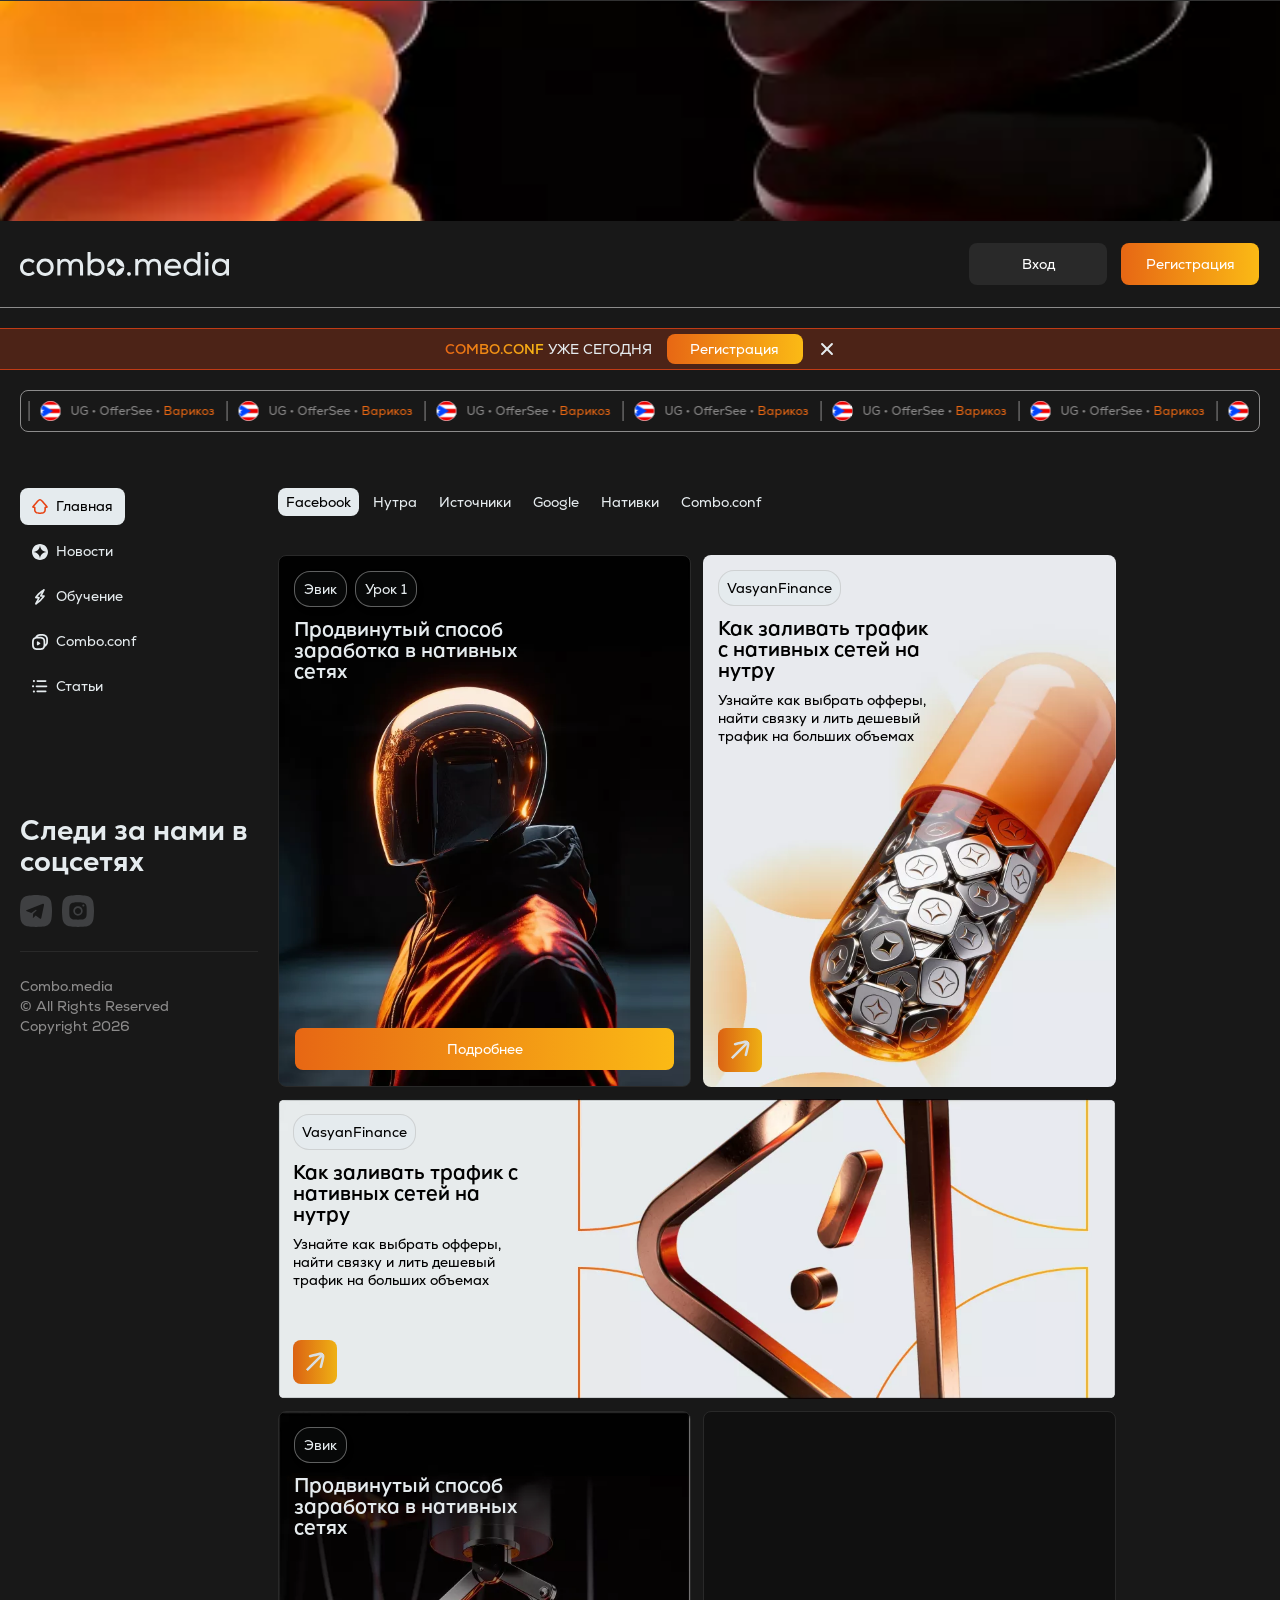
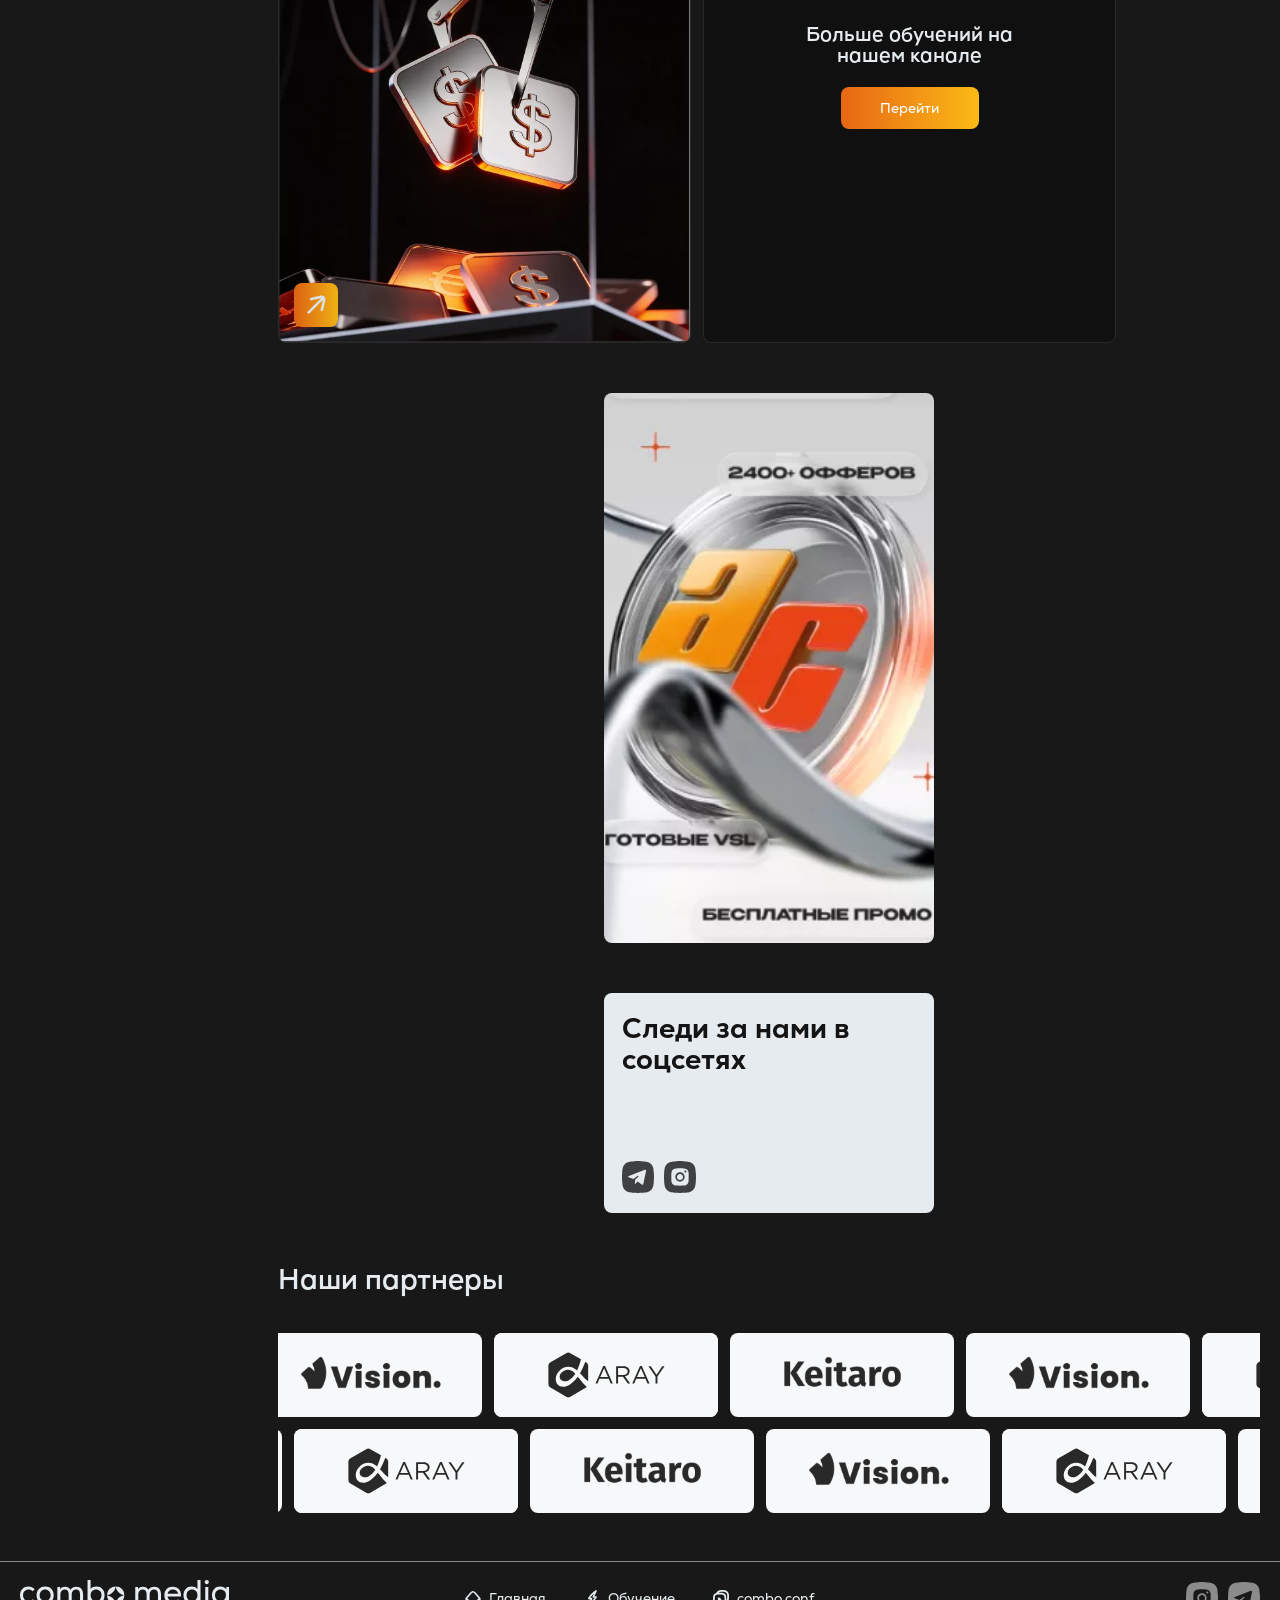
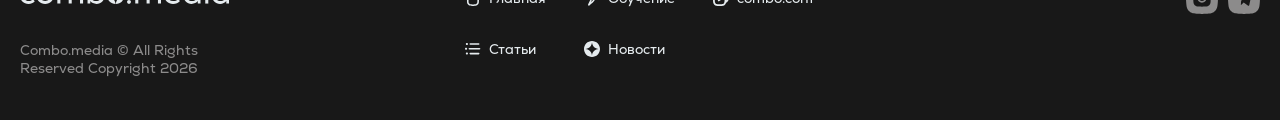
<file: education.html>
<!DOCTYPE html>
<html lang="ru">
<head>
	<title>Education</title>
	<meta charset="UTF-8">
	<meta name="description" content="">
	<meta name="viewport" content="width=device-width, initial-scale=1.0">
	<link href="css/swiper-bundle.min.css" rel="stylesheet">
	<link href="css/style.css" rel="stylesheet">
</head>
<body>
<div class="page-content">
	<section class="hero-top">
		<div class="hero-banner">
			<div class="hero-banner__placeholder" style="background-image: url('img/card1.webp'); background-size: cover; background-position: center;"></div>
		</div>

		<header class="header">
			<div class="container">
				<div class="header-top">
					<a href="#" class="logo">
						<img src="img/logo.svg" alt="Combo Media logo">
					</a>

					<div class="overlay_top">
						<div class="overlay_scroll">
							<div class="only-mobile">
								<div class="block-top-mob">
									<a href="#" class="logo">
										<img src="img/logo.svg" alt="Combo Media logo">
									</a>
									<div class="mob-icons-inners">
										<button class="mob-icon mob-close" type="button" aria-label="Закрыть меню"></button>
									</div>
								</div>
							</div>

							<div class="header-links">
								<a href="#" class="btn btn-dark form_sign_in">Вход</a>
								<a href="#" class="btn btn--gradient form_sign_up">Регистрация</a>
							</div>

							<div class="auth-modal__footer auth-modal__footer--single header-popup-footer">
								<div class="auth-modal__copy">
									<p>Combo.media © 2026</p>
									<p>All rights reserved</p>
								</div>
								<div class="auth-modal__icons">
									<a href="#" class="footer-socials__item" aria-label="Instagram"><img class="social-card__icon-image social-card__icon-image--default" src="img/inst-footer.svg" alt=""><img class="social-card__icon-image social-card__icon-image--hover" src="img/inst-hover.svg" alt=""></a>
									<a href="#" class="footer-socials__item" aria-label="Telegram"><img class="social-card__icon-image social-card__icon-image--default" src="img/tg-footer.svg" alt=""><img class="social-card__icon-image social-card__icon-image--hover" src="img/tg-hover.svg" alt=""></a>
								</div>
							</div>
						</div>
					</div>
					<div class="header-actions">
						<button type="button" class="header-search-toggle modal-search" aria-label="Открыть поиск"></button>
						<button type="button" id="menu-toggle" aria-label="Открыть меню">
							<span id="hamburger">
								<span></span>
								<span></span>
								<span></span>
							</span>
						</button>
					</div>
				</div>
			</div>
		</header>

		<div class="top-cta">
			<div class="container">
				<div class="top-cta__box">
					<p class="top-cta__text"><span class="top-cta__lead">COMBO.CONF</span> УЖЕ СЕГОДНЯ</p>
					<a href="#" class="btn btn--gradient top-cta__btn form_sign_up">Регистрация</a>
					<button class="top-cta__close" type="button" aria-label="Закрыть плашку"></button>
				</div>
			</div>
		</div>

		<div class="ticker">
			<div class="container">
				<div class="ticker__slider">
					<div class="ticker__track">
						<div class="ticker__group">
							<a href="#" class="ticker__item">
								<div class="ticker__item-inner">
									<img class="ticker__icon" src="img/flag.svg" alt="">
									<span class="ticker__text">UG • OfferSee • <span class="ticker__accent">Варикоз</span></span>
								</div>
							</a>
							<a href="#" class="ticker__item">
								<div class="ticker__item-inner">
									<img class="ticker__icon" src="img/flag.svg" alt="">
									<span class="ticker__text">UG • OfferSee • <span class="ticker__accent">Варикоз</span></span>
								</div>
							</a>
							<a href="#" class="ticker__item">
								<div class="ticker__item-inner">
									<img class="ticker__icon" src="img/flag.svg" alt="">
									<span class="ticker__text">UG • OfferSee • <span class="ticker__accent">Варикоз</span></span>
								</div>
							</a>
							<a href="#" class="ticker__item">
								<div class="ticker__item-inner">
									<img class="ticker__icon" src="img/flag.svg" alt="">
									<span class="ticker__text">UG • OfferSee • <span class="ticker__accent">Варикоз</span></span>
								</div>
							</a>
						</div>
					</div>
				</div>
			</div>
		</div>
	</section>

	<div class="main-wrapper">
		<section class="main">
			<div class="container">
				<div class="content-layout">
					<aside class="sidebar sidebar-left">
						<nav class="side-menu">
							<a href="#" class="side-menu__item side-menu__item--active side-menu__item--home"><span class="side-menu__icon-wrap"><img class="side-menu__icon side-menu__icon--default" src="img/menuIcon4.svg" alt=""><img class="side-menu__icon side-menu__icon--hover" src="img/menuIcon4-hover.svg" alt=""></span><span>Главная</span></a>
							<a href="#" class="side-menu__item side-menu__item--news"><span class="side-menu__icon-wrap"><img class="side-menu__icon side-menu__icon--default" src="img/menuIcon2.svg" alt=""><img class="side-menu__icon side-menu__icon--hover" src="img/menuIcon2-hover.svg" alt=""></span><span>Новости</span></a>
							<a href="#" class="side-menu__item side-menu__item--learn"><span class="side-menu__icon-wrap"><img class="side-menu__icon side-menu__icon--default" src="img/menuIcon1.svg" alt=""><img class="side-menu__icon side-menu__icon--hover" src="img/menuIcon1-hover.svg" alt=""></span><span>Обучение</span></a>
							<a href="#" class="side-menu__item side-menu__item--conf"><span class="side-menu__icon-wrap"><img class="side-menu__icon side-menu__icon--default" src="img/menuIcon.svg" alt=""><img class="side-menu__icon side-menu__icon--hover" src="img/menuIcon-hover.svg" alt=""></span><span>Combo.conf</span></a>
							<a href="#" class="side-menu__item side-menu__item--articles"><span class="side-menu__icon-wrap"><img class="side-menu__icon side-menu__icon--default" src="img/menuIcon3.svg" alt=""><img class="side-menu__icon side-menu__icon--hover" src="img/menuIcon3-hover.svg" alt=""></span><span>Статьи</span></a>
						</nav>

						<div class="social-card">
							<h3 class="social-card__title">Следи за нами в соцсетях</h3>
							<div class="social-card__list">
								<a href="#" class="social-card__icon" aria-label="Telegram"><img class="social-card__icon-image social-card__icon-image--default" src="img/tg.svg" alt=""><img class="social-card__icon-image social-card__icon-image--hover" src="img/tg-hover.svg" alt=""></a>
								<a href="#" class="social-card__icon" aria-label="Instagram"><img class="social-card__icon-image social-card__icon-image--default" src="img/inst.svg" alt=""><img class="social-card__icon-image social-card__icon-image--hover" src="img/inst-hover.svg" alt=""></a>
							</div>
							<div class="social-card__copy">
								<p>Combo.media</p>
								<p>© All Rights Reserved</p>
								<p>Copyright 2026</p>
							</div>
						</div>
					</aside>

					<div class="content-center">

						<section class="content-section">
							<div class="news-tabs" data-news-tabs>
								<button class="news-tabs__button is-active" type="button" data-education-filter="facebook">Facebook</button>
								<button class="news-tabs__button" type="button" data-education-filter="nutra">Нутра</button>
								<button class="news-tabs__button" type="button" data-education-filter="sources">Источники</button>
								<button class="news-tabs__button" type="button" data-education-filter="google">Google</button>
								<button class="news-tabs__button" type="button" data-education-filter="native">Нативки</button>
								<button class="news-tabs__button" type="button" data-education-filter="conf">Combo.conf</button>
							</div>
							<div class="education-feed" data-education-feed>
								<div class="education-grid" data-education-panel="facebook">
									<article class="training-card training-card--large education-card--hero" style="background-image: url('img/card-img1.webp');">
										<div class="training-card__labels"><span>Эвик</span><span>Урок 1</span></div>
										<div class="training-card__title">Продвинутый способ заработка в нативных сетях</div>
										<a href="#" class="btn btn--gradient training-card__btn">Подробнее</a>
									</article>
									<article class="training-card training-card--light education-card--top" style="background-image: url('img/item1.webp');">
										<div class="training-card__content">
											<div class="training-card__labels"><span>VasyanFinance</span></div>
											<div class="training-card__title">Как заливать трафик с нативных сетей на нутру</div>
											<p>Узнайте как выбрать офферы, найти связку и лить дешевый трафик на больших объемах</p>
										</div>
										<a href="#" class="training-card__arrow" aria-label="Подробнее"><img src="img/arrow.svg" alt=""></a>
									</article>
									<article class="training-card training-card--light education-card--wide education-card--wide-mob" style="background-image: url('img/item.webp');">
										<img src="img/item-1-mob.webp" alt="" class="education-card__mobile-image">
										<div class="training-card__content">
											<div class="training-card__labels"><span>VasyanFinance</span></div>
											<div class="training-card__title">Как заливать трафик с нативных сетей на нутру</div>
											<p>Узнайте как выбрать офферы, найти связку и лить дешевый трафик на больших объемах</p>
										</div>

										<a href="#" class="training-card__arrow" aria-label="Подробнее"><img src="img/arrow.svg" alt=""></a>
									</article>
									<article class="training-card training-card--large education-card--hero education-card--hero-arrow" style="background-image: url('img/item2.webp');">
										<div class="training-card__labels"><span>Эвик</span></div>
										<div class="training-card__title">Продвинутый способ заработка в нативных сетях</div>
										<a href="#" class="training-card__arrow" aria-label="Подробнее"><img src="img/arrow.svg" alt=""></a>
									</article>
									<article class="training-card training-card--dark training-card--large education-card--cta">
										<div class="training-card__content">
											<div class="training-card__title">Больше обучений на нашем канале</div>
											<a href="#" class="btn btn--gradient training-card__btn">Перейти</a>
										</div>
									</article>
								</div>
								<div class="education-grid" data-education-panel="nutra" hidden>
									<article class="training-card training-card--large education-card--hero" style="background-image: url('img/back1.webp');">
										<div class="training-card__labels"><span>Нутра</span><span>Модуль 2</span></div>
										<div class="training-card__title">Как собрать воронку под нутру и масштабировать её без лишних тестов</div>
										<a href="#" class="btn btn--gradient training-card__btn">Подробнее</a>
									</article>
									<article class="training-card training-card--light education-card--top" style="background-image: url('img/item1.webp');">
										<div class="training-card__content">
											<div class="training-card__labels"><span>Nutra Desk</span></div>
											<div class="training-card__title">Офферы, прокладки и креативы для связок в нутре</div>
											<p>Разбираем офферы, подготовку прелендов и выбор подходов под объёмный залив</p>
										</div>
										<img src="img/card-img4.webp" alt="Офферы, прокладки и креативы для связок в нутре" class="training-card__image training-card__image--top">
										<a href="#" class="training-card__arrow" aria-label="Подробнее"><img src="img/arrow.svg" alt=""></a>
									</article>
									<article class="training-card training-card--light education-card--wide education-card--wide-mob" style="background-image: url('img/item.webp');">
										<img src="img/item-1-mob.webp" alt="" class="education-card__mobile-image">
										<div class="training-card__content">
											<div class="training-card__labels"><span>Nutra Desk</span></div>
											<div class="training-card__title">Как анализировать окуп и принимать решения по связке</div>
											<p>Показываем, какие метрики смотреть в первые дни и когда стоит резать кампанию</p>
										</div>
										<img src="img/card-img4.webp" alt="Как анализировать окуп и принимать решения по связке" class="training-card__image training-card__image--top">
										<a href="#" class="training-card__arrow" aria-label="Подробнее"><img src="img/arrow.svg" alt=""></a>
									</article>
									<article class="training-card training-card--large education-card--hero education-card--hero-arrow" style="background-image: url('img/item2.webp');">
										<div class="training-card__labels"><span>Практика</span></div>
										<div class="training-card__title">Прогрев, call-центры и автоворонки в нутре</div>
										<a href="#" class="training-card__arrow" aria-label="Подробнее"><img src="img/arrow.svg" alt=""></a>
									</article>
									<article class="training-card training-card--dark training-card--large education-card--cta">
										<div class="training-card__content">
											<div class="training-card__title">Гайд по работе с нутрой внутри канала</div>
											<a href="#" class="btn btn--gradient training-card__btn">Перейти</a>
										</div>
									</article>
								</div>
								<div class="education-grid" data-education-panel="sources" hidden>
									<article class="training-card training-card--large education-card--hero" style="background-image: url('img/card-img1.webp');">
										<div class="training-card__labels"><span>Трафик</span><span>Урок 3</span></div>
										<div class="training-card__title">Источники трафика: от выбора площадки до первой связки</div>
										<a href="#" class="btn btn--gradient training-card__btn">Подробнее</a>
									</article>
									<article class="training-card training-card--light education-card--top" style="background-image: url('img/item1.webp');">
										<div class="training-card__content">
											<div class="training-card__labels"><span>Traffic Lab</span></div>
											<div class="training-card__title">Как сравнивать Facebook, Google, native и push по качеству лидов</div>
											<p>Собрали базу по плюсам, ограничениям и точкам входа для разных источников</p>
										</div>
										<img src="img/card-img4.webp" alt="Как сравнивать Facebook, Google, native и push по качеству лидов" class="training-card__image training-card__image--top">
										<a href="#" class="training-card__arrow" aria-label="Подробнее"><img src="img/arrow.svg" alt=""></a>
									</article>
									<article class="training-card training-card--light education-card--wide education-card--wide-mob" style="background-image: url('img/item.webp');">
										<img src="img/item-1-mob.webp" alt="" class="education-card__mobile-image">
										<div class="training-card__content">
											<div class="training-card__labels"><span>Traffic Lab</span></div>
											<div class="training-card__title">Что важнее: CPM, CPC или качество дальнейшей воронки</div>
											<p>Показываем, как не обманываться дешёвым трафиком и смотреть глубже</p>
										</div>
										<img src="img/card-img4.webp" alt="Что важнее: CPM, CPC или качество дальнейшей воронки" class="training-card__image training-card__image--top">
										<a href="#" class="training-card__arrow" aria-label="Подробнее"><img src="img/arrow.svg" alt=""></a>
									</article>
									<article class="training-card training-card--large education-card--hero education-card--hero-arrow" style="background-image: url('img/item2.webp');">
										<div class="training-card__labels"><span>Разбор</span></div>
										<div class="training-card__title">Как быстро находить рабочий источник под конкретный оффер</div>
										<a href="#" class="training-card__arrow" aria-label="Подробнее"><img src="img/arrow.svg" alt=""></a>
									</article>
									<article class="training-card training-card--dark training-card--large education-card--cta">
										<div class="training-card__content">
											<div class="training-card__title">Таблицы и чеклисты по источникам в канале</div>
											<a href="#" class="btn btn--gradient training-card__btn">Перейти</a>
										</div>
									</article>
								</div>
								<div class="education-grid" data-education-panel="google" hidden>
									<article class="training-card training-card--large education-card--hero" style="background-image: url('img/back2.webp');">
										<div class="training-card__labels"><span>Google</span><span>Урок 1</span></div>
										<div class="training-card__title">Google Ads для арбитража: структура аккаунта и первые кампании</div>
										<a href="#" class="btn btn--gradient training-card__btn">Подробнее</a>
									</article>
									<article class="training-card training-card--light education-card--top" style="background-image: url('img/item1.webp');">
										<div class="training-card__content">
											<div class="training-card__labels"><span>Google Flow</span></div>
											<div class="training-card__title">Как пройти модерацию и не сжечь сетап на старте</div>
											<p>Разбираем базовую подготовку, платежки, прогрев и безопасный запуск</p>
										</div>
										<img src="img/card-img4.webp" alt="Как пройти модерацию и не сжечь сетап на старте" class="training-card__image training-card__image--top">
										<a href="#" class="training-card__arrow" aria-label="Подробнее"><img src="img/arrow.svg" alt=""></a>
									</article>
									<article class="training-card training-card--light education-card--wide " style="background-image: url('img/item.webp');">
										<img src="img/item-1-mob.webp" alt="" class="education-card__mobile-image">
										<div class="training-card__content">
											<div class="training-card__labels"><span>Google Flow</span></div>
											<div class="training-card__title">Поиск, КМС и PMax: что реально использовать в арбитраже</div>
											<p>Разложили по сценариям, бюджету и скорости набора статистики</p>
										</div>
										<img src="img/card-img4.webp" alt="Поиск, КМС и PMax: что реально использовать в арбитраже" class="training-card__image training-card__image--top">
										<a href="#" class="training-card__arrow" aria-label="Подробнее"><img src="img/arrow.svg" alt=""></a>
									</article>
									<article class="training-card training-card--large education-card--hero education-card--hero-arrow" style="background-image: url('img/back1.webp');">
										<div class="training-card__labels"><span>Google</span></div>
										<div class="training-card__title">Креативы, ленды и связки под Google без лишних банов</div>
										<a href="#" class="training-card__arrow" aria-label="Подробнее"><img src="img/arrow.svg" alt=""></a>
									</article>
									<article class="training-card training-card--dark training-card--large education-card--cta">
										<div class="training-card__content">
											<div class="training-card__title">Дополнительные уроки по Google в канале</div>
											<a href="#" class="btn btn--gradient training-card__btn">Перейти</a>
										</div>
									</article>
								</div>
								<div class="education-grid" data-education-panel="native" hidden>
									<article class="training-card training-card--large education-card--hero" style="background-image: url('img/card-img1.webp');">
										<div class="training-card__labels"><span>Нативки</span><span>Урок 1</span></div>
										<div class="training-card__title">Нативная реклама: как зайти в вертикаль и быстро получить первые лиды</div>
										<a href="#" class="btn btn--gradient training-card__btn">Подробнее</a>
									</article>
									<article class="training-card training-card--light education-card--top" style="background-image: url('img/item1.webp');">
										<div class="training-card__content">
											<div class="training-card__labels"><span>Native Lab</span></div>
											<div class="training-card__title">Как писать заголовки и выбирать связки под native-источники</div>
											<p>Собрали принципы упаковки оффера под новостную и рекомендательную выдачу</p>
										</div>
										<img src="img/card-img4.webp" alt="Как писать заголовки и выбирать связки под native-источники" class="training-card__image training-card__image--top">
										<a href="#" class="training-card__arrow" aria-label="Подробнее"><img src="img/arrow.svg" alt=""></a>
									</article>
									<article class="training-card training-card--light education-card--wide education-card--wide-mob" style="background-image: url('img/item.webp');">
										<img src="img/item-1-mob.webp" alt="" class="education-card__mobile-image">
										<div class="training-card__content">
											<div class="training-card__labels"><span>Native Lab</span></div>
											<div class="training-card__title">Плейсменты, CTR и black/white листы без хаоса в закупке</div>
											<p>Показываем, как чистить трафик и собирать стабильный объём</p>
										</div>
										<img src="img/card-img4.webp" alt="Плейсменты, CTR и black/white листы без хаоса в закупке" class="training-card__image training-card__image--top">
										<a href="#" class="training-card__arrow" aria-label="Подробнее"><img src="img/arrow.svg" alt=""></a>
									</article>
									<article class="training-card training-card--large education-card--hero education-card--hero-arrow" style="background-image: url('img/item2.webp');">
										<div class="training-card__labels"><span>Нативки</span></div>
										<div class="training-card__title">Сборка рабочих прелендов и подходов под native</div>
										<a href="#" class="training-card__arrow" aria-label="Подробнее"><img src="img/arrow.svg" alt=""></a>
									</article>
									<article class="training-card training-card--dark training-card--large education-card--cta">
										<div class="training-card__content">
											<div class="training-card__title">Больше разборов по native-кампаниям</div>
											<a href="#" class="btn btn--gradient training-card__btn">Перейти</a>
										</div>
									</article>
								</div>
								<div class="education-grid" data-education-panel="conf" hidden>
									<article class="training-card training-card--large education-card--hero" style="background-image: url('img/back1.webp');">
										<div class="training-card__labels"><span>Combo.conf</span><span>2026</span></div>
										<div class="training-card__title">Combo.conf: материалы и разборы докладов после конференции</div>
										<a href="#" class="btn btn--gradient training-card__btn">Подробнее</a>
									</article>
									<article class="training-card training-card--light education-card--top" style="background-image: url('img/item1.webp');">
										<div class="training-card__content">
											<div class="training-card__labels"><span>Combo.conf</span></div>
											<div class="training-card__title">Лучшие выступления по медиабаингу, командам и масштабированию</div>
											<p>Собрали практику из докладов и упаковали в короткие учебные материалы</p>
										</div>
										<img src="img/card-img4.webp" alt="Лучшие выступления по медиабаингу, командам и масштабированию" class="training-card__image training-card__image--top">
										<a href="#" class="training-card__arrow" aria-label="Подробнее"><img src="img/arrow.svg" alt=""></a>
									</article>
									<article class="training-card training-card--light education-card--wide education-card--wide-mob" style="background-image: url('img/item.webp');">
										<img src="img/item-1-mob.webp" alt="" class="education-card__mobile-image">
										<div class="training-card__content">
											<div class="training-card__labels"><span>Combo.conf</span></div>
											<div class="training-card__title">Какие темы стоит изучить после конференции в первую очередь</div>
											<p>Дорожная карта по материалам для новичков и действующих команд</p>
										</div>
										<img src="img/card-img4.webp" alt="Какие темы стоит изучить после конференции в первую очередь" class="training-card__image training-card__image--top">
										<a href="#" class="training-card__arrow" aria-label="Подробнее"><img src="img/arrow.svg" alt=""></a>
									</article>
									<article class="training-card training-card--large education-card--hero education-card--hero-arrow" style="background-image: url('img/item2.webp');">
										<div class="training-card__labels"><span>Материалы</span></div>
										<div class="training-card__title">Конспекты, презентации и практические заметки combo.conf</div>
										<a href="#" class="training-card__arrow" aria-label="Подробнее"><img src="img/arrow.svg" alt=""></a>
									</article>
									<article class="training-card training-card--dark training-card--large education-card--cta">
										<div class="training-card__content">
											<div class="training-card__title">Полная библиотека combo.conf в канале</div>
											<a href="#" class="btn btn--gradient training-card__btn">Перейти</a>
										</div>
									</article>
								</div>
							</div>
						</section>

										<section class="content-section mobile-flow-block mobile-flow-block--banner" aria-label="Блок баннера">
											<a href="#" class="mobile-flow-block__banner">
												<img src="img/sidebar_banner.webp" alt="Баннер Combo Media">
											</a>
										</section>
										<section class="content-section mobile-flow-block mobile-flow-block--social" aria-label="Блок соцсетей">
											<div class="mobile-flow-block__social">
												<h3 class="mobile-flow-block__title">Следи за нами в соцсетях</h3>
												<div class="social-card__list">
													<a href="#" class="social-card__icon" aria-label="Telegram"><img class="social-card__icon-image social-card__icon-image--default" src="img/tg.svg" alt=""><img class="social-card__icon-image social-card__icon-image--hover" src="img/tg-hover.svg" alt=""></a>
													<a href="#" class="social-card__icon" aria-label="Instagram"><img class="social-card__icon-image social-card__icon-image--default" src="img/inst.svg" alt=""><img class="social-card__icon-image social-card__icon-image--hover" src="img/inst-hover.svg" alt=""></a>
												</div>
											</div>
										</section>

						<section class="content-section">
							<div class="section-heading">
								<div>Наши партнеры</div>
							</div>
							<div class="partners-grid">
								<div class="sponsors-wrap">
									<div class="sponsors-inners">
										<a href="#" class="sponsor-item">
											<img src="img/sponsor1.png" alt="Sponsor">
										</a>
										<a href="#" class="sponsor-item">
											<img src="img/sponsor2.svg" alt="Sponsor">
										</a>
										<a href="#" class="sponsor-item">
											<img src="img/sponsor3.png" alt="Sponsor">
										</a>
									</div>
									<div aria-hidden="true" class="sponsors-inners">
										<a href="#" class="sponsor-item">
											<img src="img/sponsor1.png" alt="">
										</a>
										<a href="#" class="sponsor-item">
											<img src="img/sponsor2.svg" alt="">
										</a>
										<a href="#" class="sponsor-item">
											<img src="img/sponsor3.png" alt="">
										</a>
									</div>
									<div aria-hidden="true" class="sponsors-inners">
										<a href="#" class="sponsor-item">
											<img src="img/sponsor1.png" alt="">
										</a>
										<a href="#" class="sponsor-item">
											<img src="img/sponsor2.svg" alt="">
										</a>
										<a href="#" class="sponsor-item">
											<img src="img/sponsor3.png" alt="">
										</a>
									</div>
								</div>
								<div class="sponsors-wrap sponsors-row2">
									<div class="sponsors-inners">
										<a href="#" class="sponsor-item">
											<img src="img/sponsor1.png" alt="Sponsor">
										</a>
										<a href="#" class="sponsor-item">
											<img src="img/sponsor2.svg" alt="Sponsor">
										</a>
										<a href="#" class="sponsor-item">
											<img src="img/sponsor3.png" alt="Sponsor">
										</a>
									</div>
									<div aria-hidden="true" class="sponsors-inners">
										<a href="#" class="sponsor-item">
											<img src="img/sponsor1.png" alt="">
										</a>
										<a href="#" class="sponsor-item">
											<img src="img/sponsor2.svg" alt="">
										</a>
										<a href="#" class="sponsor-item">
											<img src="img/sponsor3.png" alt="">
										</a>
									</div>
									<div aria-hidden="true" class="sponsors-inners">
										<a href="#" class="sponsor-item">
											<img src="img/sponsor1.png" alt="">
										</a>
										<a href="#" class="sponsor-item">
											<img src="img/sponsor2.svg" alt="">
										</a>
										<a href="#" class="sponsor-item">
											<img src="img/sponsor3.png" alt="">
										</a>
									</div>
								</div>
							</div>
						</section>


				</div>
				
					<aside class="sidebar sidebar-right">
						<div class="search-panel">
							<form id="search-form" class="search-form" action="">
								<input type="search" class="form-control" name="query" value="" maxlength="100" placeholder="Поиск" aria-required="true">
								<button class="search-form__clear" type="button" aria-label="Очистить поиск"></button>
							</form>
						</div>

						<div class="ad-card">
							<a href="" class="ad-card__visual">
								<img src="img/sidebar_banner.webp" alt="Готовые WhiteHat промо">
							</a>
						</div>

						<a href="#" class="back-to-top" aria-label="Наверх">
							<img src="img/arrow.svg" alt="">
						</a>
					</aside>
			</div>
		</section>
	</div>

	<footer class="footer">
		<div class="container">
			<div class="footer-wrapper">
				<div class="footer-brand">
					<a href="#" class="logo">
						<img src="img/logo.svg" alt="Combo Media logo">
					</a>
					<div class="footer-copy">
						<p>Combo.media © All Rights</p>
						<p>Reserved Copyright 2026</p>
					</div>
				</div>

				<nav class="footer-nav footer-nav--desktop">
					<a href="#" class="footer-nav__item"><span class="footer-nav__icon-wrap"><img class="footer-nav__icon footer-nav__icon--default" src="img/menuIcon4.svg" alt=""><img class="footer-nav__icon footer-nav__icon--hover" src="img/menuIcon4-hover.svg" alt=""></span><span>Главная</span></a>
					<a href="#" class="footer-nav__item"><span class="footer-nav__icon-wrap"><img class="footer-nav__icon footer-nav__icon--default" src="img/menuIcon1.svg" alt=""><img class="footer-nav__icon footer-nav__icon--hover" src="img/menuIcon1-hover.svg" alt=""></span><span>Обучение</span></a>
					<a href="#" class="footer-nav__item"><span class="footer-nav__icon-wrap"><img class="footer-nav__icon footer-nav__icon--default" src="img/menuIcon.svg" alt=""><img class="footer-nav__icon footer-nav__icon--hover" src="img/menuIcon-hover.svg" alt=""></span><span>combo.conf</span></a>
					<a href="#" class="footer-nav__item"><span class="footer-nav__icon-wrap"><img class="footer-nav__icon footer-nav__icon--default" src="img/menuIcon3.svg" alt=""><img class="footer-nav__icon footer-nav__icon--hover" src="img/menuIcon3-hover.svg" alt=""></span><span>Статьи</span></a>
					<a href="#" class="footer-nav__item"><span class="footer-nav__icon-wrap"><img class="footer-nav__icon footer-nav__icon--default" src="img/menuIcon2.svg" alt=""><img class="footer-nav__icon footer-nav__icon--hover" src="img/menuIcon2-hover.svg" alt=""></span><span>Новости</span></a>
				</nav>

				<div class="footer-socials">
					<a href="#" class="footer-socials__item" aria-label="Instagram"><img class="social-card__icon-image social-card__icon-image--default" src="img/inst-footer.svg" alt=""><img class="social-card__icon-image social-card__icon-image--hover" src="img/inst-hover.svg" alt=""></a>
					<a href="#" class="footer-socials__item" aria-label="Telegram"><img class="social-card__icon-image social-card__icon-image--default" src="img/tg-footer.svg" alt=""><img class="social-card__icon-image social-card__icon-image--hover" src="img/tg-hover.svg" alt=""></a>
				</div>
			</div>
		</div>
	</footer>
		<nav class="footer-nav footer-nav--mobile">
			<a href="#" class="footer-nav__center-link" aria-label="Combo.conf"><img src="img/ff.svg" alt=""></a>
			<a href="#" class="footer-nav__item"><span class="footer-nav__icon-wrap"><img class="footer-nav__icon footer-nav__icon--default" src="img/menuIcon4.svg" alt=""><img class="footer-nav__icon footer-nav__icon--hover" src="img/menuIcon4-hover.svg" alt=""></span><span>Главная</span></a>
			<a href="#" class="footer-nav__item"><span class="footer-nav__icon-wrap"><img class="footer-nav__icon footer-nav__icon--default" src="img/menuIcon1.svg" alt=""><img class="footer-nav__icon footer-nav__icon--hover" src="img/menuIcon1-hover.svg" alt=""></span><span>Обучение</span></a>
			<a href="#" class="footer-nav__item"><span class="footer-nav__icon-wrap"></span><span>combo.conf</span></a>
		<a href="#" class="footer-nav__item"><span class="footer-nav__icon-wrap"><img class="footer-nav__icon footer-nav__icon--default" src="img/menuIcon3.svg" alt=""><img class="footer-nav__icon footer-nav__icon--hover" src="img/menuIcon3-hover.svg" alt=""></span><span>Статьи</span></a>
		<a href="#" class="footer-nav__item"><span class="footer-nav__icon-wrap"><img class="footer-nav__icon footer-nav__icon--default" src="img/menuIcon2.svg" alt=""><img class="footer-nav__icon footer-nav__icon--hover" src="img/menuIcon2-hover.svg" alt=""></span><span>Новости</span></a>
	</nav>
</div>

<div class="overlay"></div>

<div class="modal" id="modal-search">
	<div class="modal_main">
		<div class="modal_wrapper">
			<div class="modal_body">
				<div class="search-wrapper">
					<div class="search-box">
						<form id="search-form-modal" class="search-form" action="">
							<input type="search" class="form-control" name="query" value="" maxlength="100" placeholder="Поиск" aria-required="true">
							<button class="search-form__clear" type="button" aria-label="Очистить поиск"></button>
						</form>
						<button class="modal_close auth-modal__close" type="button" aria-label="Закрыть">×</button>
					</div>
					<div class="search-results">
						<div class="search-result-item">
							<h3>Интенсив по нутре от combo.conf</h3>
							<p>Старый поиск возвращён как UI-блок. Подключение логики поиска можно будет доделать отдельно.</p>
						</div>
						<div class="search-result-item">
							<h3>Как заливать трафик с нативных сетей</h3>
							<p>Быстрый доступ к материалам, новостям и карточкам внутри контентной части.</p>
						</div>
					</div>
				</div>
			</div>
		</div>
	</div>
</div>

<div class="modal" id="sign_in_modal">
	<div class="modal_main modal_main--auth modal_main--auth-lg">
		<div class="modal_wrapper auth-modal auth-modal--large">
			<button class="modal_close auth-modal__close" type="button" aria-label="Закрыть">×</button>
			<div class="auth-modal__layout">
				<div class="auth-modal__content">
					<p class="modal_title auth-modal__title">Вход</p>
					<div class="auth-modal__socials">
						<a href="#" class="auth-social auth-social--tg" aria-label="Telegram"><img src="img/soc.svg" alt=""></a>
						<a href="#" class="auth-social auth-social--google" aria-label="Google"><img src="img/soc1.svg" alt=""></a>
						<a href="#" class="auth-social auth-social--facebook" aria-label="Facebook"><img src="img/soc2.svg" alt=""></a>
					</div>
					<form action="" method="" class="form-modal auth-form">
						<div class="form-modal_groups">
							<div class="form-group">
								<input name="login" placeholder="Ваше имя" type="text">
							</div>
							<div class="form-group">
								<input name="password" id="login-password" placeholder="Ваш пароль" type="password">
								<span class="toggle-password" data-target="login-password"></span>
							</div>
							<div class="form-group form-group-btn">
								<button type="submit" class="btn auth-btn auth-btn--light">Войти</button>
							</div>
							<a href="#" class="auth-form__sub-link" data-open-modal="#reset_password_modal">Забыли пароль?</a>
							<p class="tt">Нет аккаунта?</p>
							<a href="#" class="btn btn--gradient auth-btn form_sign_up">Регистрация</a>
						</div>
					</form>
					<div class="auth-modal__footer">
						<div class="auth-modal__copy">
							<p>Combo.media © 2026</p>
							<p>All rights reserved</p>
						</div>
						<div class="auth-modal__icons">
							<a href="#" class="footer-socials__item" aria-label="Instagram"><img class="social-card__icon-image social-card__icon-image--default" src="img/inst-footer.svg" alt=""><img class="social-card__icon-image social-card__icon-image--hover" src="img/inst-hover.svg" alt=""></a>
							<a href="#" class="footer-socials__item" aria-label="Telegram"><img class="social-card__icon-image social-card__icon-image--default" src="img/tg-footer.svg" alt=""><img class="social-card__icon-image social-card__icon-image--hover" src="img/tg-hover.svg" alt=""></a>
						</div>
					</div>
				</div>
				<div class="auth-modal__visual">
					<img src="img/modal1.webp" alt="Вход Combo.media">
				</div>
			</div>
		</div>
	</div>
</div>

<div class="modal" id="sign_up_modal">
	<div class="modal_main modal_main--auth modal_main--auth-lg">
		<div class="modal_wrapper auth-modal auth-modal--large">
			<button class="modal_close auth-modal__close" type="button" aria-label="Закрыть">×</button>
			<div class="auth-modal__layout">
				<div class="auth-modal__content">
					<p class="modal_title auth-modal__title">Регистрация</p>
					<div class="auth-modal__socials">
						<a href="#" class="auth-social auth-social--tg" aria-label="Telegram"><img src="img/soc.svg" alt=""></a>
						<a href="#" class="auth-social auth-social--google" aria-label="Google"><img src="img/soc1.svg" alt=""></a>
						<a href="#" class="auth-social auth-social--facebook" aria-label="Facebook"><img src="img/soc2.svg" alt=""></a>
					</div>
					<form action="" method="" class="form-modal auth-form">
						<div class="form-modal_groups">
							<div class="form-group">
								<input name="email" placeholder="Ваша почта" type="email">
								<span class="required-mark" aria-hidden="true">*</span>
							</div>
							<div class="form-group">
								<input name="nickname" placeholder="Ваше имя" type="text">
								<span class="required-mark" aria-hidden="true">*</span>
							</div>
							<div class="form-group">
								<input name="password" id="signup-password" placeholder="Установите пароль" type="password">
								<span class="toggle-password" data-target="signup-password"></span>
								<span class="required-mark required-mark--password" aria-hidden="true">*</span>
							</div>
							<div class="form-group">
								<input name="repeat-password" id="signup-repeat-password" placeholder="Повторите пароль" type="password">
								<span class="toggle-password" data-target="signup-repeat-password"></span>
								<span class="required-mark required-mark--password" aria-hidden="true">*</span>
							</div>
							<div class="form-group">
								<input name="telegram" placeholder="Ваш Telegram" type="text">
							</div>
							<div class="form-group form-group-check">
								<div class="check">
									<div class="check-in">
										<input id="termsCheck" type="checkbox" name="terms_check">
										<label for="termsCheck">
											<span class="check-copy"></span>
											<span>Я согласен (-на) с <a href="#">Условиями и положениями</a><br>и подтверждаю, что мне исполнилось 18 лет</span>
										</label>
									</div>
								</div>
							</div>
							<div class="form-group form-group-btn">
								<button type="submit" class="btn btn--gradient auth-btn">Регистрация</button>
							</div>
							<p class="tt">Уже есть аккаунт?</p>
							<a href="#" class="btn auth-btn auth-btn--light form_sign_in">Войти</a>
						</div>
					</form>
					<div class="auth-modal__footer">
						<div class="auth-modal__copy">
							<p>Combo.media © 2026</p>
							<p>All rights reserved</p>
						</div>
						<div class="auth-modal__icons">
							<a href="#" class="footer-socials__item" aria-label="Instagram"><img class="social-card__icon-image social-card__icon-image--default" src="img/inst-footer.svg" alt=""><img class="social-card__icon-image social-card__icon-image--hover" src="img/inst-hover.svg" alt=""></a>
							<a href="#" class="footer-socials__item" aria-label="Telegram"><img class="social-card__icon-image social-card__icon-image--default" src="img/tg-footer.svg" alt=""><img class="social-card__icon-image social-card__icon-image--hover" src="img/tg-hover.svg" alt=""></a>
						</div>
					</div>
				</div>
				<div class="auth-modal__visual">
					<img src="img/modal.webp" alt="Регистрация Combo.media">
				</div>
			</div>
		</div>
	</div>
</div>

<div class="modal" id="reset_password_modal">
	<div class="modal_main modal_main--auth modal_main--auth-sm">
		<div class="modal_wrapper auth-modal auth-modal--small">
			<button class="modal_close auth-modal__close" type="button" aria-label="Закрыть">×</button>
			<div class="auth-modal__content auth-modal__content--single">
				<p class="modal_title auth-modal__title">Восстановление пароля</p>
				<p class="auth-modal__description">Укажите вашу почту и мы вышлем новый пароль</p>
				<form action="" method="" class="form-modal auth-form reset-password-form">
					<div class="form-modal_groups">
						<div class="form-group">
							<input name="reset-email" placeholder="Ваша почта" type="email">
						</div>
						<div class="form-group form-group-btn">
							<button type="button" class="btn auth-btn auth-btn--light form_sign_in">Войти</button>
						</div>
						<div class="form-group form-group-btn">
							<button type="submit" class="btn btn--gradient auth-btn">Регистрация</button>
						</div>
					</div>
				</form>
				<div class="auth-modal__footer auth-modal__footer--single">
					<div class="auth-modal__copy">
						<p>Combo.media © 2026</p>
						<p>All rights reserved</p>
					</div>
					<div class="auth-modal__icons">
						<a href="#" class="footer-socials__item" aria-label="Instagram"><img class="social-card__icon-image social-card__icon-image--default" src="img/inst-footer.svg" alt=""><img class="social-card__icon-image social-card__icon-image--hover" src="img/inst-hover.svg" alt=""></a>
						<a href="#" class="footer-socials__item" aria-label="Telegram"><img class="social-card__icon-image social-card__icon-image--default" src="img/tg-footer.svg" alt=""><img class="social-card__icon-image social-card__icon-image--hover" src="img/tg-hover.svg" alt=""></a>
					</div>
				</div>
			</div>
		</div>
	</div>
</div>

<div class="modal" id="reset_password_success_modal">
	<div class="modal_main modal_main--auth modal_main--auth-sm">
		<div class="modal_wrapper auth-modal auth-modal--small">
			<button class="modal_close auth-modal__close" type="button" aria-label="Закрыть">×</button>
			<div class="auth-modal__content auth-modal__content--single auth-modal__content--compact">
				<p class="modal_title auth-modal__title">Отправили пароль<br>на вашу электронную<br>почту</p>
				<div class="form-group form-group-btn">
					<button type="button" class="btn auth-btn auth-btn--light" data-close-modal>Хорошо, спасибо</button>
				</div>
				<div class="auth-modal__footer auth-modal__footer--single">
					<div class="auth-modal__copy">
						<p>Combo.media © 2026</p>
						<p>All rights reserved</p>
					</div>
					<div class="auth-modal__icons">
						<a href="#" class="footer-socials__item" aria-label="Instagram"><img class="social-card__icon-image social-card__icon-image--default" src="img/inst-footer.svg" alt=""><img class="social-card__icon-image social-card__icon-image--hover" src="img/inst-hover.svg" alt=""></a>
						<a href="#" class="footer-socials__item" aria-label="Telegram"><img class="social-card__icon-image social-card__icon-image--default" src="img/tg-footer.svg" alt=""><img class="social-card__icon-image social-card__icon-image--hover" src="img/tg-hover.svg" alt=""></a>
					</div>
				</div>
			</div>
		</div>
	</div>
</div>


<script src="js/jquery.min.js"></script>
<script src="js/swiper-bundle.min.js"></script>
<script src="js/main.js"></script>
</body>
</html>
</file>
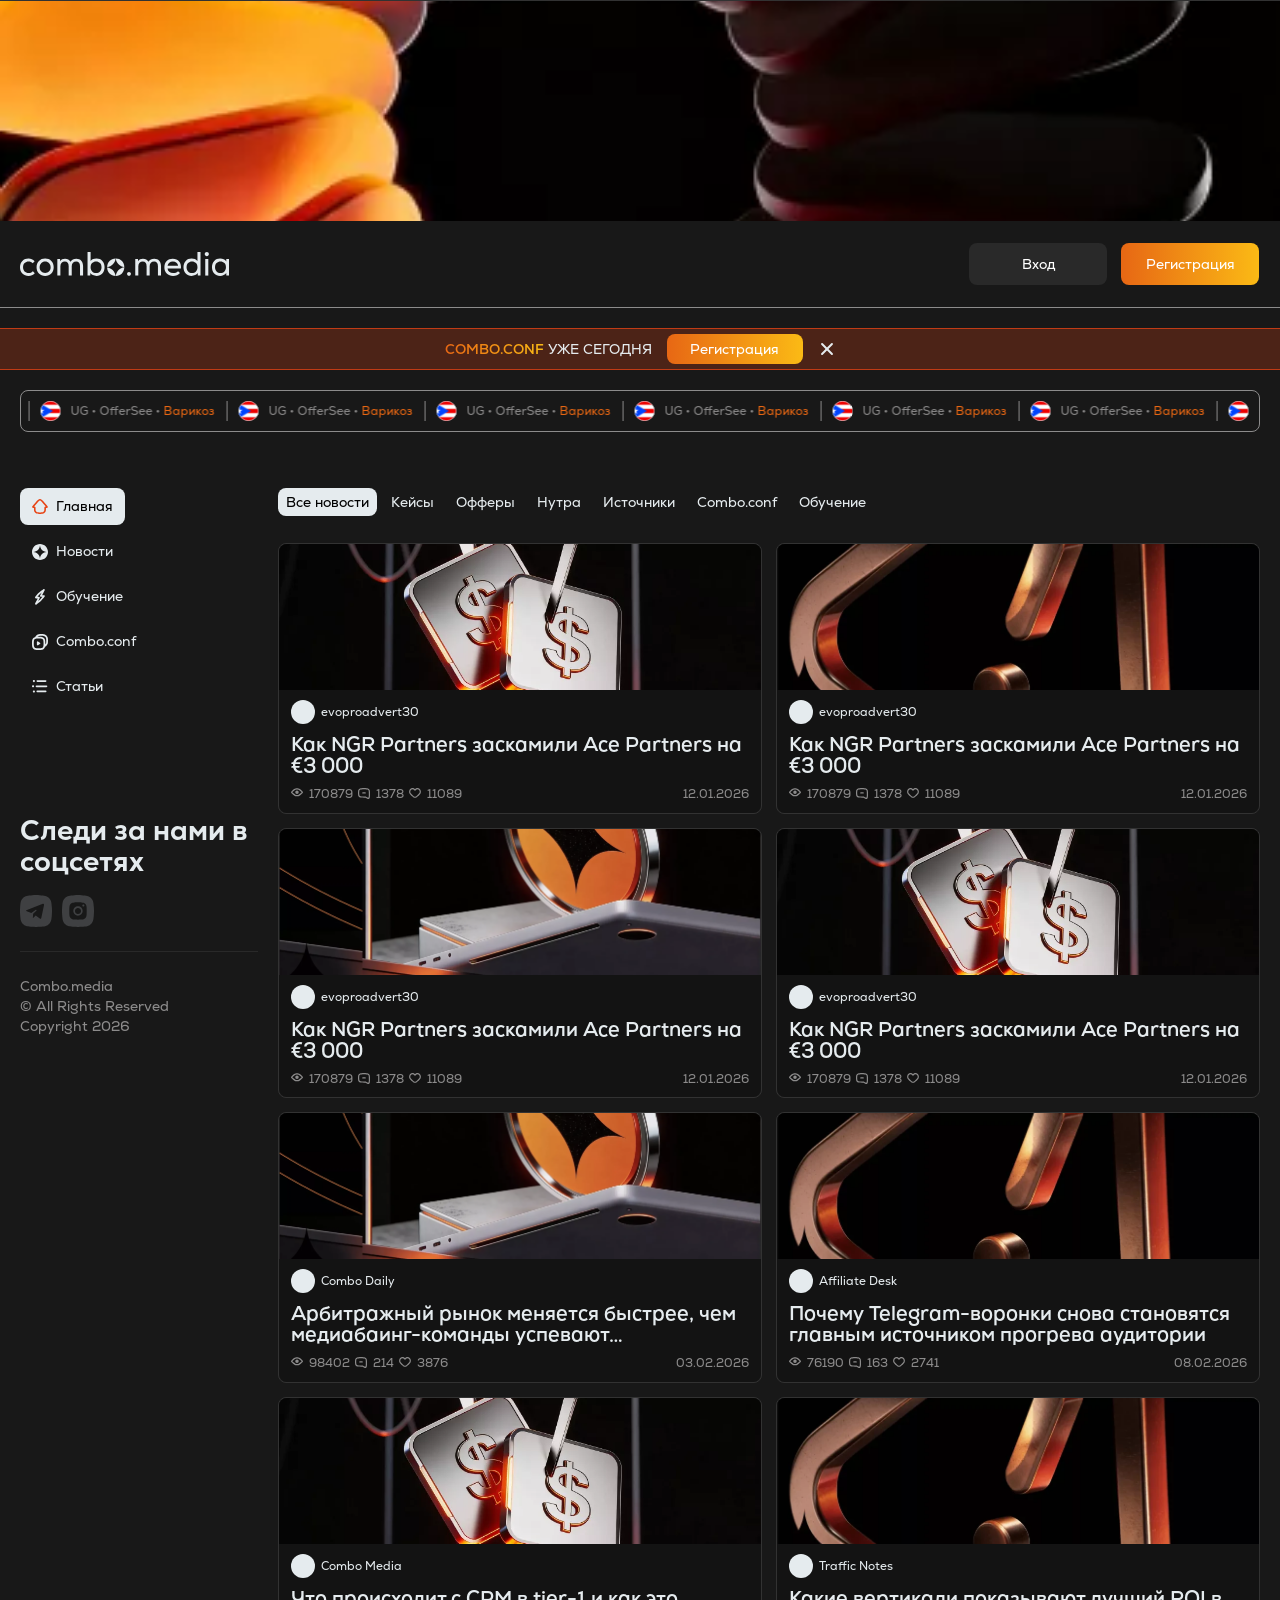
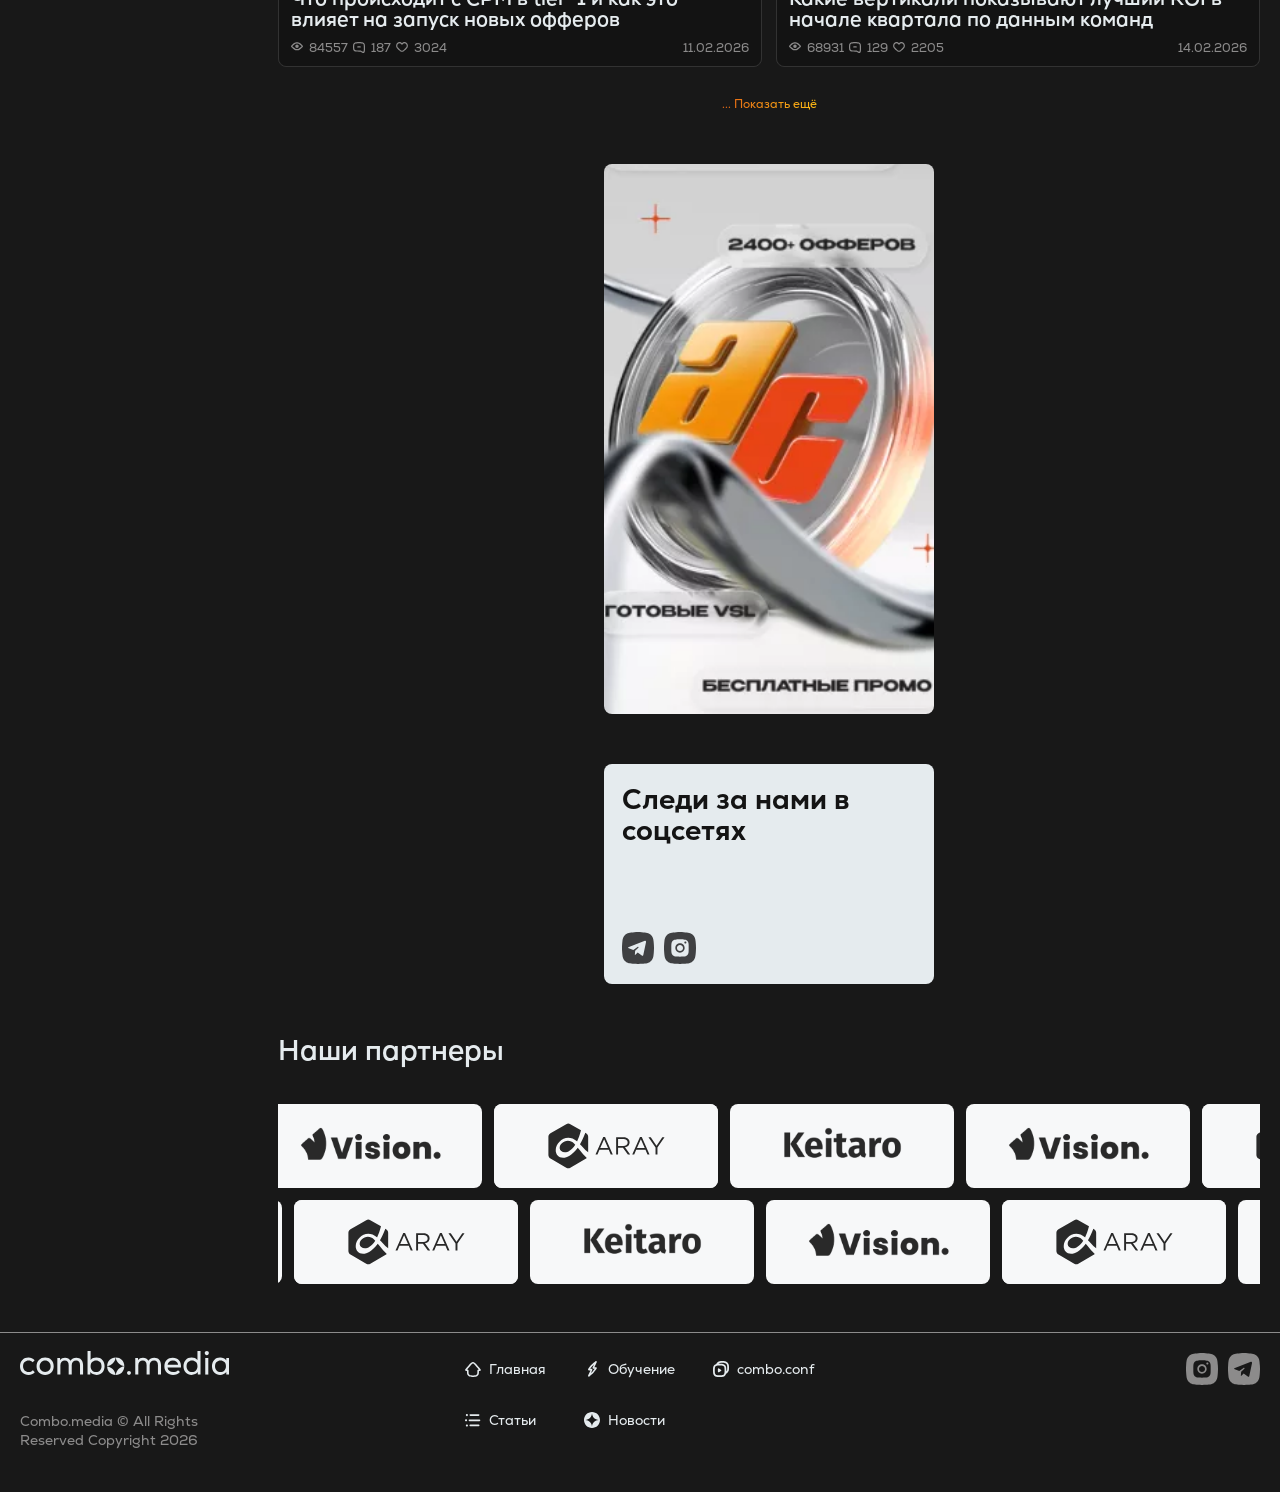
<file: news.html>
<!DOCTYPE html>
<html lang="ru">
<head>
	<title>Combo Media</title>
	<meta charset="UTF-8">
	<meta name="description" content="">
	<meta name="viewport" content="width=device-width, initial-scale=1.0">
	<link href="css/swiper-bundle.min.css" rel="stylesheet">
	<link href="css/style.css" rel="stylesheet">
</head>
<body>
<div class="page-content">
	<section class="hero-top">
		<div class="hero-banner">
			<div class="hero-banner__placeholder" style="background-image: url('img/card1.webp'); background-size: cover; background-position: center;"></div>
		</div>

		<header class="header">
			<div class="container">
				<div class="header-top">
					<a href="#" class="logo">
						<img src="img/logo.svg" alt="Combo Media logo">
					</a>

					<div class="overlay_top">
						<div class="overlay_scroll">
							<div class="only-mobile">
								<div class="block-top-mob">
									<a href="#" class="logo">
										<img src="img/logo.svg" alt="Combo Media logo">
									</a>
									<div class="mob-icons-inners">
										<button class="mob-icon mob-close" type="button" aria-label="Закрыть меню"></button>
									</div>
								</div>
							</div>

							<div class="header-links">
								<a href="#" class="btn btn-dark form_sign_in">Вход</a>
								<a href="#" class="btn btn--gradient form_sign_up">Регистрация</a>
							</div>

							<div class="auth-modal__footer auth-modal__footer--single header-popup-footer">
								<div class="auth-modal__copy">
									<p>Combo.media © 2026</p>
									<p>All rights reserved</p>
								</div>
								<div class="auth-modal__icons">
									<a href="#" class="footer-socials__item" aria-label="Instagram"><img class="social-card__icon-image social-card__icon-image--default" src="img/inst-footer.svg" alt=""><img class="social-card__icon-image social-card__icon-image--hover" src="img/inst-hover.svg" alt=""></a>
									<a href="#" class="footer-socials__item" aria-label="Telegram"><img class="social-card__icon-image social-card__icon-image--default" src="img/tg-footer.svg" alt=""><img class="social-card__icon-image social-card__icon-image--hover" src="img/tg-hover.svg" alt=""></a>
								</div>
							</div>
						</div>
					</div>
					<div class="header-actions">
						<button type="button" class="header-search-toggle modal-search" aria-label="Открыть поиск"></button>
						<button type="button" id="menu-toggle" aria-label="Открыть меню">
							<span id="hamburger">
								<span></span>
								<span></span>
								<span></span>
							</span>
						</button>
					</div>
				</div>
			</div>
		</header>

		<div class="top-cta">
			<div class="container">
				<div class="top-cta__box">
					<p class="top-cta__text"><span class="top-cta__lead">COMBO.CONF</span> УЖЕ СЕГОДНЯ</p>
					<a href="#" class="btn btn--gradient top-cta__btn form_sign_up">Регистрация</a>
					<button class="top-cta__close" type="button" aria-label="Закрыть плашку"></button>
				</div>
			</div>
		</div>

		<div class="ticker">
			<div class="container">
				<div class="ticker__slider">
					<div class="ticker__track">
						<div class="ticker__group">
							<a href="#" class="ticker__item">
								<div class="ticker__item-inner">
									<img class="ticker__icon" src="img/flag.svg" alt="">
									<span class="ticker__text">UG • OfferSee • <span class="ticker__accent">Варикоз</span></span>
								</div>
							</a>
							<a href="#" class="ticker__item">
								<div class="ticker__item-inner">
									<img class="ticker__icon" src="img/flag.svg" alt="">
									<span class="ticker__text">UG • OfferSee • <span class="ticker__accent">Варикоз</span></span>
								</div>
							</a>
							<a href="#" class="ticker__item">
								<div class="ticker__item-inner">
									<img class="ticker__icon" src="img/flag.svg" alt="">
									<span class="ticker__text">UG • OfferSee • <span class="ticker__accent">Варикоз</span></span>
								</div>
							</a>
							<a href="#" class="ticker__item">
								<div class="ticker__item-inner">
									<img class="ticker__icon" src="img/flag.svg" alt="">
									<span class="ticker__text">UG • OfferSee • <span class="ticker__accent">Варикоз</span></span>
								</div>
							</a>
						</div>
					</div>
				</div>
			</div>
		</div>
	</section>

	<div class="main-wrapper">
		<section class="main">
			<div class="container">
				<div class="content-layout">
					<aside class="sidebar sidebar-left">
						<nav class="side-menu">
							<a href="#" class="side-menu__item side-menu__item--active side-menu__item--home"><span class="side-menu__icon-wrap"><img class="side-menu__icon side-menu__icon--default" src="img/menuIcon4.svg" alt=""><img class="side-menu__icon side-menu__icon--hover" src="img/menuIcon4-hover.svg" alt=""></span><span>Главная</span></a>
							<a href="#" class="side-menu__item side-menu__item--news"><span class="side-menu__icon-wrap"><img class="side-menu__icon side-menu__icon--default" src="img/menuIcon2.svg" alt=""><img class="side-menu__icon side-menu__icon--hover" src="img/menuIcon2-hover.svg" alt=""></span><span>Новости</span></a>
							<a href="#" class="side-menu__item side-menu__item--learn"><span class="side-menu__icon-wrap"><img class="side-menu__icon side-menu__icon--default" src="img/menuIcon1.svg" alt=""><img class="side-menu__icon side-menu__icon--hover" src="img/menuIcon1-hover.svg" alt=""></span><span>Обучение</span></a>
							<a href="#" class="side-menu__item side-menu__item--conf"><span class="side-menu__icon-wrap"><img class="side-menu__icon side-menu__icon--default" src="img/menuIcon.svg" alt=""><img class="side-menu__icon side-menu__icon--hover" src="img/menuIcon-hover.svg" alt=""></span><span>Combo.conf</span></a>
							<a href="#" class="side-menu__item side-menu__item--articles"><span class="side-menu__icon-wrap"><img class="side-menu__icon side-menu__icon--default" src="img/menuIcon3.svg" alt=""><img class="side-menu__icon side-menu__icon--hover" src="img/menuIcon3-hover.svg" alt=""></span><span>Статьи</span></a>
						</nav>

						<div class="social-card">
							<h3 class="social-card__title">Следи за нами в соцсетях</h3>
							<div class="social-card__list">
								<a href="#" class="social-card__icon" aria-label="Telegram"><img class="social-card__icon-image social-card__icon-image--default" src="img/tg.svg" alt=""><img class="social-card__icon-image social-card__icon-image--hover" src="img/tg-hover.svg" alt=""></a>
								<a href="#" class="social-card__icon" aria-label="Instagram"><img class="social-card__icon-image social-card__icon-image--default" src="img/inst.svg" alt=""><img class="social-card__icon-image social-card__icon-image--hover" src="img/inst-hover.svg" alt=""></a>
							</div>
							<div class="social-card__copy">
								<p>Combo.media</p>
								<p>© All Rights Reserved</p>
								<p>Copyright 2026</p>
							</div>
						</div>
					</aside>

					<div class="content-center">

						<section class="content-section">
							<div class="news-tabs" data-news-tabs>
								<button class="news-tabs__button is-active" type="button" data-news-filter="all">Все новости</button>
								<button class="news-tabs__button" type="button" data-news-filter="cases">Кейсы</button>
								<button class="news-tabs__button" type="button" data-news-filter="offers">Офферы</button>
								<button class="news-tabs__button" type="button" data-news-filter="nutra">Нутра</button>
								<button class="news-tabs__button" type="button" data-news-filter="sources">Источники</button>
								<button class="news-tabs__button" type="button" data-news-filter="conf">Combo.conf</button>
								<button class="news-tabs__button" type="button" data-news-filter="learning">Обучение</button>
							</div>
							<div class="news-grid">
								<a href="" class="news-card" data-category="cases">
									<div class="news-card__inner">
										<div class="news-card__media news-card__media--alt media-placeholder"><img src="img/back.webp" alt=""></div>
										<div class="news-card__body">
											<p class="news-card__author"><span>evoproadvert30</span></p>
											<div>Как NGR Partners заскамили Ace Partners на €3 000</div>
											<div class="news-card__stats">
												<span class="stat stat--views">170879</span>
												<span class="stat stat--comments">1378</span>
												<span class="stat stat--likes">11089</span>
												<div class="news-card__date">12.01.2026</div>
											</div>
										</div>
									</div>
								</a>
								<a href="" class="news-card" data-category="offers">
									<div class="news-card__inner">
										<div class="news-card__media media-placeholder"><img src="img/back2.webp" alt=""></div>
										<div class="news-card__body">
											<p class="news-card__author"><span>evoproadvert30</span></p>
											<div>Как NGR Partners заскамили Ace Partners на €3 000</div>
											<div class="news-card__stats">
												<span class="stat stat--views">170879</span>
												<span class="stat stat--comments">1378</span>
												<span class="stat stat--likes">11089</span>
												<div class="news-card__date">12.01.2026</div>
											</div>
										</div>
									</div>
								</a>
								<a href="" class="news-card" data-category="nutra">
									<div class="news-card__inner">
										<div class="news-card__media news-card__media--alt media-placeholder"><img src="img/back1.webp" alt=""></div>
										<div class="news-card__body">
											<p class="news-card__author"><span>evoproadvert30</span></p>
											<div>Как NGR Partners заскамили Ace Partners на €3 000</div>
											<div class="news-card__stats">
												<span class="stat stat--views">170879</span>
												<span class="stat stat--comments">1378</span>
												<span class="stat stat--likes">11089</span>
												<div class="news-card__date">12.01.2026</div>
											</div>
										</div>
									</div>
								</a>
								<a class="news-card" data-category="sources">
									<div class="news-card__inner">
										<div class="news-card__media media-placeholder"><img src="img/back.webp" alt=""></div>
										<div class="news-card__body">
											<p class="news-card__author"><span>evoproadvert30</span></p>
											<div>Как NGR Partners заскамили Ace Partners на €3 000</div>
											<div class="news-card__stats">
												<span class="stat stat--views">170879</span>
												<span class="stat stat--comments">1378</span>
												<span class="stat stat--likes">11089</span>
												<div class="news-card__date">12.01.2026</div>
											</div>
										</div>
									</div>
								</a>
								<a href="" class="news-card" data-category="conf">
									<div class="news-card__inner">
										<div class="news-card__media news-card__media--alt media-placeholder"><img src="img/back1.webp" alt=""></div>
										<div class="news-card__body">
											<p class="news-card__author"><span>Combo Daily</span></p>
											<div>Арбитражный рынок меняется быстрее, чем медиабаинг-команды успевают адаптироваться</div>
											<div class="news-card__stats">
												<span class="stat stat--views">98402</span>
												<span class="stat stat--comments">214</span>
												<span class="stat stat--likes">3876</span>
												<div class="news-card__date">03.02.2026</div>
											</div>
										</div>
									</div>
								</a>
								<a href="" class="news-card" data-category="learning">
									<div class="news-card__inner">
										<div class="news-card__media media-placeholder"><img src="img/back2.webp" alt=""></div>
										<div class="news-card__body">
											<p class="news-card__author"><span>Affiliate Desk</span></p>
											<div>Почему Telegram-воронки снова становятся главным источником прогрева аудитории</div>
											<div class="news-card__stats">
												<span class="stat stat--views">76190</span>
												<span class="stat stat--comments">163</span>
												<span class="stat stat--likes">2741</span>
												<div class="news-card__date">08.02.2026</div>
											</div>
										</div>
									</div>
								</a>
								<a href="" class="news-card" data-category="cases">
									<div class="news-card__inner">
										<div class="news-card__media news-card__media--alt media-placeholder"><img src="img/back.webp" alt=""></div>
										<div class="news-card__body">
											<p class="news-card__author"><span>Combo Media</span></p>
											<div>Что происходит с CPM в tier-1 и как это влияет на запуск новых офферов</div>
											<div class="news-card__stats">
												<span class="stat stat--views">84557</span>
												<span class="stat stat--comments">187</span>
												<span class="stat stat--likes">3024</span>
												<div class="news-card__date">11.02.2026</div>
											</div>
										</div>
									</div>
								</a>
								<a href="" class="news-card" data-category="offers">
									<div class="news-card__inner">
										<div class="news-card__media media-placeholder"><img src="img/back2.webp" alt=""></div>
										<div class="news-card__body">
											<p class="news-card__author"><span>Traffic Notes</span></p>
											<div>Какие вертикали показывают лучший ROI в начале квартала по данным команд</div>
											<div class="news-card__stats">
												<span class="stat stat--views">68931</span>
												<span class="stat stat--comments">129</span>
												<span class="stat stat--likes">2205</span>
												<div class="news-card__date">14.02.2026</div>
											</div>
										</div>
									</div>
								</a>
								<a href="" class="news-card" data-category="nutra">
									<div class="news-card__inner">
										<div class="news-card__media news-card__media--alt media-placeholder"><img src="img/back1.webp" alt=""></div>
										<div class="news-card__body">
											<p class="news-card__author"><span>Nutra Board</span></p>
											<div>Какие подходы в нутре перестали работать и что команды тестируют вместо них</div>
											<div class="news-card__stats">
												<span class="stat stat--views">73508</span>
												<span class="stat stat--comments">141</span>
												<span class="stat stat--likes">2634</span>
												<div class="news-card__date">18.02.2026</div>
											</div>
										</div>
									</div>
								</a>
								<a href="" class="news-card" data-category="sources">
									<div class="news-card__inner">
										<div class="news-card__media media-placeholder"><img src="img/back.webp" alt=""></div>
										<div class="news-card__body">
											<p class="news-card__author"><span>Source Map</span></p>
											<div>Как меняется закупка трафика в Facebook и какие связки сохраняют стабильный объём</div>
											<div class="news-card__stats">
												<span class="stat stat--views">69441</span>
												<span class="stat stat--comments">118</span>
												<span class="stat stat--likes">2148</span>
												<div class="news-card__date">21.02.2026</div>
											</div>
										</div>
									</div>
								</a>
								<a href="" class="news-card" data-category="conf">
									<div class="news-card__inner">
										<div class="news-card__media news-card__media--alt media-placeholder"><img src="img/back2.webp" alt=""></div>
										<div class="news-card__body">
											<p class="news-card__author"><span>Combo.conf</span></p>
											<div>Новые спикеры combo.conf и программа секции по масштабированию команд</div>
											<div class="news-card__stats">
												<span class="stat stat--views">58233</span>
												<span class="stat stat--comments">96</span>
												<span class="stat stat--likes">1879</span>
												<div class="news-card__date">24.02.2026</div>
											</div>
										</div>
									</div>
								</a>
								<a href="" class="news-card" data-category="learning">
									<div class="news-card__inner">
										<div class="news-card__media media-placeholder"><img src="img/back1.webp" alt=""></div>
										<div class="news-card__body">
											<p class="news-card__author"><span>Learning Hub</span></p>
											<div>Какие материалы стоит пройти новичку, чтобы быстрее зайти в медиабаинг</div>
											<div class="news-card__stats">
												<span class="stat stat--views">62105</span>
												<span class="stat stat--comments">104</span>
												<span class="stat stat--likes">1986</span>
												<div class="news-card__date">26.02.2026</div>
											</div>
										</div>
									</div>
								</a>
							</div>
							<a href="#" class="section-more" data-news-more>... Показать ещё</a>
						</section>


										<section class="content-section mobile-flow-block mobile-flow-block--banner" aria-label="Блок баннера">
											<a href="#" class="mobile-flow-block__banner">
												<img src="img/sidebar_banner.webp" alt="Баннер Combo Media">
											</a>
										</section>
										<section class="content-section mobile-flow-block mobile-flow-block--social" aria-label="Блок соцсетей">
											<div class="mobile-flow-block__social">
												<h3 class="mobile-flow-block__title">Следи за нами в соцсетях</h3>
												<div class="social-card__list">
													<a href="#" class="social-card__icon" aria-label="Telegram"><img class="social-card__icon-image social-card__icon-image--default" src="img/tg.svg" alt=""><img class="social-card__icon-image social-card__icon-image--hover" src="img/tg-hover.svg" alt=""></a>
													<a href="#" class="social-card__icon" aria-label="Instagram"><img class="social-card__icon-image social-card__icon-image--default" src="img/inst.svg" alt=""><img class="social-card__icon-image social-card__icon-image--hover" src="img/inst-hover.svg" alt=""></a>
												</div>
											</div>
										</section>
						<section class="content-section">
							<div class="section-heading">
								<div>Наши партнеры</div>
							</div>
							<div class="partners-grid">
								<div class="sponsors-wrap">
									<div class="sponsors-inners">
										<a href="#" class="sponsor-item">
											<img src="img/sponsor1.png" alt="Sponsor">
										</a>
										<a href="#" class="sponsor-item">
											<img src="img/sponsor2.svg" alt="Sponsor">
										</a>
										<a href="#" class="sponsor-item">
											<img src="img/sponsor3.png" alt="Sponsor">
										</a>
									</div>
									<div aria-hidden="true" class="sponsors-inners">
										<a href="#" class="sponsor-item">
											<img src="img/sponsor1.png" alt="">
										</a>
										<a href="#" class="sponsor-item">
											<img src="img/sponsor2.svg" alt="">
										</a>
										<a href="#" class="sponsor-item">
											<img src="img/sponsor3.png" alt="">
										</a>
									</div>
									<div aria-hidden="true" class="sponsors-inners">
										<a href="#" class="sponsor-item">
											<img src="img/sponsor1.png" alt="">
										</a>
										<a href="#" class="sponsor-item">
											<img src="img/sponsor2.svg" alt="">
										</a>
										<a href="#" class="sponsor-item">
											<img src="img/sponsor3.png" alt="">
										</a>
									</div>
								</div>
								<div class="sponsors-wrap sponsors-row2">
									<div class="sponsors-inners">
										<a href="#" class="sponsor-item">
											<img src="img/sponsor1.png" alt="Sponsor">
										</a>
										<a href="#" class="sponsor-item">
											<img src="img/sponsor2.svg" alt="Sponsor">
										</a>
										<a href="#" class="sponsor-item">
											<img src="img/sponsor3.png" alt="Sponsor">
										</a>
									</div>
									<div aria-hidden="true" class="sponsors-inners">
										<a href="#" class="sponsor-item">
											<img src="img/sponsor1.png" alt="">
										</a>
										<a href="#" class="sponsor-item">
											<img src="img/sponsor2.svg" alt="">
										</a>
										<a href="#" class="sponsor-item">
											<img src="img/sponsor3.png" alt="">
										</a>
									</div>
									<div aria-hidden="true" class="sponsors-inners">
										<a href="#" class="sponsor-item">
											<img src="img/sponsor1.png" alt="">
										</a>
										<a href="#" class="sponsor-item">
											<img src="img/sponsor2.svg" alt="">
										</a>
										<a href="#" class="sponsor-item">
											<img src="img/sponsor3.png" alt="">
										</a>
									</div>
								</div>
							</div>
						</section>

				</div>
					<aside class="sidebar sidebar-right">
						<div class="search-panel">
							<form id="search-form" class="search-form" action="">
								<input type="search" class="form-control" name="query" value="" maxlength="100" placeholder="Поиск" aria-required="true">
								<button class="search-form__clear" type="button" aria-label="Очистить поиск"></button>
							</form>
						</div>

						<div class="ad-card">
							<a href="" class="ad-card__visual">
								<img src="img/sidebar_banner.webp" alt="Готовые WhiteHat промо">
							</a>
						</div>

						<a href="#" class="back-to-top" aria-label="Наверх">
							<img src="img/arrow.svg" alt="">
						</a>
					</aside>
			</div>
		</section>
	</div>

	<footer class="footer">
		<div class="container">
			<div class="footer-wrapper">
				<div class="footer-brand">
					<a href="#" class="logo">
						<img src="img/logo.svg" alt="Combo Media logo">
					</a>
					<div class="footer-copy">
						<p>Combo.media © All Rights</p>
						<p>Reserved Copyright 2026</p>
					</div>
				</div>

				<nav class="footer-nav footer-nav--desktop">
					<a href="#" class="footer-nav__item"><span class="footer-nav__icon-wrap"><img class="footer-nav__icon footer-nav__icon--default" src="img/menuIcon4.svg" alt=""><img class="footer-nav__icon footer-nav__icon--hover" src="img/menuIcon4-hover.svg" alt=""></span><span>Главная</span></a>
					<a href="#" class="footer-nav__item"><span class="footer-nav__icon-wrap"><img class="footer-nav__icon footer-nav__icon--default" src="img/menuIcon1.svg" alt=""><img class="footer-nav__icon footer-nav__icon--hover" src="img/menuIcon1-hover.svg" alt=""></span><span>Обучение</span></a>
					<a href="#" class="footer-nav__item"><span class="footer-nav__icon-wrap"><img class="footer-nav__icon footer-nav__icon--default" src="img/menuIcon.svg" alt=""><img class="footer-nav__icon footer-nav__icon--hover" src="img/menuIcon-hover.svg" alt=""></span><span>combo.conf</span></a>
					<a href="#" class="footer-nav__item"><span class="footer-nav__icon-wrap"><img class="footer-nav__icon footer-nav__icon--default" src="img/menuIcon3.svg" alt=""><img class="footer-nav__icon footer-nav__icon--hover" src="img/menuIcon3-hover.svg" alt=""></span><span>Статьи</span></a>
					<a href="#" class="footer-nav__item"><span class="footer-nav__icon-wrap"><img class="footer-nav__icon footer-nav__icon--default" src="img/menuIcon2.svg" alt=""><img class="footer-nav__icon footer-nav__icon--hover" src="img/menuIcon2-hover.svg" alt=""></span><span>Новости</span></a>
				</nav>

				<div class="footer-socials">
					<a href="#" class="footer-socials__item" aria-label="Instagram"><img class="social-card__icon-image social-card__icon-image--default" src="img/inst-footer.svg" alt=""><img class="social-card__icon-image social-card__icon-image--hover" src="img/inst-hover.svg" alt=""></a>
					<a href="#" class="footer-socials__item" aria-label="Telegram"><img class="social-card__icon-image social-card__icon-image--default" src="img/tg-footer.svg" alt=""><img class="social-card__icon-image social-card__icon-image--hover" src="img/tg-hover.svg" alt=""></a>
				</div>
			</div>
		</div>
	</footer>
		<nav class="footer-nav footer-nav--mobile">
			<a href="#" class="footer-nav__center-link" aria-label="Combo.conf"><img src="img/ff.svg" alt=""></a>
			<a href="#" class="footer-nav__item"><span class="footer-nav__icon-wrap"><img class="footer-nav__icon footer-nav__icon--default" src="img/menuIcon4.svg" alt=""><img class="footer-nav__icon footer-nav__icon--hover" src="img/menuIcon4-hover.svg" alt=""></span><span>Главная</span></a>
			<a href="#" class="footer-nav__item"><span class="footer-nav__icon-wrap"><img class="footer-nav__icon footer-nav__icon--default" src="img/menuIcon1.svg" alt=""><img class="footer-nav__icon footer-nav__icon--hover" src="img/menuIcon1-hover.svg" alt=""></span><span>Обучение</span></a>
			<a href="#" class="footer-nav__item"><span class="footer-nav__icon-wrap"></span><span>combo.conf</span></a>
		<a href="#" class="footer-nav__item"><span class="footer-nav__icon-wrap"><img class="footer-nav__icon footer-nav__icon--default" src="img/menuIcon3.svg" alt=""><img class="footer-nav__icon footer-nav__icon--hover" src="img/menuIcon3-hover.svg" alt=""></span><span>Статьи</span></a>
		<a href="#" class="footer-nav__item"><span class="footer-nav__icon-wrap"><img class="footer-nav__icon footer-nav__icon--default" src="img/menuIcon2.svg" alt=""><img class="footer-nav__icon footer-nav__icon--hover" src="img/menuIcon2-hover.svg" alt=""></span><span>Новости</span></a>
	</nav>
</div>

<div class="overlay"></div>

<div class="modal" id="modal-search">
	<div class="modal_main">
		<div class="modal_wrapper">
			<div class="modal_body">
				<div class="search-wrapper">
					<div class="search-box">
						<form id="search-form-modal" class="search-form" action="">
							<input type="search" class="form-control" name="query" value="" maxlength="100" placeholder="Поиск" aria-required="true">
							<button class="search-form__clear" type="button" aria-label="Очистить поиск"></button>
						</form>
						<button class="modal_close auth-modal__close" type="button" aria-label="Закрыть">×</button>
					</div>
					<div class="search-results">
						<div class="search-result-item">
							<h3>Интенсив по нутре от combo.conf</h3>
							<p>Старый поиск возвращён как UI-блок. Подключение логики поиска можно будет доделать отдельно.</p>
						</div>
						<div class="search-result-item">
							<h3>Как заливать трафик с нативных сетей</h3>
							<p>Быстрый доступ к материалам, новостям и карточкам внутри контентной части.</p>
						</div>
					</div>
				</div>
			</div>
		</div>
	</div>
</div>

<div class="modal" id="sign_in_modal">
	<div class="modal_main modal_main--auth modal_main--auth-lg">
		<div class="modal_wrapper auth-modal auth-modal--large">
			<button class="modal_close auth-modal__close" type="button" aria-label="Закрыть">×</button>
			<div class="auth-modal__layout">
				<div class="auth-modal__content">
					<p class="modal_title auth-modal__title">Вход</p>
					<div class="auth-modal__socials">
						<a href="#" class="auth-social auth-social--tg" aria-label="Telegram"><img src="img/soc.svg" alt=""></a>
						<a href="#" class="auth-social auth-social--google" aria-label="Google"><img src="img/soc1.svg" alt=""></a>
						<a href="#" class="auth-social auth-social--facebook" aria-label="Facebook"><img src="img/soc2.svg" alt=""></a>
					</div>
					<form action="" method="" class="form-modal auth-form">
						<div class="form-modal_groups">
							<div class="form-group">
								<input name="login" placeholder="Ваше имя" type="text">
							</div>
							<div class="form-group">
								<input name="password" id="login-password" placeholder="Ваш пароль" type="password">
								<span class="toggle-password" data-target="login-password"></span>
							</div>
							<div class="form-group form-group-btn">
								<button type="submit" class="btn auth-btn auth-btn--light">Войти</button>
							</div>
							<a href="#" class="auth-form__sub-link" data-open-modal="#reset_password_modal">Забыли пароль?</a>
							<p class="tt">Нет аккаунта?</p>
							<a href="#" class="btn btn--gradient auth-btn form_sign_up">Регистрация</a>
						</div>
					</form>
					<div class="auth-modal__footer">
						<div class="auth-modal__copy">
							<p>Combo.media © 2026</p>
							<p>All rights reserved</p>
						</div>
						<div class="auth-modal__icons">
							<a href="#" class="footer-socials__item" aria-label="Instagram"><img class="social-card__icon-image social-card__icon-image--default" src="img/inst-footer.svg" alt=""><img class="social-card__icon-image social-card__icon-image--hover" src="img/inst-hover.svg" alt=""></a>
							<a href="#" class="footer-socials__item" aria-label="Telegram"><img class="social-card__icon-image social-card__icon-image--default" src="img/tg-footer.svg" alt=""><img class="social-card__icon-image social-card__icon-image--hover" src="img/tg-hover.svg" alt=""></a>
						</div>
					</div>
				</div>
				<div class="auth-modal__visual">
					<img src="img/modal1.webp" alt="Вход Combo.media">
				</div>
			</div>
		</div>
	</div>
</div>

<div class="modal" id="sign_up_modal">
	<div class="modal_main modal_main--auth modal_main--auth-lg">
		<div class="modal_wrapper auth-modal auth-modal--large">
			<button class="modal_close auth-modal__close" type="button" aria-label="Закрыть">×</button>
			<div class="auth-modal__layout">
				<div class="auth-modal__content">
					<p class="modal_title auth-modal__title">Регистрация</p>
					<div class="auth-modal__socials">
						<a href="#" class="auth-social auth-social--tg" aria-label="Telegram"><img src="img/soc.svg" alt=""></a>
						<a href="#" class="auth-social auth-social--google" aria-label="Google"><img src="img/soc1.svg" alt=""></a>
						<a href="#" class="auth-social auth-social--facebook" aria-label="Facebook"><img src="img/soc2.svg" alt=""></a>
					</div>
					<form action="" method="" class="form-modal auth-form">
						<div class="form-modal_groups">
							<div class="form-group">
								<input name="email" placeholder="Ваша почта" type="email">
								<span class="required-mark" aria-hidden="true">*</span>
							</div>
							<div class="form-group">
								<input name="nickname" placeholder="Ваше имя" type="text">
								<span class="required-mark" aria-hidden="true">*</span>
							</div>
							<div class="form-group">
								<input name="password" id="signup-password" placeholder="Установите пароль" type="password">
								<span class="toggle-password" data-target="signup-password"></span>
								<span class="required-mark required-mark--password" aria-hidden="true">*</span>
							</div>
							<div class="form-group">
								<input name="repeat-password" id="signup-repeat-password" placeholder="Повторите пароль" type="password">
								<span class="toggle-password" data-target="signup-repeat-password"></span>
								<span class="required-mark required-mark--password" aria-hidden="true">*</span>
							</div>
							<div class="form-group">
								<input name="telegram" placeholder="Ваш Telegram" type="text">
							</div>
							<div class="form-group form-group-check">
								<div class="check">
									<div class="check-in">
										<input id="termsCheck" type="checkbox" name="terms_check">
										<label for="termsCheck">
											<span class="check-copy"></span>
											<span>Я согласен (-на) с <a href="#">Условиями и положениями</a><br>и подтверждаю, что мне исполнилось 18 лет</span>
										</label>
									</div>
								</div>
							</div>
							<div class="form-group form-group-btn">
								<button type="submit" class="btn btn--gradient auth-btn">Регистрация</button>
							</div>
							<p class="tt">Уже есть аккаунт?</p>
							<a href="#" class="btn auth-btn auth-btn--light form_sign_in">Войти</a>
						</div>
					</form>
					<div class="auth-modal__footer">
						<div class="auth-modal__copy">
							<p>Combo.media © 2026</p>
							<p>All rights reserved</p>
						</div>
						<div class="auth-modal__icons">
							<a href="#" class="footer-socials__item" aria-label="Instagram"><img class="social-card__icon-image social-card__icon-image--default" src="img/inst-footer.svg" alt=""><img class="social-card__icon-image social-card__icon-image--hover" src="img/inst-hover.svg" alt=""></a>
							<a href="#" class="footer-socials__item" aria-label="Telegram"><img class="social-card__icon-image social-card__icon-image--default" src="img/tg-footer.svg" alt=""><img class="social-card__icon-image social-card__icon-image--hover" src="img/tg-hover.svg" alt=""></a>
						</div>
					</div>
				</div>
				<div class="auth-modal__visual">
					<img src="img/modal.webp" alt="Регистрация Combo.media">
				</div>
			</div>
		</div>
	</div>
</div>

<div class="modal" id="reset_password_modal">
	<div class="modal_main modal_main--auth modal_main--auth-sm">
		<div class="modal_wrapper auth-modal auth-modal--small">
			<button class="modal_close auth-modal__close" type="button" aria-label="Закрыть">×</button>
			<div class="auth-modal__content auth-modal__content--single">
				<p class="modal_title auth-modal__title">Восстановление пароля</p>
				<p class="auth-modal__description">Укажите вашу почту и мы вышлем новый пароль</p>
				<form action="" method="" class="form-modal auth-form reset-password-form">
					<div class="form-modal_groups">
						<div class="form-group">
							<input name="reset-email" placeholder="Ваша почта" type="email">
						</div>
						<div class="form-group form-group-btn">
							<button type="button" class="btn auth-btn auth-btn--light form_sign_in">Войти</button>
						</div>
						<div class="form-group form-group-btn">
							<button type="submit" class="btn btn--gradient auth-btn">Регистрация</button>
						</div>
					</div>
				</form>
				<div class="auth-modal__footer auth-modal__footer--single">
					<div class="auth-modal__copy">
						<p>Combo.media © 2026</p>
						<p>All rights reserved</p>
					</div>
					<div class="auth-modal__icons">
						<a href="#" class="footer-socials__item" aria-label="Instagram"><img class="social-card__icon-image social-card__icon-image--default" src="img/inst-footer.svg" alt=""><img class="social-card__icon-image social-card__icon-image--hover" src="img/inst-hover.svg" alt=""></a>
						<a href="#" class="footer-socials__item" aria-label="Telegram"><img class="social-card__icon-image social-card__icon-image--default" src="img/tg-footer.svg" alt=""><img class="social-card__icon-image social-card__icon-image--hover" src="img/tg-hover.svg" alt=""></a>
					</div>
				</div>
			</div>
		</div>
	</div>
</div>

<div class="modal" id="reset_password_success_modal">
	<div class="modal_main modal_main--auth modal_main--auth-sm">
		<div class="modal_wrapper auth-modal auth-modal--small">
			<button class="modal_close auth-modal__close" type="button" aria-label="Закрыть">×</button>
			<div class="auth-modal__content auth-modal__content--single auth-modal__content--compact">
				<p class="modal_title auth-modal__title">Отправили пароль<br>на вашу электронную<br>почту</p>
				<div class="form-group form-group-btn">
					<button type="button" class="btn auth-btn auth-btn--light" data-close-modal>Хорошо, спасибо</button>
				</div>
				<div class="auth-modal__footer auth-modal__footer--single">
					<div class="auth-modal__copy">
						<p>Combo.media © 2026</p>
						<p>All rights reserved</p>
					</div>
					<div class="auth-modal__icons">
						<a href="#" class="footer-socials__item" aria-label="Instagram"><img class="social-card__icon-image social-card__icon-image--default" src="img/inst-footer.svg" alt=""><img class="social-card__icon-image social-card__icon-image--hover" src="img/inst-hover.svg" alt=""></a>
						<a href="#" class="footer-socials__item" aria-label="Telegram"><img class="social-card__icon-image social-card__icon-image--default" src="img/tg-footer.svg" alt=""><img class="social-card__icon-image social-card__icon-image--hover" src="img/tg-hover.svg" alt=""></a>
					</div>
				</div>
			</div>
		</div>
	</div>
</div>


<script src="js/jquery.min.js"></script>
<script src="js/swiper-bundle.min.js"></script>
<script src="js/main.js"></script>
</body>
</html>
</file>
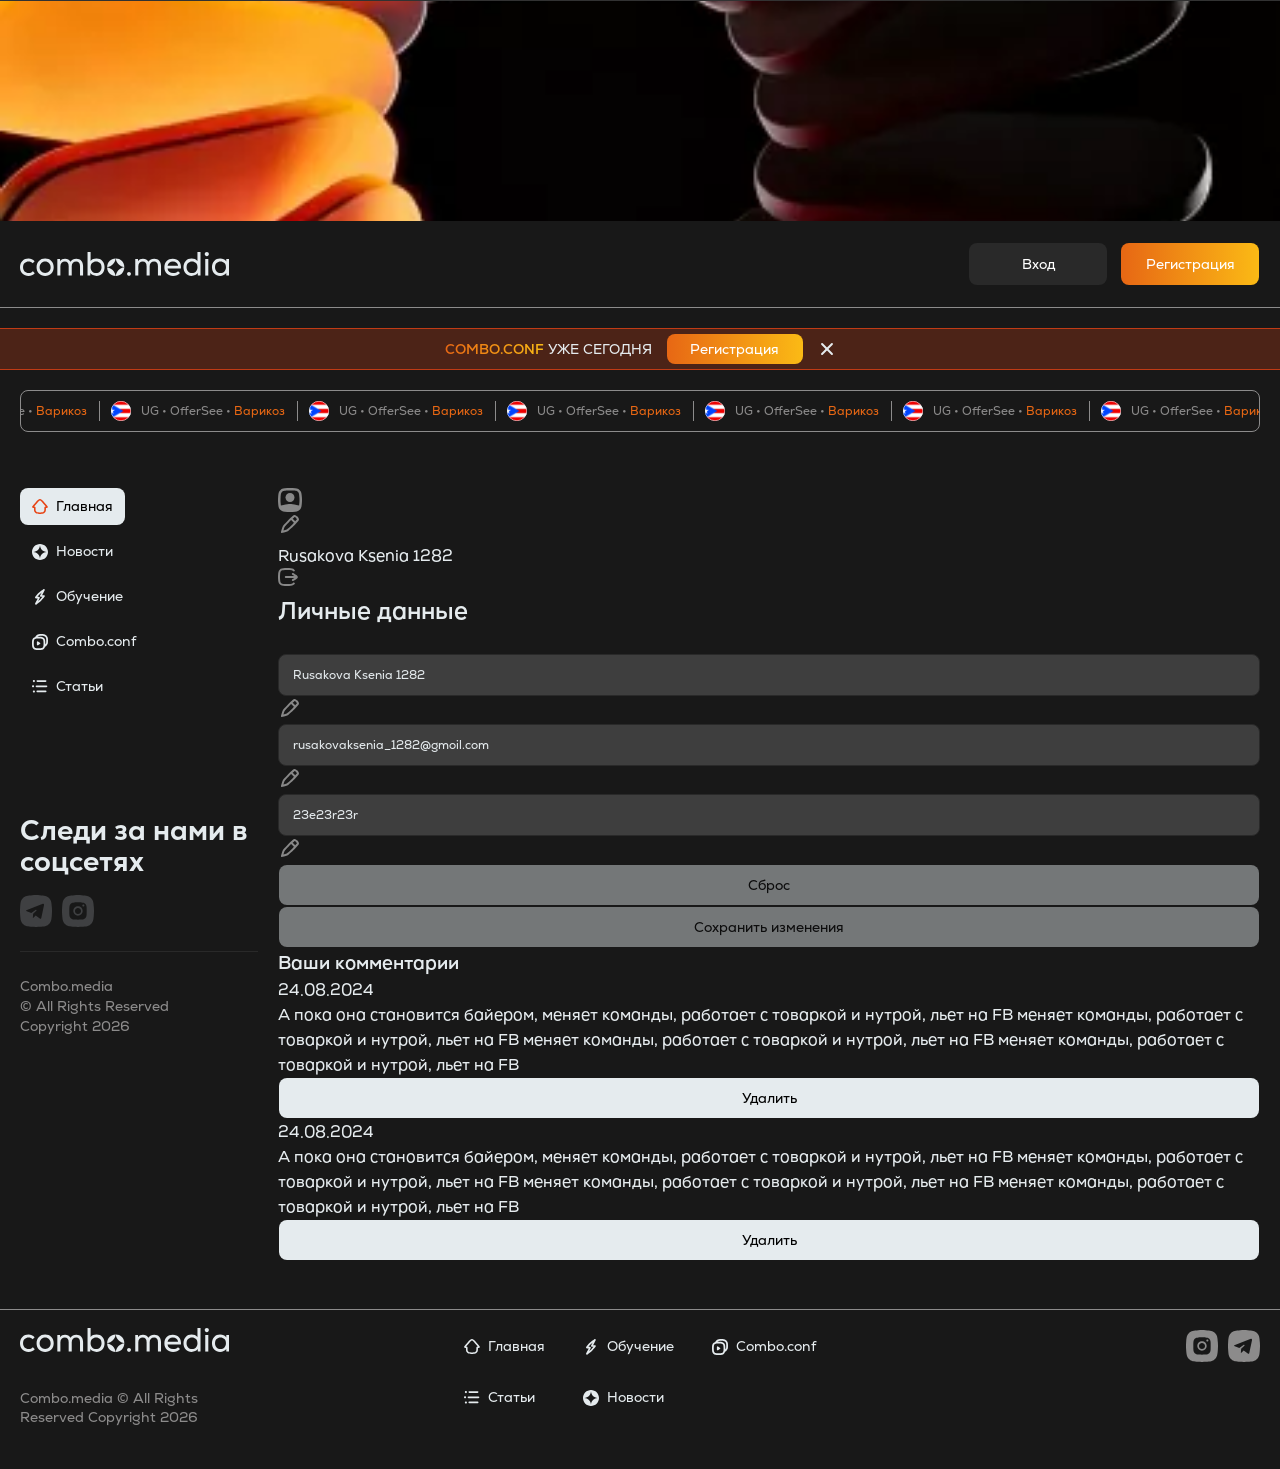
<file: password.html>
<!DOCTYPE html>
<html lang="ru">
<head>
	<title>Combo Media</title>
	<meta charset="UTF-8">
	<meta name="description" content="">
	<meta name="viewport" content="width=device-width, initial-scale=1.0">
	<link href="css/swiper-bundle.min.css" rel="stylesheet">
	<link href="css/style.css" rel="stylesheet">
</head>
<body>
<div class="page-content">
	<section class="hero-top">
		<div class="hero-banner">
			<div class="hero-banner__placeholder" style="background-image: url('img/card1.webp'); background-size: cover; background-position: center;"></div>
		</div>

		<header class="header">
			<div class="container">
				<div class="header-top">
					<a href="#" class="logo">
						<img src="img/logo.svg" alt="Combo Media logo">
					</a>

					<div class="overlay_top">
						<div class="overlay_scroll">
							<div class="only-mobile">
								<div class="block-top-mob">
									<a href="#" class="logo">
										<img src="img/logo.svg" alt="Combo Media logo">
									</a>
									<div class="mob-icons-inners">
										<button class="mob-icon mob-close" type="button" aria-label="Закрыть меню"></button>
									</div>
								</div>
							</div>

							<div class="header-links">
								<a href="#" class="btn btn-dark form_sign_in">Вход</a>
								<a href="#" class="btn btn--gradient form_sign_up">Регистрация</a>
							</div>

							<div class="auth-modal__footer auth-modal__footer--single header-popup-footer">
								<div class="auth-modal__copy">
									<p>Combo.media © 2026</p>
									<p>All rights reserved</p>
								</div>
								<div class="auth-modal__icons">
									<a href="#" class="footer-socials__item" aria-label="Instagram"><img class="social-card__icon-image social-card__icon-image--default" src="img/inst-footer.svg" alt=""><img class="social-card__icon-image social-card__icon-image--hover" src="img/inst-hover.svg" alt=""></a>
									<a href="#" class="footer-socials__item" aria-label="Telegram"><img class="social-card__icon-image social-card__icon-image--default" src="img/tg-footer.svg" alt=""><img class="social-card__icon-image social-card__icon-image--hover" src="img/tg-hover.svg" alt=""></a>
								</div>
							</div>
						</div>
					</div>
					<div class="header-actions">
						<button type="button" class="header-search-toggle modal-search" aria-label="Открыть поиск"></button>
						<button type="button" id="menu-toggle" aria-label="Открыть меню">
							<span id="hamburger">
								<span></span>
								<span></span>
								<span></span>
							</span>
						</button>
					</div>
				</div>
			</div>
		</header>

		<div class="top-cta">
			<div class="container">
				<div class="top-cta__box">
					<p class="top-cta__text"><span class="top-cta__lead">COMBO.CONF</span> УЖЕ СЕГОДНЯ</p>
					<a href="#" class="btn btn--gradient top-cta__btn form_sign_up">Регистрация</a>
					<button class="top-cta__close" type="button" aria-label="Закрыть плашку"></button>
				</div>
			</div>
		</div>

		<div class="ticker">
			<div class="container">
				<div class="ticker__slider">
					<div class="ticker__track">
						<div class="ticker__group">
							<a href="#" class="ticker__item">
								<div class="ticker__item-inner">
									<img class="ticker__icon" src="img/flag.svg" alt="">
									<span class="ticker__text">UG • OfferSee • <span class="ticker__accent">Варикоз</span></span>
								</div>
							</a>
							<a href="#" class="ticker__item">
								<div class="ticker__item-inner">
									<img class="ticker__icon" src="img/flag.svg" alt="">
									<span class="ticker__text">UG • OfferSee • <span class="ticker__accent">Варикоз</span></span>
								</div>
							</a>
							<a href="#" class="ticker__item">
								<div class="ticker__item-inner">
									<img class="ticker__icon" src="img/flag.svg" alt="">
									<span class="ticker__text">UG • OfferSee • <span class="ticker__accent">Варикоз</span></span>
								</div>
							</a>
							<a href="#" class="ticker__item">
								<div class="ticker__item-inner">
									<img class="ticker__icon" src="img/flag.svg" alt="">
									<span class="ticker__text">UG • OfferSee • <span class="ticker__accent">Варикоз</span></span>
								</div>
							</a>
						</div>
					</div>
				</div>
			</div>
		</div>
	</section>

	<div class="main-wrapper">
		<section class="main">
			<div class="container">
				<div class="content-layout">
					<aside class="sidebar sidebar-left">
						<nav class="side-menu">
							<a href="#" class="side-menu__item side-menu__item--active side-menu__item--home"><span class="side-menu__icon-wrap"><img class="side-menu__icon side-menu__icon--default" src="img/menuIcon4.svg" alt=""><img class="side-menu__icon side-menu__icon--hover" src="img/menuIcon4-hover.svg" alt=""></span><span>Главная</span></a>
							<a href="#" class="side-menu__item side-menu__item--news"><span class="side-menu__icon-wrap"><img class="side-menu__icon side-menu__icon--default" src="img/menuIcon2.svg" alt=""><img class="side-menu__icon side-menu__icon--hover" src="img/menuIcon2-hover.svg" alt=""></span><span>Новости</span></a>
							<a href="#" class="side-menu__item side-menu__item--learn"><span class="side-menu__icon-wrap"><img class="side-menu__icon side-menu__icon--default" src="img/menuIcon1.svg" alt=""><img class="side-menu__icon side-menu__icon--hover" src="img/menuIcon1-hover.svg" alt=""></span><span>Обучение</span></a>
							<a href="#" class="side-menu__item side-menu__item--conf"><span class="side-menu__icon-wrap"><img class="side-menu__icon side-menu__icon--default" src="img/menuIcon.svg" alt=""><img class="side-menu__icon side-menu__icon--hover" src="img/menuIcon-hover.svg" alt=""></span><span>Combo.conf</span></a>
							<a href="#" class="side-menu__item side-menu__item--articles"><span class="side-menu__icon-wrap"><img class="side-menu__icon side-menu__icon--default" src="img/menuIcon3.svg" alt=""><img class="side-menu__icon side-menu__icon--hover" src="img/menuIcon3-hover.svg" alt=""></span><span>Статьи</span></a>
						</nav>

						<div class="social-card">
							<h3 class="social-card__title">Следи за нами в соцсетях</h3>
							<div class="social-card__list">
								<a href="#" class="social-card__icon" aria-label="Telegram"><img class="social-card__icon-image social-card__icon-image--default" src="img/tg.svg" alt=""><img class="social-card__icon-image social-card__icon-image--hover" src="img/tg-hover.svg" alt=""></a>
								<a href="#" class="social-card__icon" aria-label="Instagram"><img class="social-card__icon-image social-card__icon-image--default" src="img/inst.svg" alt=""><img class="social-card__icon-image social-card__icon-image--hover" src="img/inst-hover.svg" alt=""></a>
							</div>
							<div class="social-card__copy">
								<p>Combo.media</p>
								<p>© All Rights Reserved</p>
								<p>Copyright 2026</p>
							</div>
						</div>
					</aside>

					<div class="content-center">
						<section class="personal-page">
							<div class="personal-page__head">
								<div class="personal-page__avatar-wrap">
									<div class="personal-page__avatar">
										<img src="img/logo3.svg" alt="">
									</div>
									<button class="personal-page__avatar-edit" type="button" aria-label="Редактировать аватар">
										<img src="img/edit.svg" alt="">
									</button>
								</div>
								<div class="personal-page__name-line">
									<p class="personal-page__name">Rusakova Ksenia 1282</p>
									<button class="personal-page__logout" type="button" aria-label="Выйти">
										<img src="img/shape.svg" alt="">
									</button>
								</div>
							</div>

							<h2 class="personal-page__title">Личные данные</h2>

							<form action="" method="" class="form-modal auth-form personal-page__form">
								<div class="form-modal_groups">
									<div class="form-group">
										<input name="profile-name" placeholder="Ваше имя" type="text" value="Rusakova Ksenia 1282">
										<span class="personal-page__field-icon" aria-hidden="true">
											<img src="img/edit.svg" alt="">
										</span>
									</div>
									<div class="form-group">
										<input name="profile-email" placeholder="Ваша почта" type="email" value="rusakovaksenia_1282@gmoil.com">
										<span class="personal-page__field-icon" aria-hidden="true">
											<img src="img/edit.svg" alt="">
										</span>
									</div>
									<div class="form-group">
										<input name="profile-password" placeholder="Ваш пароль" type="text" value="23e23r23r">
										<span class="personal-page__field-icon" aria-hidden="true">
											<img src="img/edit.svg" alt="">
										</span>
									</div>
									<div class="personal-page__form-actions">
										<button type="reset" class="btn auth-btn auth-btn--light">Сброс</button>
										<button type="submit" class="btn auth-btn auth-btn--light">Сохранить изменения</button>
									</div>
								</div>
							</form>

							<div class="personal-page__comments">
								<h3 class="personal-page__comments-title">Ваши комментарии</h3>
								<div class="personal-page__comment-item">
									<p class="personal-page__comment-date">24.08.2024</p>
									<p class="personal-page__comment-text">А пока она становится байером, меняет команды, работает с товаркой и нутрой, льет на FB меняет команды, работает с товаркой и нутрой, льет на FB меняет команды, работает с товаркой и нутрой, льет на FB меняет команды, работает с товаркой и нутрой, льет на FB</p>
									<button type="button" class="personal-page__comment-remove btn auth-btn auth-btn--light">Удалить</button>
								</div>
								<div class="personal-page__comment-item">
									<p class="personal-page__comment-date">24.08.2024</p>
									<p class="personal-page__comment-text">А пока она становится байером, меняет команды, работает с товаркой и нутрой, льет на FB меняет команды, работает с товаркой и нутрой, льет на FB меняет команды, работает с товаркой и нутрой, льет на FB меняет команды, работает с товаркой и нутрой, льет на FB</p>
									<button type="button" class="personal-page__comment-remove btn auth-btn auth-btn--light">Удалить</button>
								</div>
							</div>
						</section>
					</div>

					<aside class="sidebar sidebar-right">
						<div class="search-panel">
							<form id="search-form" class="search-form" action="">
								<input type="search" class="form-control" name="query" value="" maxlength="100" placeholder="Поиск" aria-required="true">
								<button class="search-form__clear" type="button" aria-label="Очистить поиск"></button>
							</form>
						</div>

						<div class="ad-card">
							<a href="" class="ad-card__visual">
								<img src="img/sidebar_banner.webp" alt="Готовые WhiteHat промо">
							</a>
						</div>

						<a href="#" class="back-to-top" aria-label="Наверх">
							<img src="img/arrow.svg" alt="">
						</a>
					</aside>
			</div>
		</section>
	</div>

	<footer class="footer">
		<div class="container">
			<div class="footer-wrapper">
				<div class="footer-brand">
					<a href="#" class="logo">
						<img src="img/logo.svg" alt="Combo Media logo">
					</a>
					<div class="footer-copy">
						<p>Combo.media © All Rights</p>
						<p>Reserved Copyright 2026</p>
					</div>
				</div>

					<nav class="footer-nav footer-nav--desktop">
						<a href="#" class="footer-nav__item"><span class="footer-nav__icon-wrap"><img class="footer-nav__icon footer-nav__icon--default" src="img/menuIcon4.svg" alt=""><img class="footer-nav__icon footer-nav__icon--hover" src="img/menuIcon4-hover.svg" alt=""></span><span>Главная</span></a>
						<a href="#" class="footer-nav__item"><span class="footer-nav__icon-wrap"><img class="footer-nav__icon footer-nav__icon--default" src="img/menuIcon1.svg" alt=""><img class="footer-nav__icon footer-nav__icon--hover" src="img/menuIcon1-hover.svg" alt=""></span><span>Обучение</span></a>
						<a href="#" class="footer-nav__item"><span class="footer-nav__icon-wrap"><img class="footer-nav__icon footer-nav__icon--default" src="img/menuIcon.svg" alt=""><img class="footer-nav__icon footer-nav__icon--hover" src="img/menuIcon-hover.svg" alt=""></span><span>Combo.conf</span></a>
						<a href="#" class="footer-nav__item"><span class="footer-nav__icon-wrap"><img class="footer-nav__icon footer-nav__icon--default" src="img/menuIcon3.svg" alt=""><img class="footer-nav__icon footer-nav__icon--hover" src="img/menuIcon3-hover.svg" alt=""></span><span>Статьи</span></a>
						<a href="#" class="footer-nav__item"><span class="footer-nav__icon-wrap"><img class="footer-nav__icon footer-nav__icon--default" src="img/menuIcon2.svg" alt=""><img class="footer-nav__icon footer-nav__icon--hover" src="img/menuIcon-hover.svg" alt=""></span><span>Новости</span></a>
					</nav>

					<div class="footer-socials">
							<a href="#" class="footer-socials__item" aria-label="Instagram"><img class="social-card__icon-image social-card__icon-image--default" src="img/inst-footer.svg" alt=""><img class="social-card__icon-image social-card__icon-image--hover" src="img/inst-hover.svg" alt=""></a>
							<a href="#" class="footer-socials__item" aria-label="Telegram"><img class="social-card__icon-image social-card__icon-image--default" src="img/tg-footer.svg" alt=""><img class="social-card__icon-image social-card__icon-image--hover" src="img/tg-hover.svg" alt=""></a>
					</div>
				</div>
			</div>
			</footer>
			<nav class="footer-nav footer-nav--mobile">
			<a href="#" class="footer-nav__center-link" aria-label="Combo.conf"><img src="img/ff.svg" alt=""></a>
				<a href="#" class="footer-nav__item"><span class="footer-nav__icon-wrap"><img class="footer-nav__icon footer-nav__icon--default" src="img/menuIcon4.svg" alt=""><img class="footer-nav__icon footer-nav__icon--hover" src="img/menuIcon4-hover.svg" alt=""></span><span>Главная</span></a>
				<a href="#" class="footer-nav__item"><span class="footer-nav__icon-wrap"><img class="footer-nav__icon footer-nav__icon--default" src="img/menuIcon1.svg" alt=""><img class="footer-nav__icon footer-nav__icon--hover" src="img/menuIcon1-hover.svg" alt=""></span><span>Обучение</span></a>
				<a href="#" class="footer-nav__item"><span class="footer-nav__icon-wrap"></span><span>Combo.conf</span></a>
			<a href="#" class="footer-nav__item"><span class="footer-nav__icon-wrap"><img class="footer-nav__icon footer-nav__icon--default" src="img/menuIcon3.svg" alt=""><img class="footer-nav__icon footer-nav__icon--hover" src="img/menuIcon3-hover.svg" alt=""></span><span>Статьи</span></a>
			<a href="#" class="footer-nav__item"><span class="footer-nav__icon-wrap"><img class="footer-nav__icon footer-nav__icon--default" src="img/menuIcon2.svg" alt=""><img class="footer-nav__icon footer-nav__icon--hover" src="img/menuIcon-hover.svg" alt=""></span><span>Новости</span></a>
		</nav>
	</div>

<div class="overlay"></div>

<div class="modal" id="modal-search">
	<div class="modal_main">
		<div class="modal_wrapper">
			<div class="modal_body">
				<div class="search-wrapper">
					<div class="search-box">
						<form id="search-form-modal" class="search-form" action="">
							<input type="search" class="form-control" name="query" value="" maxlength="100" placeholder="Поиск" aria-required="true">
							<button class="search-form__clear" type="button" aria-label="Очистить поиск"></button>
						</form>
						<button class="modal_close auth-modal__close" type="button" aria-label="Закрыть">×</button>
					</div>
					<div class="search-results">
						<div class="search-result-item">
							<h3>Интенсив по нутре от combo.conf</h3>
							<p>Старый поиск возвращён как UI-блок. Подключение логики поиска можно будет доделать отдельно.</p>
						</div>
						<div class="search-result-item">
							<h3>Как заливать трафик с нативных сетей</h3>
							<p>Быстрый доступ к материалам, новостям и карточкам внутри контентной части.</p>
						</div>
					</div>
				</div>
			</div>
		</div>
	</div>
</div>

<div class="modal" id="sign_in_modal">
	<div class="modal_main modal_main--auth modal_main--auth-lg">
		<div class="modal_wrapper auth-modal auth-modal--large">
			<button class="modal_close auth-modal__close" type="button" aria-label="Закрыть">×</button>
			<div class="auth-modal__layout">
				<div class="auth-modal__content">
					<p class="modal_title auth-modal__title">Вход</p>
					<div class="auth-modal__socials">
						<a href="#" class="auth-social auth-social--tg" aria-label="Telegram"><img src="img/soc.svg" alt=""></a>
						<a href="#" class="auth-social auth-social--google" aria-label="Google"><img src="img/soc1.svg" alt=""></a>
						<a href="#" class="auth-social auth-social--facebook" aria-label="Facebook"><img src="img/soc2.svg" alt=""></a>
					</div>
					<form action="" method="" class="form-modal auth-form">
						<div class="form-modal_groups">
							<div class="form-group">
								<input name="login" placeholder="Ваше имя" type="text">
							</div>
							<div class="form-group">
								<input name="password" id="login-password" placeholder="Ваш пароль" type="password">
								<span class="toggle-password" data-target="login-password"></span>
							</div>
							<div class="form-group form-group-btn">
								<button type="submit" class="btn auth-btn auth-btn--light">Войти</button>
							</div>
							<a href="#" class="auth-form__sub-link" data-open-modal="#reset_password_modal">Забыли пароль?</a>
							<p class="tt">Нет аккаунта?</p>
							<a href="#" class="btn btn--gradient auth-btn form_sign_up">Регистрация</a>
						</div>
					</form>
					<div class="auth-modal__footer">
						<div class="auth-modal__copy">
							<p>Combo.media © 2026</p>
							<p>All rights reserved</p>
						</div>
						<div class="auth-modal__icons">
							<a href="#" class="footer-socials__item" aria-label="Instagram"><img class="social-card__icon-image social-card__icon-image--default" src="img/inst-footer.svg" alt=""><img class="social-card__icon-image social-card__icon-image--hover" src="img/inst-hover.svg" alt=""></a>
							<a href="#" class="footer-socials__item" aria-label="Telegram"><img class="social-card__icon-image social-card__icon-image--default" src="img/tg-footer.svg" alt=""><img class="social-card__icon-image social-card__icon-image--hover" src="img/tg-hover.svg" alt=""></a>
						</div>
					</div>
				</div>
				<div class="auth-modal__visual">
					<img src="img/modal1.webp" alt="Вход Combo.media">
				</div>
			</div>
		</div>
	</div>
</div>

<div class="modal" id="sign_up_modal">
	<div class="modal_main modal_main--auth modal_main--auth-lg">
		<div class="modal_wrapper auth-modal auth-modal--large">
			<button class="modal_close auth-modal__close" type="button" aria-label="Закрыть">×</button>
			<div class="auth-modal__layout">
				<div class="auth-modal__content">
					<p class="modal_title auth-modal__title">Регистрация</p>
					<div class="auth-modal__socials">
						<a href="#" class="auth-social auth-social--tg" aria-label="Telegram"><img src="img/soc.svg" alt=""></a>
						<a href="#" class="auth-social auth-social--google" aria-label="Google"><img src="img/soc1.svg" alt=""></a>
						<a href="#" class="auth-social auth-social--facebook" aria-label="Facebook"><img src="img/soc2.svg" alt=""></a>
					</div>
					<form action="" method="" class="form-modal auth-form">
						<div class="form-modal_groups">
							<div class="form-group">
								<input name="email" placeholder="Ваша почта" type="email">
								<span class="required-mark" aria-hidden="true">*</span>
							</div>
							<div class="form-group">
								<input name="nickname" placeholder="Ваше имя" type="text">
								<span class="required-mark" aria-hidden="true">*</span>
							</div>
							<div class="form-group">
								<input name="password" id="signup-password" placeholder="Установите пароль" type="password">
								<span class="toggle-password" data-target="signup-password"></span>
								<span class="required-mark required-mark--password" aria-hidden="true">*</span>
							</div>
							<div class="form-group">
								<input name="repeat-password" id="signup-repeat-password" placeholder="Повторите пароль" type="password">
								<span class="toggle-password" data-target="signup-repeat-password"></span>
								<span class="required-mark required-mark--password" aria-hidden="true">*</span>
							</div>
							<div class="form-group">
								<input name="telegram" placeholder="Ваш Telegram" type="text">
							</div>
							<div class="form-group form-group-check">
								<div class="check">
									<div class="check-in">
										<input id="termsCheck" type="checkbox" name="terms_check">
										<label for="termsCheck">
											<span class="check-copy"></span>
											<span>Я согласен (-на) с <a href="#">Условиями и положениями</a><br>и подтверждаю, что мне исполнилось 18 лет</span>
										</label>
									</div>
								</div>
							</div>
							<div class="form-group form-group-btn">
								<button type="submit" class="btn btn--gradient auth-btn">Регистрация</button>
							</div>
							<p class="tt">Уже есть аккаунт?</p>
							<a href="#" class="btn auth-btn auth-btn--light form_sign_in">Войти</a>
						</div>
					</form>
					<div class="auth-modal__footer">
						<div class="auth-modal__copy">
							<p>Combo.media © 2026</p>
							<p>All rights reserved</p>
						</div>
						<div class="auth-modal__icons">
							<a href="#" class="footer-socials__item" aria-label="Instagram"><img class="social-card__icon-image social-card__icon-image--default" src="img/inst-footer.svg" alt=""><img class="social-card__icon-image social-card__icon-image--hover" src="img/inst-hover.svg" alt=""></a>
							<a href="#" class="footer-socials__item" aria-label="Telegram"><img class="social-card__icon-image social-card__icon-image--default" src="img/tg-footer.svg" alt=""><img class="social-card__icon-image social-card__icon-image--hover" src="img/tg-hover.svg" alt=""></a>
						</div>
					</div>
				</div>
				<div class="auth-modal__visual">
					<img src="img/modal.webp" alt="Регистрация Combo.media">
				</div>
			</div>
		</div>
	</div>
</div>

<div class="modal" id="reset_password_modal">
	<div class="modal_main modal_main--auth modal_main--auth-sm">
		<div class="modal_wrapper auth-modal auth-modal--small">
			<button class="modal_close auth-modal__close" type="button" aria-label="Закрыть">×</button>
			<div class="auth-modal__content auth-modal__content--single">
				<p class="modal_title auth-modal__title">Восстановление пароля</p>
				<p class="auth-modal__description">Укажите вашу почту и мы вышлем новый пароль</p>
				<form action="" method="" class="form-modal auth-form reset-password-form">
					<div class="form-modal_groups">
						<div class="form-group">
							<input name="reset-email" placeholder="Ваша почта" type="email">
						</div>
						<div class="form-group form-group-btn">
							<button type="button" class="btn auth-btn auth-btn--light form_sign_in">Войти</button>
						</div>
						<div class="form-group form-group-btn">
							<button type="submit" class="btn btn--gradient auth-btn">Регистрация</button>
						</div>
					</div>
				</form>
				<div class="auth-modal__footer auth-modal__footer--single">
					<div class="auth-modal__copy">
						<p>Combo.media © 2026</p>
						<p>All rights reserved</p>
					</div>
					<div class="auth-modal__icons">
						<a href="#" class="footer-socials__item" aria-label="Instagram"><img class="social-card__icon-image social-card__icon-image--default" src="img/inst-footer.svg" alt=""><img class="social-card__icon-image social-card__icon-image--hover" src="img/inst-hover.svg" alt=""></a>
						<a href="#" class="footer-socials__item" aria-label="Telegram"><img class="social-card__icon-image social-card__icon-image--default" src="img/tg-footer.svg" alt=""><img class="social-card__icon-image social-card__icon-image--hover" src="img/tg-hover.svg" alt=""></a>
					</div>
				</div>
			</div>
		</div>
	</div>
</div>

<div class="modal" id="reset_password_success_modal">
	<div class="modal_main modal_main--auth modal_main--auth-sm">
		<div class="modal_wrapper auth-modal auth-modal--small">
			<button class="modal_close auth-modal__close" type="button" aria-label="Закрыть">×</button>
			<div class="auth-modal__content auth-modal__content--single auth-modal__content--compact">
				<p class="modal_title auth-modal__title">Отправили пароль<br>на вашу электронную<br>почту</p>
				<div class="form-group form-group-btn">
					<button type="button" class="btn auth-btn auth-btn--light" data-close-modal>Хорошо, спасибо</button>
				</div>
				<div class="auth-modal__footer auth-modal__footer--single">
					<div class="auth-modal__copy">
						<p>Combo.media © 2026</p>
						<p>All rights reserved</p>
					</div>
					<div class="auth-modal__icons">
						<a href="#" class="footer-socials__item" aria-label="Instagram"><img class="social-card__icon-image social-card__icon-image--default" src="img/inst-footer.svg" alt=""><img class="social-card__icon-image social-card__icon-image--hover" src="img/inst-hover.svg" alt=""></a>
						<a href="#" class="footer-socials__item" aria-label="Telegram"><img class="social-card__icon-image social-card__icon-image--default" src="img/tg-footer.svg" alt=""><img class="social-card__icon-image social-card__icon-image--hover" src="img/tg-hover.svg" alt=""></a>
					</div>
				</div>
			</div>
		</div>
	</div>
</div>

<div class="modal" id="modal-404">
	<div class="modal_main modal_main--404">
		<div class="modal_wrapper modal-404">
			<div class="modal-404__content">
				<p class="modal-404__title">Страница не найдена</p>
				<p class="modal-404__text">Проверьте адрес ссылки или свяжитесь с нашим <a href="#">менеджером</a></p>
			</div>
			<div class="modal-404__visual">
				<img src="img/404.webp" alt="Ошибка 404">
			</div>
			<div class="modal-404__actions">
				<a href="#" class="btn btn--gradient">Home</a>
			</div>
			<div class="modal-404__footer">
				<div class="modal-404__copy">
					<p>Combo.media © 2026</p>
					<p>All rights reserved</p>
				</div>
				<div class="modal-404__icons">
					<a href="#" class="footer-socials__item" aria-label="Instagram"><img class="social-card__icon-image social-card__icon-image--default" src="img/inst-footer.svg" alt=""><img class="social-card__icon-image social-card__icon-image--hover" src="img/inst-hover.svg" alt=""></a>
					<a href="#" class="footer-socials__item" aria-label="Telegram"><img class="social-card__icon-image social-card__icon-image--default" src="img/tg-footer.svg" alt=""><img class="social-card__icon-image social-card__icon-image--hover" src="img/tg-hover.svg" alt=""></a>
				</div>
			</div>
		</div>
	</div>
</div>


<script src="js/jquery.min.js"></script>
<script src="js/swiper-bundle.min.js"></script>
<script src="js/main.js"></script>
</body>
</html>
</file>
<file: css/style.css>
@font-face {
	font-family: "Nexa";
	src: url("../fonts3/Nexa-ThinItalic.otf") format("opentype");
	font-weight: 100;
	font-style: italic;
	font-display: swap;
}

@font-face {
	font-family: "Nexa";
	src: url("../fonts3/Nexa-Thin.otf") format("opentype");
	font-weight: 100;
	font-style: normal;
	font-display: swap;
}

@font-face {
	font-family: "Nexa";
	src: url("../fonts3/Nexa-ExtraLightItalic_0.otf") format("opentype");
	font-weight: 200;
	font-style: italic;
	font-display: swap;
}

@font-face {
	font-family: "Nexa";
	src: url("../fonts3/Nexa-ExtraLight_0.otf") format("opentype");
	font-weight: 200;
	font-style: normal;
	font-display: swap;
}

@font-face {
	font-family: "Nexa";
	src: url("../fonts3/Nexa-LightItalic_0.otf") format("opentype");
	font-weight: 300;
	font-style: italic;
	font-display: swap;
}

@font-face {
	font-family: "Nexa";
	src: url("../fonts3/Nexa-Light_0.otf") format("opentype");
	font-weight: 300;
	font-style: normal;
	font-display: swap;
}

@font-face {
	font-family: "Nexa";
	src: url("../fonts3/Nexa-BookItalic_0.otf") format("opentype");
	font-weight: 350;
	font-style: italic;
	font-display: swap;
}

@font-face {
	font-family: "Nexa";
	src: url("../fonts3/Nexa-Book_0.otf") format("opentype");
	font-weight: 350;
	font-style: normal;
	font-display: swap;
}

@font-face {
	font-family: "Nexa";
	src: url("../fonts3/Nexa-RegularItalic_0.otf") format("opentype");
	font-weight: 400;
	font-style: italic;
	font-display: swap;
}

@font-face {
	font-family: "Nexa";
	src: url("../fonts3/Nexa-Regular_0.otf") format("opentype");
	font-weight: 400;
	font-style: normal;
	font-display: swap;
}

@font-face {
	font-family: "Nexa";
	src: url("../fonts3/Nexa-BoldItalic_0.otf") format("opentype");
	font-weight: 700;
	font-style: italic;
	font-display: swap;
}

@font-face {
	font-family: "Nexa";
	src: url("../fonts3/Nexa-Bold_0.otf") format("opentype");
	font-weight: 700;
	font-style: normal;
	font-display: swap;
}

@font-face {
	font-family: "Nexa";
	src: url("../fonts3/Nexa-ExtraBoldItalic_0.otf") format("opentype");
	font-weight: 800;
	font-style: italic;
	font-display: swap;
}

@font-face {
	font-family: "Nexa";
	src: url("../fonts3/Nexa-ExtraBold_0.otf") format("opentype");
	font-weight: 800;
	font-style: normal;
	font-display: swap;
}

@font-face {
	font-family: "Nexa";
	src: url("../fonts3/Nexa-HeavyItalic_0.otf") format("opentype");
	font-weight: 850;
	font-style: italic;
	font-display: swap;
}

@font-face {
	font-family: "Nexa";
	src: url("../fonts3/Nexa-Heavy_0.otf") format("opentype");
	font-weight: 850;
	font-style: normal;
	font-display: swap;
}

@font-face {
	font-family: "Nexa";
	src: url("../fonts3/Nexa-BlackItalic_0.otf") format("opentype");
	font-weight: 900;
	font-style: italic;
	font-display: swap;
}

@font-face {
	font-family: "Nexa";
	src: url("../fonts3/Nexa-Black_0.otf") format("opentype");
	font-weight: 900;
	font-style: normal;
	font-display: swap;
}

@font-face {
	font-family: "Nexa Text";
	src: url("../fonts3/NexaText-ThinItalic.otf") format("opentype");
	font-weight: 100;
	font-style: italic;
	font-display: swap;
}

@font-face {
	font-family: "Nexa Text";
	src: url("../fonts3/NexaText-Thin.otf") format("opentype");
	font-weight: 100;
	font-style: normal;
	font-display: swap;
}

@font-face {
	font-family: "Nexa Text";
	src: url("../fonts3/NexaText-ExtraLightItalic.otf") format("opentype");
	font-weight: 200;
	font-style: italic;
	font-display: swap;
}

@font-face {
	font-family: "Nexa Text";
	src: url("../fonts3/NexaText-ExtraLight_0.otf") format("opentype");
	font-weight: 200;
	font-style: normal;
	font-display: swap;
}

@font-face {
	font-family: "Nexa Text";
	src: url("../fonts3/NexaText-LightItalic.otf") format("opentype");
	font-weight: 300;
	font-style: italic;
	font-display: swap;
}

@font-face {
	font-family: "Nexa Text";
	src: url("../fonts3/NexaText-Light.otf") format("opentype");
	font-weight: 300;
	font-style: normal;
	font-display: swap;
}

@font-face {
	font-family: "Nexa Text";
	src: url("../fonts3/NexaText-BookItalic_0.otf") format("opentype");
	font-weight: 350;
	font-style: italic;
	font-display: swap;
}

@font-face {
	font-family: "Nexa Text";
	src: url("../fonts3/NexaText-Book_0.otf") format("opentype");
	font-weight: 350;
	font-style: normal;
	font-display: swap;
}

@font-face {
	font-family: "Nexa Text";
	src: url("../fonts3/NexaText-RegularItalic.otf") format("opentype");
	font-weight: 400;
	font-style: italic;
	font-display: swap;
}

@font-face {
	font-family: "Nexa Text";
	src: url("../fonts3/NexaText-Regular.otf") format("opentype");
	font-weight: 400;
	font-style: normal;
	font-display: swap;
}

@font-face {
	font-family: "Nexa Text";
	src: url("../fonts3/NexaText-BoldItalic_0.otf") format("opentype");
	font-weight: 700;
	font-style: italic;
	font-display: swap;
}

@font-face {
	font-family: "Nexa Text";
	src: url("../fonts3/NexaText-Bold_0.otf") format("opentype");
	font-weight: 700;
	font-style: normal;
	font-display: swap;
}

@font-face {
	font-family: "Nexa Text";
	src: url("../fonts3/NexaText-ExtraBoldItalic_0.otf") format("opentype");
	font-weight: 800;
	font-style: italic;
	font-display: swap;
}

@font-face {
	font-family: "Nexa Text";
	src: url("../fonts3/NexaText-ExtraBold_0.otf") format("opentype");
	font-weight: 800;
	font-style: normal;
	font-display: swap;
}

@font-face {
	font-family: "Nexa Text";
	src: url("../fonts3/NexaText-HeavyItalic.otf") format("opentype");
	font-weight: 850;
	font-style: italic;
	font-display: swap;
}

@font-face {
	font-family: "Nexa Text";
	src: url("../fonts3/NexaText-Heavy.otf") format("opentype");
	font-weight: 850;
	font-style: normal;
	font-display: swap;
}

@font-face {
	font-family: "Nexa Text";
	src: url("../fonts3/NexaText-BlackItalic_0.otf") format("opentype");
	font-weight: 900;
	font-style: italic;
	font-display: swap;
}

@font-face {
	font-family: "Nexa Text";
	src: url("../fonts3/NexaText-Black_0.otf") format("opentype");
	font-weight: 900;
	font-style: normal;
	font-display: swap;
}

* {
	margin: 0;
	padding: 0;
	box-sizing: border-box;
}

html,
body {
	height: 100%;
}

body {
	font-family: "Nexa", sans-serif;
	background: #181818;
	color: #E5EBEE;
}

body.non_scroll {
	overflow: hidden;
}

img {
	display: block;
	max-width: 100%;
	height: auto;
}

a {
	color: inherit;
	text-decoration: none;
}

button,
input,
textarea {
	font: inherit;
}

button {
	border: 0;
	background: transparent;
}

a,
button,
input,
textarea,
.btn,
.side-menu__item,
.ticker__item-inner,
.social-card__icon,
.footer-socials__item,
.partner-tile,
.playlist-item,
.news-card,
.material-card,
.training-card,
.section-more,
.back-to-top {
	transition:
			color 0.25s ease,
			background-color 0.25s ease,
			background 0.25s ease,
			border-color 0.25s ease,
			opacity 0.25s ease,
			box-shadow 0.25s ease,
			transform 0.25s ease;
}

input[type="submit"],
input[type="button"],
button {
	appearance: none;
	-webkit-appearance: none;
}

::placeholder {
	color: #666666;
}

.page-content {
	min-height: 100%;
	display: flex;
	flex-direction: column;
}

.container {
	width: 100%;
	max-width: 1400px;
	margin: 0 auto;
	padding: 0 20px;
}

.hero-top {
	border-top: 1px solid #323232;
}

.hero-banner {
	height: 220px;
	background:
			linear-gradient(180deg, rgba(255, 190, 50, 0.04), rgba(255, 159, 10, 0.01)),
			#464646;
}

.hero-banner__placeholder {
	height: 100%;
	display: flex;
	align-items: center;
	justify-content: center;
	color: rgba(255, 255, 255, 0.46);
	font-size: 24px;
	letter-spacing: 0.08em;
	text-transform: uppercase;
}

.header {
	border-bottom: 1px solid #8C8B8B;
	background: #181818;
}

.header-top {
	display: flex;
	align-items: center;
	justify-content: space-between;
	min-height: 86px;
	gap: 24px;
}

.logo {
	display: inline-flex;
	align-items: center;
	flex-shrink: 0;
}

.logo img {
	display: block;
	width: 209px;
	height: 24px;
	object-fit: contain;
}

.overlay_top {
	margin-left: auto;
}

.overlay_scroll,
.header-links {
	display: flex;
	align-items: center;
	gap: 12px;
}

.overlay_top .header-popup-footer {
	display: none;
}

.page-combo-conf .header-top {
	gap: 18px;
}

.page-combo-conf .container {
	max-width: 1320px;
}

.page-combo-conf .content-layout {
	grid-template-columns: minmax(0, 1fr);
}

.page-combo-conf .sidebar {
	display: none;
}

.page-combo-conf .overlay_top {
	margin-left: 0;
	flex: 1 1 auto;
}

.page-combo-conf .overlay_scroll {
	justify-content: center;
	width: 100%;
}

.page-combo-conf [id^="conf-"] {
	scroll-margin-top: 120px;
}

.conf-header-menu {
	display: flex;
	align-items: center;
	gap: 10px;
}

.conf-header-menu__item {
	min-height: 40px;
	padding: 0 12px;
	font-size: 14px;
}

.conf-header-menu__item .side-menu__icon-wrap {
	width: 18px;
	height: 18px;
}

.conf-header-menu__item .side-menu__icon {
	width: 18px;
	height: 18px;
}

.conf-header-menu__item--live {
	background: #e5ebee;
	border-color: #e5ebee;
	color: #141414;
}

.conf-header-menu__item--live:hover,
.conf-header-menu__item--live:focus-visible {
	background: #ffffff;
	border-color: #ffffff;
	color: #141414;
}

.conf-header-socials {
	margin-left: auto;
	padding-top: 0;
}

.page-combo-conf .main-wrapper {
	/* padding: 34px 0 100px; */
	padding: 0 0 100px;
}

.conf-content {
	display: flex;
	flex-direction: column;
	gap: 28px;
}

.conf-section {
	position: relative;
}

.conf-section--hero .container,
.conf-section--cards .container,
.conf-section--promo .container,
.conf-section--speakers .container,
.conf-section--broadcast .container,
.conf-section--sponsors .container {
	max-width: 1320px;
}

.conf-section--hero {
	background: #010101;
}

.conf-wrapper {
	position: relative;
	padding: 124px 0 225px;
	max-width: 1665px;
	margin: 0 auto;
}

.conf-section--hero img {
	position: absolute;
	right: 0;
	bottom: 0;
	width: 100%;
	height: 100%;
	object-fit: contain;
	object-position: right bottom;
	transform: none;
}

.conf-hero {
	position: relative;
	min-height: 460px;
	border-radius: 12px;
	/* padding: 42px 34px; */
	overflow: hidden;
	/* background:
		linear-gradient(90deg, rgba(0, 0, 0, 0.72) 0%, rgba(0, 0, 0, 0.36) 42%, rgba(0, 0, 0, 0.16) 100%),
		url("../img/back2.webp") right center / cover no-repeat,
		#0f1012; */
}

.conf-hero__content {
	position: relative;
	z-index: 1;
	max-width: 497px;
}

.conf-hero__date {
	display: inline-flex;
	align-items: center;
	height: 36px;
	padding: 0 8px;
	border: 1px solid rgba(183, 183, 183, 0.5);
	border-radius: 16px;
	color: #E5EBEE;
	font-size: 14px;
}

.conf-hero h1 {
	margin-top: 24px;
	color: #E5EBEE;
	font-size: 36px;
	line-height: 40px;
	font-weight: 800;
}

.conf-hero__actions {
	display: flex;
	gap: 12px;
	margin-top: 48px;
	max-width: 340px;
}

.conf-hero__actions .btn {
	min-height: 44px;
	min-width: 140px;
	font-size: 14px;
	width: 100%;
}

.conf-hero__partner {
	display: inline-flex;
	align-items: center;
	justify-content: center;
	width: 100%;
	max-width: 340px;
	height: 48px;
	margin-top: 18px;
	border: 1px solid #292929;
	background: #121212;
	border-radius: 10px;
	color: #f1a12b;
	font-size: 14px;
}

.conf-cards-grid {
	display: grid;
	grid-template-columns: repeat(2, minmax(0, 1fr));
	grid-template-areas:
		"conf-card-light conf-card-tall"
		"conf-card-bottom conf-card-tall";
	gap: 12px;
	align-items: start;
}

.conf-card {
	display: flex;
	flex-direction: row;
	justify-content: space-between;
	padding: 24px;
	border: 1px solid #292929;
	border-radius: 10px;
	overflow: hidden;
	position: relative;
	width: 100%;
}

.conf-card::before {
	content: "";
	position: absolute;
	right: 24px;
	top: 24px;
	bottom: 24px;
	width: 100%;
	height: -webkit-fill-available;
	background-repeat: no-repeat;
	background-size: contain;
	background-position: right top;
}

.conf-card--light {
	min-height: 220px;
	background: #cfd5da;
	color: #0e0f11;
}

.conf-card--dark {
	background: #050607;
	color: #e5ebee;
}

.conf-card--tall {
	min-height: 280px;
}

.conf-card--top-left {
	grid-area: conf-card-light;
	max-width: 634px;
	height: 320px;
}

.conf-card--top-left::before {
	background-image:  url("../img/card-line-1.webp");
	max-width: 305px;
	background-position: right bottom;
}

.conf-card--right {
	grid-area: conf-card-tall;
	align-self: center;
	max-width: 634px;
	height: 432px;
}

.conf-card--right::before {
	background-image:  url("../img/card-line-3.webp");
	max-width: 384px;
}

.conf-card--bottom-left {
	grid-area: conf-card-bottom;
	justify-self: flex-end;
	max-width: 540px;
	height: 400px;
}

.conf-card--bottom-left::before {
	background-image:  url("../img/card-line-2.webp");
	max-width: 454px;
}

.conf-card__copy {
	width: 100%;
	max-width: 360px;
	position: relative;
	z-index: 1;
}

.conf-card__copy h3 {
	margin: 0;
	font-size: 20px;
	line-height: 20px;
	font-weight: 800;
}

.conf-card__copy p {
	margin-top: 24px;
	max-width: 500px;
	font-size: 14px;
	line-height: 20px;
}

.conf-card__media {
	display: flex;
	justify-content: center;
}

.conf-card > img {
	object-fit: cover;
	width: auto;
	height: auto;
	position: absolute;
	right: 0;
	bottom: 0;
}

.conf-promo {
	position: relative;
	display: flex;
	align-items: stretch;
	justify-content: space-between;
	gap: 24px;
	min-height: 500px;
	border-radius: 8px;
	overflow: visible;
	clip-path: inset(-1200px 0 0 0 round 8px);
	background-color: #d4d8dc;
	background-position: center;
	background-repeat: no-repeat;
	background-size: cover;
}

.conf-promo__content {
	position: relative;
	z-index: 1;
	display: flex;
	flex: 1 1 0;
	flex-direction: column;
	align-items: flex-start;
	align-self: stretch;
	max-width: 434px;
	min-height: 100%;
	padding: 25px;
}

.conf-promo__tabs {
	display: inline-flex;
	padding: 2px;
	border-radius: 8px;
	background: #FFFFFF;
}

.conf-promo__tab {
	display: inline-flex;
	align-items: center;
	justify-content: center;
	height: 40px;
	padding: 0 12px;
	border-radius: 8px;
	color: #010101;
	font-size: 14px;
	gap: 4px;
}

.conf-promo__tab span {
	color: #E74314;
}

.conf-promo__tab.is-active {
	background: #010101;
	color: #e5ebee;
}

.conf-promo__title {
	margin-top: 26px;
}

.conf-promo__title h1,
.conf-promo__title h2,
.conf-promo__title h3,
.conf-promo__title h4,
.conf-promo__title h5,
.conf-promo__title h6 {
	margin: 0;
	color: #010101;
	font-size: 36px;
	line-height: 1.06;
	font-weight: 700;
}

.conf-promo p {
	max-width: 289px;
	margin-top: 18px;
	color: #010101;
	font-size: 14px;
	line-height: 1.45;
}

.conf-promo__btn {
	position: static;
	margin-top: auto;
	min-width: 260px;
	min-height: 48px;
	font-size: 14px;
	width: 100%;
}

.conf-promo__media {
	position: relative;
	display: flex;
	flex: 0 0 min(44%, 420px);
	align-self: stretch;
	align-items: flex-end;
	justify-content: center;
	min-width: 280px;
	min-height: 100%;
	overflow: visible;
}

.conf-promo__image {
	position: absolute;
	right: 50px;
	bottom: -100px;
	width: 731px;
	height: 731px;
	max-width: none;
	object-fit: contain;
	object-position: center bottom;
	transform: none;
}

.conf-promo__image--tilted {
	transform: rotate(-50deg);
	height: 770px;
}

.conf-title {
	margin: 0;
	text-align: center;
	color: #E5EBEE;
	font-size: 28px;
	line-height: 1.2;
	font-weight: 700;
}

.сonf .conf-title, .сonf .conf-title h2, .сonf .conf-title h3, .сonf .conf-title h4, .сonf .conf-title h5  {
	font-size: 36px;
	padding-bottom: 20px;
}

.conf-speakers {
	position: relative;
	margin-top: 28px;
	border-top: 1px solid #CCCCCC;
}

.conf-speaker-preview {
	position: fixed;
	top: 0;
	left: 0;
	width: 300px;
	height: 195px;
	border-radius: 8px;
	overflow: visible;
	pointer-events: none;
	opacity: 0;
	visibility: hidden;
	transform: translate3d(0, 0, 0);
	transition: opacity 0.18s ease, visibility 0.18s ease;
	z-index: 35;
	background: #000000;
	box-shadow: 0 18px 40px rgba(0, 0, 0, 0.32);
}

.conf-speaker-preview::before {
	content: "";
	position: absolute;
	left: 0;
	right: 0;
	bottom: -4px;
	height: 7px;
	border-radius: 999px;
	background: linear-gradient(90deg, rgba(231, 67, 20, 1) 0%, rgba(251, 186, 21, 1) 100%);
	filter: blur(4px);
	opacity: 0;
	transform: translateY(10px);
	transition: opacity 0.3s ease, transform 0.3s ease;
	pointer-events: none;
	z-index: -1;
}

.conf-speaker-preview.is-visible {
	opacity: 1;
	visibility: visible;
}

.conf-speaker-preview.is-visible::before {
	opacity: 1;
	transform: translateY(0);
}

.conf-speaker-preview__video {
	display: block;
	width: 100%;
	height: 100%;
	object-fit: cover;
	border-radius: inherit;
}

@media (hover: none), (pointer: coarse) {
	.conf-speaker-preview {
		display: none;
	}
}

.conf-speaker-row {
	display: grid;
	grid-template-columns: 100px minmax(0, 1fr) minmax(220px, 360px) 86px;
	gap: 55px;
	padding: 25px 0;
	border-bottom: 1px solid #CCCCCC;
}

.conf-speaker-row__time {
	display: inline-flex;
	align-items: center;
	justify-content: center;
	min-width: 98px;
	height: 32px;
	border: 1px solid rgba(183, 183, 183, 0.5);
	border-radius: 999px;
	color: #E5EBEE;
	font-size: 14px;
	background: rgba(29, 32, 33, 0.25);
	padding: 8px;
}

.conf-speaker-row__topic {
	color: #E5EBEE;
	font-size: 20px;
	line-height: 1.2;
	font-weight: 800;
	max-width: 280px;
}

.conf-speaker-row__person h3 {
	margin: 0;
	color: #E5EBEE;
	font-size: 20px;
	line-height: 1.2;
	font-weight: 800;
}

.conf-speaker-row__person p {
	margin-top: 14px;
	color: #E5EBEE;
	font-size: 14px;
	line-height: 1.4;
	max-width: 260px;
}

.conf-speaker-row__social {
	display: flex;
	align-items: flex-start;
	gap: 10px;
	padding-top: 2px;
}

.conf-live {
	/* display: grid;
	grid-template-columns: minmax(0, 1044px) minmax(0, 1fr); */
	display: flex;
	gap: 12px;
	margin-top: 22px;
}

.page-combo-conf .watch-box {
	/* width: 1044px;
	max-width: 100%; */
	width: 100%;
	max-width: 1044px;
}

.page-combo-conf .watch-box__screen {
	height: 608px;
	min-height: 0;
}

.conf-live-chat {
	display: flex;
	flex-direction: column;
	gap: 10px;
	height: 608px;
	max-width: 224px;
	padding: 12px 5px 12px 10px;
	border: 1px solid #292929;
	border-radius: 8px;
	background: #010101;
}

.conf-live-chat h3 {
	margin: 0;
	color: #E5EBEE;
	font-size: 20px;
	line-height: 1.2;
}

.conf-live-chat__list {
	display: flex;
	flex: 1 1 auto;
	flex-direction: column;
	gap: 12px;
	min-height: 0;
	overflow-y: auto;
	scrollbar-gutter: stable;
	scrollbar-width: thin;
	scrollbar-color: #e98a19 #0d0d0d;
	padding: 4px 9px 4px 0;
}

.conf-live-chat__list::-webkit-scrollbar {
	width: 4px;
}

.conf-live-chat__list::-webkit-scrollbar-track {
	background: #0d0d0d;
	border-radius: 999px;
}

.conf-live-chat__list::-webkit-scrollbar-thumb {
	background: linear-gradient(180deg, #e76714 0%, #fbba15 100%);
	border-radius: 999px;
}

.conf-live-chat__list::-webkit-scrollbar-thumb:hover {
	background: linear-gradient(180deg, #f07a18 0%, #ffc329 100%);
}

.conf-live-chat__item {
	display: flex;
	flex-direction: column;
	gap: 10px;
}

.conf-live-chat__meta,
.conf-live-chat__message {
	margin: 0;
	font-size: 14px;
	line-height: 1.3;
}

.conf-live-chat__message {
	color: #E5EBEE;
}

.conf-live-chat__meta {
	display: flex;
	align-items: center;
	justify-content: space-between;
	gap: 8px;
}

.conf-live-chat__meta strong {
	display: inline-flex;
	align-items: center;
	gap: 8px;
	color: #8C8B8B;
	font-weight: 400;
}

.conf-live-chat__meta strong::before {
	content: "";
	width: 16px;
	height: 16px;
	border-radius: 50%;
	flex: 0 0 16px;
	background: url("../img/card-img1.webp") center/cover no-repeat;
}

.conf-live-chat__meta span {
	color: #8C8B8B;
}

.conf-live-chat textarea {
	width: 100%;
	min-height: 88px;
	padding: 10px;
	border: 1px solid #292929;
	border-radius: 8px;
	background: #090a0c;
	color: #e5ebee;
	font-size: 14px;
	resize: none;
}

.conf-live-chat .btn {
	min-width: 0;
	width: 100%;
	min-height: 40px;
}

.conf-sponsors-grid {
	display: grid;
	grid-template-columns: repeat(3, minmax(0, 1fr));
	gap: 12px;
	margin-top: 24px;
	padding-bottom: 15px;
}

.conf-sponsor-card {
	position: relative;
	display: flex;
	flex-direction: column;
	height: 100%;
	border: 1px solid #292929;
	border-radius: 8px;
	background: #050607;
	overflow: visible;
	z-index: 0;
	height: 380px;
}

.conf-sponsor-card::after {
	content: "";
	position: absolute;
	left: 0;
	right: 0;
	bottom: -7px;
	height: 14px;
	border-radius: 999px;
	background: linear-gradient(90deg, rgba(231, 103, 20, 1) 0%, rgba(251, 186, 21, 1) 100%);
	filter: blur(6px);
	opacity: 0;
	transform: translateY(10px);
	transition: opacity 0.3s ease, transform 0.3s ease;
	pointer-events: none;
	z-index: -1;
}

.conf-sponsor-card:hover::after,
.conf-sponsor-card:focus-visible::after {
	opacity: 1;
	transform: translateY(0);
}

.conf-sponsor-card__media {
	height: 184px;
	background: #ced3d8;
	border-top-left-radius: 8px;
	border-top-right-radius: 8px;
	overflow: hidden;
	flex-shrink: 0;
}

.conf-sponsor-card__media img {
	width: 100%;
	height: 100%;
	object-fit: cover;
}

.conf-sponsor-card__body {
	display: flex;
	flex-direction: column;
	flex: 1 1 auto;
	padding: 22px 12px 12px;
	border-radius: 8px;
	background: #050607;
}

.conf-sponsor-card__title {
	margin: 0;
	color: #E5EBEE;
	font-size: 20px;
	line-height: 1.2;
	display: -webkit-box;
	-webkit-line-clamp: 2;
	-webkit-box-orient: vertical;
	overflow: hidden;
}

.conf-sponsor-card__body p {
	margin-top: 12px;
	color: #E5EBEE;
	font-size: 14px;
	line-height: 1.4;
	display: -webkit-box;
	-webkit-line-clamp: 2;
	-webkit-box-orient: vertical;
	overflow: hidden;
}

.conf-sponsor-card__body .btn {
	width: 100%;
	min-height: 44px;
	margin-top: auto;
	font-size: 14px;
}

.conf-section--sponsors .section-more {
	display: block;
	width: fit-content;
	margin: 14px auto 0;
}

.conf-section--cards {
	margin: 92px 0;
}

.btn {
	position: relative;
	z-index: 1;
	display: inline-flex;
	align-items: center;
	justify-content: center;
	min-width: 140px;
	min-height: 44px;
	padding: 0 20px;
	border: 1px solid transparent;
	border-radius: 8px;
	background: transparent;
	color: #ffffff;
	font-size: 14px;
	overflow: visible;
	isolation: auto;
	transition:
			color 0.25s ease,
			opacity 0.25s ease,
			transform 0.25s ease,
			border-color 0.25s ease,
			background 0.25s ease,
			background-color 0.25s ease,
			background-position 0.35s ease;
}

.btn::before {
	content: "";
	position: absolute;
	left: 0;
	right: 0;
	bottom: -4px;
	height: 7px;
	border-radius: 999px;
	background: linear-gradient(90deg, rgba(231, 67, 20, 1) 0%, rgba(251, 186, 21, 1) 100%);
	filter: blur(4px);
	opacity: 0;
	transform: translateY(10px);
	transition: opacity 0.3s ease, transform 0.3s ease;
	pointer-events: none;
	z-index: -2;
}

.btn::after {
	content: "";
	position: absolute;
	inset: 0;
	border-radius: inherit;
	background: var(--btn-fill, #292929);
	transition: background 0.25s ease;
	pointer-events: none;
	z-index: -1;
}

.btn:hover,
.btn:focus-visible {
	border-color: transparent;
	background:
			linear-gradient(transparent, transparent) padding-box,
			linear-gradient(90deg, #e76714 0%, #fbba15 100%) border-box;
}

.btn:hover::before,
.btn:focus-visible::before {
	opacity: 1;
	transform: translateY(0);
}

.btn:hover::after,
.btn:focus-visible::after {
	background: var(--btn-hover-fill, #010101);
}

.btn-dark {
	--btn-fill: #292929;
}

.btn-dark:hover {
	--btn-hover-fill: #010101;
	color: #e5ebee;
}

.btn--gradient {
	--btn-fill: linear-gradient(90deg, #e76714 0%, #fbba15 100%);
}

.btn--gradient:hover {
	--btn-hover-fill: #010101;
	color: #e5ebee;
}

.header-actions {
	display: none;
	align-items: center;
	gap: 10px;
	position: relative;
	z-index: 5;
}

#menu-toggle,
.header-search-toggle {
	display: none;
	position: relative;
	width: 40px;
	height: 40px;
	padding: 0;
	border: 1px solid #292929;
	border-radius: 8px;
	background: #121212;
	cursor: pointer;
	appearance: none;
}

#menu-toggle {
	z-index: 1;
}

#hamburger {
	position: absolute;
	top: 50%;
	left: 50%;
	transform: translate(-50%, -50%);
	display: block;
	width: 22px;
	height: 16px;
	margin: 0;
}

#hamburger span {
	position: absolute;
	left: 50%;
	height: 2px;
	border-radius: 999px;
	background: #ffffff;
	transform: translateX(-50%);
	transition: transform 0.2s ease, opacity 0.2s ease, top 0.2s ease;
}

#hamburger span:nth-child(1) {
	top: 0;
	width: 17px;
}

#hamburger span:nth-child(2) {
	top: 7px;
	width: 18px;
}

#hamburger span:nth-child(3) {
	top: 14px;
	width: 17px;
}

#menu-toggle.open #hamburger span:nth-child(1) {
	top: 7px;
	transform: translateX(-50%) rotate(45deg);
}

#menu-toggle.open #hamburger span:nth-child(2) {
	opacity: 0;
}

#menu-toggle.open #hamburger span:nth-child(3) {
	top: 7px;
	transform: translateX(-50%) rotate(-45deg);
}

.header-search-toggle::before {
	content: "";
	position: absolute;
	top: 10px;
	left: 10px;
	width: 12px;
	height: 12px;
	border: 2px solid #ffffff;
	border-radius: 50%;
}

.header-search-toggle::after {
	content: "";
	position: absolute;
	right: 10px;
	bottom: 10px;
	width: 8px;
	height: 2px;
	background: #ffffff;
	transform: rotate(45deg);
	transform-origin: center;
}

.top-cta {
	margin: 20px 0 0;
	border-top: 1px solid rgba(231, 67, 20, 0.75);
	border-bottom: 1px solid rgba(231, 67, 20, 0.75);
	background: rgba(231, 67, 20, 0.25);
}

.top-cta__box {
	min-height: 40px;
	display: flex;
	align-items: center;
	justify-content: center;
	gap: 14px;
}

.top-cta__text {
	font-size: 14px;
	color: #e5ebee;
}

.top-cta__lead {
	background: linear-gradient(90deg, #e76714 0%, #fbba15 100%);
	-webkit-background-clip: text;
	background-clip: text;
	color: transparent;
	font-weight: 700;
}

.top-cta__btn {
	min-width: 138px;
	min-height: 32px;
	padding: 0 18px;
	border-radius: 8px;
	font-size: 14px;
}

.top-cta__close {
	position: relative;
	width: 18px;
	height: 18px;
	cursor: pointer;
	flex-shrink: 0;
}

.top-cta__close::before,
.top-cta__close::after {
	content: "";
	position: absolute;
	top: 8px;
	left: 1px;
	width: 16px;
	height: 2px;
	border-radius: 999px;
	background: #e5ebee;
}

.top-cta__close::before {
	transform: rotate(45deg);
}

.top-cta__close::after {
	transform: rotate(-45deg);
}

.ticker {
	padding: 0 0 6px;
	background: #181818;
	margin-top: 20px;
}

.ticker__slider {
	overflow: hidden;
	border: 1px solid #8c8b8b;
	border-radius: 8px;
}

.ticker__track {
	display: flex;
	width: max-content;
	align-items: center;
	will-change: transform;
}

.ticker__group {
	display: flex;
	gap: 0;
	flex: 0 0 auto;
	align-items: center;
	padding-right: 0;
}

.ticker__item {
	position: relative;
	z-index: 0;
	display: block;
	flex: 0 0 auto;
	height: 40px;
	transition: all 0.3s ease;
	display: flex;
	align-items: center;
	justify-content: center;
}

.ticker__item::after {
	content: "";
	position: absolute;
	top: 50%;
	right: -1px;
	width: 1px;
	height: 20px;
	background: #8c8b8b;
	transform: translateY(-50%);
	transition: opacity 0.3s ease;
}

.ticker__item-inner {
	display: flex;
	align-items: center;
	gap: 10px;
	min-height: 20px;
	padding: 0 12px;
}

.ticker__item:hover {
	z-index: 2;
	background: #8c8b8b;
}

.ticker__item:hover::after {
	opacity: 0;
}

.ticker__item:hover .ticker__text {
	color: #E5EBEE;
}

.ticker__item:hover .ticker__accent {
	color: #E5EBEE;
}

.ticker__icon {
	display: block;
	width: 20px;
	height: 20px;
	object-fit: contain;
	flex-shrink: 0;
}

.ticker__text {
	display: block;
	white-space: nowrap;
	color: #8C8B8B;
	font-weight: 400;
	font-size: 12px;
	transition: color 0.3s ease;
}

.ticker__accent {
	color: #e76714;
}

.main-wrapper {
	flex: 1 0 auto;
	padding: 50px 0 48px;
}

.content-layout {
	display: grid;
	grid-template-columns: 238px minmax(0, 1fr) 238px;
	gap: 20px;
	align-items: start;
}

.sidebar {
	position: sticky;
	top: 18px;
}

.side-menu {
	display: flex;
	flex-direction: column;
	align-items: flex-start;
	gap: 8px;
	padding-bottom: 34px;
}

.side-menu__item {
	flex: 0 0 auto;
	display: flex;
	align-items: center;
	gap: 8px;
	min-height: 34px;
	padding: 8px 12px;
	border-radius: 8px;
	color: #E5EBEE;
	font-size: 14px;
	transition: background-color 0.2s ease, color 0.2s ease;
}

.side-menu__icon {
	position: absolute;
	inset: 0;
	width: 100%;
	height: 100%;
	object-fit: contain;
	flex-shrink: 0;
}

.side-menu__icon-wrap {
	position: relative;
	width: 16px;
	height: 16px;
	flex-shrink: 0;
}

.side-menu__icon--hover {
	opacity: 0;
}

.side-menu__item--active {
	background: #E5EBEE;
	color: #010101;
}

.side-menu__item--hover,
.side-menu__item:hover {
	background: #E5EBEE;
	color: #010101;
}

.side-menu__item--active .side-menu__icon--default,
.side-menu__item:hover .side-menu__icon--default {
	opacity: 0;
}

.side-menu__item--active .side-menu__icon--hover,
.side-menu__item:hover .side-menu__icon--hover {
	opacity: 1;
}

.social-card {
	padding-top: 76px;
}

.social-card__title {
	font-size: 28px;
	line-height: 1.1;
	font-weight: 800;
}

.social-card__list {
	display: flex;
	gap: 10px;
	margin-top: 18px;
}

.social-card__icon {
	display: inline-grid;
	place-items: center;
	width: 32px;
	height: 32px;
	background: transparent;
}

.social-card__icon-image {
	grid-area: 1 / 1;
	width: 32px;
	height: 32px;
	transition: opacity 0.35s ease, transform 0.35s ease;
}

.social-card__icon-image--hover {
	opacity: 0;
}

.social-card__icon:hover .social-card__icon-image--default,
.social-card__icon:focus-visible .social-card__icon-image--default {
	opacity: 0;
}

.social-card__icon:hover .social-card__icon-image--hover,
.social-card__icon:focus-visible .social-card__icon-image--hover {
	opacity: 1;
}

.social-card__copy {
	margin-top: 24px;
	padding-top: 24px;
	border-top: 1px solid #292929;
	color: #8C8B8B;
	font-size: 14px;
	line-height: 1.45;
}

.content-center {
	display: flex;
	flex-direction: column;
	gap: 50px;
	overflow: hidden;
}

.сonf .content-center {
	gap: 100px;
}

.content-section {
	display: flex;
	flex-direction: column;
	gap: 16px;
}

.content-center.article {
	gap: 5px;
}

.article-entry,
.article-content {
	display: flex;
	flex-direction: column;
	gap: 15px;
}

.article-entry__header {
	display: flex;
	flex-direction: column;
	gap: 15px;
}

.article-entry__header h1, .article-entry__header h2 {
	margin: 0;
	color: #E5EBEE;
	font-size: 28px;
	line-height: 1.15;
	font-weight: 700;
	letter-spacing: 0;
}

.article-entry__meta {
	display: flex;
	flex-wrap: wrap;
	gap: 10px;
	color: #838383;
	font-size: 12px;
	line-height: 1.2;
}

.article-entry__meta-item {
	display: inline-flex;
	align-items: center;
	gap: 5px;
}

.article-entry__meta-item img {
	width: 14px;
	height: 12px;
	object-fit: contain;
	flex-shrink: 0;
}

.article-entry__meta-item:last-child::before {
	content: "•";
	color: #838383;
	font-size: 14px;
	line-height: 1;
}

.article-entry__media {
	overflow: hidden;
	height: 276px;
	border: 1px solid #292929;
	border-radius: 8px;
	background: #111111;
	margin: 10px 0 10px;
}

.materials-slide__body .article-entry__meta {
	margin-top: auto;
}

.text-block h1 {
	font-size: 28px;
}

.text-block h2 {
	font-size: 24px;
}

.text-block h3 {
	font-size: 20px;
}

.text-block h3 {
	font-size: 18px;
}

.text-block h4 {
	font-size: 17px;
}

.text-block h5 {
	font-size: 16px;
}

.text-block h6 {
	font-size: 15px;
}

.text-block h2, .text-block h3, .text-block h4, .text-block h5, .text-block h6 {
	margin: 20px 0 14px;
}

.text-block ol, .text-block ul {
	font-size: 14px;
	padding-left: 20px;
	margin-bottom: 20px;
	line-height: 160%;
}

.text-block p {
	font-size: 14px;
	line-height: 160%;
}

.text-block a {
	background: linear-gradient(90deg, #EE9718 0%, #FFC94A 100%);
	-webkit-background-clip: text;
	background-clip: text;
	color: transparent;
}

.text-block a:hover {
	text-decoration: underline;
}

.text-block .table-wrap {
	width: 100%;
	margin: 14px 0 22px;
	overflow-x: auto;
	overflow-y: hidden;
}

.text-block table {
	width: 100%;
	min-width: 832px;
	margin: 0;
	border-collapse: separate;
	border-spacing: 0;
	border: 1px solid #292929;
	border-radius: 8px;
	overflow: hidden;
	background: #010101;
}

.text-block th,
.text-block td {
	min-width: 208px;
	padding: 15px 10px;
	text-align: left;
	color: #E5EBEE;
	font-size: 14px;
	line-height: 1;
	border-right: 1px solid #292929;
	border-bottom: 1px solid #292929;
}

.text-block th {
	font-weight: 700;
	background: #292929;
}

.text-block td {
	font-weight: 400;
	background: #010101;
}

.text-block tr > *:last-child {
	border-right: 0;
}

.text-block tbody tr:last-child td {
	border-bottom: 0;
}

.article-link-card {
	display: flex;
	gap: 22px;
	justify-content: flex-start;
	margin: 22px 0;
}

.article-link-card__media {
	width: 148px;
	height: 148px;
	border: 1px solid #292929;
	border-radius: 8px;
	overflow: hidden;
	background: #101010;
	flex-shrink: 0;
}

.article-link-card__media img {
	width: 100%;
	height: 100%;
	object-fit: cover;
}

.article-link-card__content {
	display: flex;
	flex-direction: column;
	gap: 10px;
	min-width: 0;
}

.article-link-card__title {
	color: #E5EBEE;
	font-size: 20px;
	line-height: 1.15;
	font-weight: 700;
	max-width: 400px;
}

.article-link-card .article-entry__meta {
	margin-top: auto;
}

.article-comments {
	display: flex;
	flex-direction: column;
	gap: 20px;
	margin: 20px 0 50px;
}

.article-comments__editor {
	display: flex;
	flex-direction: column;
	gap: 15px;
}

.article-comments__textarea {
	width: 100%;
	min-height: 200px;
	padding: 18px 15px;
	border: 1px solid #292929;
	border-radius: 8px;
	background: #3E3E3E;
	color: #E5EBEE;
	font-size: 12px;
	line-height: 1.35;
	resize: vertical;
	outline: none;
}

.article-comments__textarea::placeholder {
	color: #8C8B8B;
}

.article-comments__hint {
	color: #8C8B8B;
	font-size: 14px;
	line-height: 1.35;
}

.article-comments__hint a {
	background: linear-gradient(90deg, #EE9718 0%, #FFC94A 100%);
	-webkit-background-clip: text;
	background-clip: text;
	color: transparent;
}

.article-comments__hint a:hover {
	text-decoration: underline;
}

.article-comments__submit {
	width: 164px;
	min-height: 36px;
	margin-top: 8px;
}

.article-comments__head {
	display: flex;
	align-items: center;
	justify-content: space-between;
	gap: 14px;
}

.article-comments__count {
	display: inline-flex;
	align-items: center;
	gap: 6px;
	color: #8C8B8B;
	font-size: 12px;
}

.article-comments__count img {
	width: 14px;
	height: 14px;
	object-fit: contain;
}

.article-comments__sort {
	position: relative;
	width: 167px;
}

.article-comments__sort-toggle {
	width: 100%;
	height: 40px;
	padding: 0 27px 0 13px;
	border: 1px solid #292929;
	border-radius: 8px;
	background: #3E3E3E;
	color: #E5EBEE;
	font-size: 14px;
	text-align: left;
	cursor: pointer;
	display: flex;
	align-items: center;
}

.article-comments__sort-toggle::after {
	content: "";
	position: absolute;
	right: 12px;
	top: 50%;
	width: 10px;
	height: 6px;
	background: url("../img/arrow4.svg") center/contain no-repeat;
	transform: translateY(-50%) rotate(0deg);
	transition: transform 0.2s ease;
	pointer-events: none;
}

.article-comments__sort.is-open .article-comments__sort-toggle::after {
	transform: translateY(-50%) rotate(180deg);
}

.article-comments__sort-menu {
	position: absolute;
	top: calc(100% + 5px);
	min-width: 167px;
	z-index: 3;
	display: none;
	border: 1px solid #292929;
	border-radius: 8px;
	background: #3E3E3E;
	overflow: hidden;
}

.article-comments__sort.is-open .article-comments__sort-menu {
	display: block;
}

.article-comments__sort-item {
	display: block;
	width: 100%;
	padding: 6px 12px;
	border: 0;
	background: transparent;
	color: #E5EBEE;
	font-size: 14px;
	text-align: left;
	cursor: pointer;
}

.article-comments__sort-item:hover,
.article-comments__sort-item:focus-visible {
	background: #8C8B8B;
}

.article-comments__sort-item.is-active {
	background: #8C8B8B;
}

.article-comments__list {
	display: flex;
	flex-direction: column;
	gap: 18px;
}

.article-comment {
	display: flex;
	flex-direction: column;
	gap: 12px;
}

.article-comment-thread {
	display: flex;
	flex-direction: column;
	gap: 18px;
}

.article-comment--reply {
	margin-left: 20px;
	margin-right: 20px;
}

.article-comment__author {
	display: flex;
	align-items: center;
	gap: 10px;
}

.article-comment__avatar {
	width: 32px;
	height: 32px;
	border-radius: 50%;
	overflow: hidden;
	background: #E5EBEE;
}

.article-comment__avatar img {
	display: block;
	width: 100%;
	height: 100%;
	object-fit: cover;
}

.article-comment__name {
	color: #8C8B8B;
	font-size: 14px;
}

.article-comment__date {
	color: #8C8B8B;
	font-size: 12px;
}

.article-comment__text {
	color: #E5EBEE;
	font-size: 14px;
}

.article-comment__foot {
	display: flex;
	align-items: center;
	gap: 16px;
}

.article-comment__reply {
	color: #8C8B8B;
	font-size: 12px;
}

.article-comment__rate {
	display: inline-flex;
	align-items: center;
	gap: 6px;
	color: #8C8B8B;
	font-size: 12px;
}

.article-comment__rate img {
	width: 13px;
	height: 12px;
	object-fit: contain;
	cursor: pointer;
	transition: opacity 0.2s ease;
}

.article-comment__rate img:hover,
.article-comment__rate img:focus-visible {
	opacity: 0.7;
}

.article-comment__rate-icon--reverse {
	transform: rotate(180deg);
}

.article-comment__rate--plus {
	color: #05E532;
}

.article-comment__rate--minus {
	color: #E76714;
}

.article-entry__media img {
	width: 100%;
	height: 100%;
	object-fit: cover;
}

.article-entry__caption {
	margin: -8px 0 0;
	color: #8C8B8B;
	font-size: 12px;
	line-height: 1.35;
	text-align: center;
}

.text-block {
	padding-top: 10px;
}

.article-entry__body,
.article-content__text,
.article-content__lists {
	display: flex;
	flex-direction: column;
	color: #E5EBEE;
	font-size: 14px;
	line-height: 1.55;
}

.article-content__lead {
	margin: 0;
	max-width: 920px;
	color: #E5EBEE;
	font-size: 14px;
	line-height: 1.55;
}

.quotes {
	display: flex;
	flex-direction: column;
	gap: 25px;
	padding: 20px 0 15px;
}

.article-quote {
	display: flex;
	flex-direction: column;
	align-items: center;
	justify-content: center;
	min-height: 96px;
	padding: 24px;
	border-radius: 8px;
	text-align: center;
}

.article-quote p,
.article-quote cite {
	margin: 0;
}

.article-quote div {
	font-size: 20px;
	line-height: 1.3;
	font-weight: 700;
	font-style: italic;
}

.article-quote p, .article-quote a {
	margin-top: 8px;
	color: inherit;
	font-size: 12px;
	line-height: 1.3;
	font-style: normal;
}

.article-quote--light {
	background: #F7F9F9;
	color: #010101;
}

.article-quote--light p, .article-quote--light a {
	color: #8C8B8B;
}

.article-quote--accent {
	background: linear-gradient(90deg, #E76714 0%, #FBBA15 100%);
	color: #E5EBEE;
}

.article-quote--dark {
	border: 1px solid #292929;
	background: #121212;
	color: #E5EBEE;
}

.article-quote--dark p, .article-quote--dark a  {
	color: #8C8B8B;
}

.note {
	padding: 15px 0;
	display: flex;
	flex-direction: column;
	gap: 25px;
}

.article-note {
	display: flex;
	align-items: flex-start;
	justify-content: center;
	gap: 12px;
	padding: 24px;
	border: 1px solid rgba(231, 67, 20, 0.75);
	border-radius: 8px;
	background: rgba(231, 67, 20, 0.25);
}

.article-note--with-media {
	padding-top: 16px;
	padding-bottom: 16px;
}

.article-note__thumb {
	width: 74px;
	height: 74px;
	flex-shrink: 0;
	border-radius: 8px;
	overflow: hidden;
	background: #F7F9F9;
}

.article-note-title {
	max-width: 675px;
}

.article-note__thumb img {
	width: 100%;
	height: 100%;
	object-fit: cover;
}

.article-note__content {
	display: flex;
	flex-direction: column;
	gap: 10px;
}

.article-note__content div,
.article-note__content p, .article-note__content a  {
	margin: 0;
}

.article-note-title {
	color: #E5EBEE;
	font-size: 20px;
	line-height: 1.35;
	font-weight: 700;
}

.article-note__content p, .article-note__content a {
	color: #E5EBEE;
	font-size: 14px;
	line-height: 1.35;
}

.article-note__content .article-note-title a {
	font-size: 20px;
	text-decoration: underline;
}

.article-note__content .article-note-title a:hover {
	text-decoration: none;
}

.article-note__socials {
	display: flex;
	align-items: center;
	gap: 10px;
}

.article-note__social {
	display: inline-grid;
	place-items: center;
	width: 32px;
	height: 32px;
	background: transparent;
}

.article-note__social .social-card__icon-image {
	grid-area: 1 / 1;
}

.article-note__social:hover .social-card__icon-image--default,
.article-note__social:focus-visible .social-card__icon-image--default {
	opacity: 0;
}

.article-note__social:hover .social-card__icon-image--hover,
.article-note__social:focus-visible .social-card__icon-image--hover {
	opacity: 1;
}

.article-content__lists ul,
.article-content__lists ol {
	margin: 0;
	padding-left: 22px;
}

.article-content__lists li {
	color: #E5EBEE;
}

.section-heading {
	font-size: 28px;
	line-height: 1.2;
	font-weight: 700;
	color: #e5ebee;
}

.section-heading h2,
.section-heading h3,
.section-heading h4,
.section-heading h5 {
	font-size: 28px;
	line-height: 1.2;
	font-weight: 700;
	color: #e5ebee;
	margin: 0;
}

.hero-slider {
	display: flex;
	flex-direction: column;
	gap: 12px;
	padding-top: 15px;
}

.hero-slider__viewport {
	position: relative;
	height: 250px;
	overflow: visible;
}

.hero-slide {
	position: absolute;
	inset: 0;
	display: grid;
	grid-template-columns: minmax(0, 1fr) 320px;
	align-items: stretch;
	height: 250px;
	box-sizing: border-box;
	border-radius: 16px;
	background-color: #050505;
	background-position: center;
	background-repeat: no-repeat;
	background-size: cover;
	opacity: 0;
	pointer-events: none;
	transition: opacity 0.5s ease;
	overflow: visible;
}

.hero-slide.is-active {
	opacity: 1;
	pointer-events: auto;
	z-index: 1;
}

.hero-slide__content {
	position: relative;
	z-index: 1;
	display: flex;
	flex-direction: column;
	align-items: flex-start;
	align-self: stretch;
	max-width: 360px;
	height: 100%;
	min-height: 0;
	padding: 15px 0 15px 15px;
	box-sizing: border-box;
	overflow: hidden;
}

.hero-slide__title {
	color: #e5ebee;
	font-size: 20px;
	line-height: 1.08;
	font-weight: 700;
}

.hero-slide__text {
	margin-top: 22px;
	color: #e5ebee;
	font-size: 14px;
	line-height: 1.45;
	display: -webkit-box;
	-webkit-box-orient: vertical;
	-webkit-line-clamp: 5;
	overflow: hidden;
}

.hero-slide__btn {
	margin-top: auto;
	min-width: 164px;
	min-height: 40px;
}

.hero-slide__media {
	position: relative;
	display: flex;
	align-self: end;
	align-items: flex-end;
	justify-content: center;
	height: 100%;
	overflow: visible;
}

.hero-slide__image {
	position: absolute;
	right: 150px;
	bottom: 0;
	width: auto;
	max-width: min(100%, 320px);
	height: calc(100% + 15px);
	object-fit: contain;
	object-position: center bottom;
	transform: none;
}

.hero-slider__progress {
	display: flex;
	gap: 10px;
}

.hero-slider__progress-item {
	position: relative;
	display: block;
	flex: 1 1 0;
	height: 2px;
	border-radius: 999px;
	background: #3e3e3e;
	overflow: hidden;
}

.hero-slider__progress-fill {
	display: block;
	width: 100%;
	height: 100%;
	border-radius: inherit;
	background: linear-gradient(90deg, #e76714 0%, #fbba15 100%);
	transform: scaleX(0);
	transform-origin: left center;
}

.orb {
	border-radius: 50%;
	background:
			radial-gradient(circle at 35% 30%, rgba(255, 255, 255, 0.95), rgba(255, 159, 10, 0.8) 30%, rgba(74, 26, 7, 0.95) 62%, #1d1d1d 100%);
	box-shadow: 0 0 35px rgba(255, 159, 10, 0.35);
}

.orb--large {
	width: 96px;
	height: 96px;
}

.materials-slider {
	position: relative;
}

.materials-slider__viewport {
	width: min(938px, 100%);
	overflow: hidden;
}

.materials-slider__track {
	display: flex;
}

.materials-slide {
	flex: 0 0 300px;
	width: 300px;
	height: 276px;
	border: 1px solid #292929;
	border-radius: 8px;
	background: #050505;
	overflow: hidden;
	transition: border-color 0.3s ease;
}

.materials-slide:hover {
	border-color: #5a5a5a;
}

.materials-slide__media {
	position: relative;
	height: 136px;
	background-color: #111111;
	background-position: center;
	background-repeat: no-repeat;
	background-size: cover;
}

.materials-slide__image {
	display: block;
	width: 100%;
	height: 100%;
	object-fit: cover;
}

.materials-slide__media--capsule {
	background:
			linear-gradient(120deg, rgba(255, 124, 21, 0.98) 0 38%, rgba(48, 25, 17, 0.1) 39%),
			radial-gradient(circle at 78% 74%, rgba(255, 255, 255, 0.88) 0 12%, rgba(255, 255, 255, 0.05) 13% 18%, transparent 19%),
			radial-gradient(circle at 66% 56%, rgba(255, 255, 255, 0.82) 0 11%, rgba(255, 255, 255, 0.08) 12% 18%, transparent 19%),
			radial-gradient(circle at 83% 47%, rgba(255, 255, 255, 0.78) 0 10%, rgba(255, 255, 255, 0.08) 11% 16%, transparent 17%),
			radial-gradient(circle at 71% 77%, rgba(255, 255, 255, 0.82) 0 11%, rgba(255, 255, 255, 0.08) 12% 18%, transparent 19%),
			radial-gradient(circle at 55% 80%, rgba(255, 255, 255, 0.84) 0 10%, rgba(255, 255, 255, 0.08) 11% 17%, transparent 18%),
			radial-gradient(circle at 79% 18%, rgba(255, 255, 255, 0.18), transparent 40%),
			#070707;
}

.materials-slide__body {
	display: flex;
	flex-direction: column;
	min-height: calc(276px - 136px);
	padding: 15px;
}

.materials-slide__title {
	color: #e5ebee;
	font-size: 20px;
	line-height: 1.05;
	font-weight: 700;
	display: -webkit-box;
	-webkit-box-orient: vertical;
	-webkit-line-clamp: 2;
	overflow: hidden;
}

.materials-slide__title h1,
.materials-slide__title h2,
.materials-slide__title h3,
.materials-slide__title h4,
.materials-slide__title h5,
.materials-slide__title h6 {
	margin: 0;
	color: #e5ebee;
	font-size: 20px;
	line-height: 1.05;
	font-weight: 700;
}

.materials-slide__body p {
	margin-top: 10px;
	color: #e5ebee;
	font-size: 14px;
	line-height: 1.28;
	display: -webkit-box;
	-webkit-box-orient: vertical;
	-webkit-line-clamp: 2;
	overflow: hidden;
}

.materials-slide__meta,
.materials-slide__author {
	display: flex;
	align-items: center;
	gap: 10px;
	margin-top: auto;
	color: #e5ebee;
	font-size: 12px;
}

.materials-slide__author::before {
	content: "";
	width: 24px;
	height: 24px;
	border-radius: 50%;
	background: #dfe4e8;
	flex: 0 0 auto;
}

.materials-slide__tags {
	position: absolute;
	top: 20px;
	left: 18px;
	display: flex;
	gap: 8px;
}

.materials-slide__tags span {
	display: inline-flex;
	align-items: center;
	justify-content: center;
	box-sizing: border-box;
	height: 35px;
	padding: 10px 8px 8px;
	border-radius: 16px;
	border: 0.7px solid rgba(183, 183, 183, 0.5);
	background: rgba(29, 32, 33, 0.25);
	backdrop-filter: blur(1.7px);
	box-shadow: 1.7px 3.39px 6.78px rgba(0, 0, 0, 0.08);
	color: #e5ebee;
	font-size: 12px;
	line-height: 1.1;
}

.materials-slider__prev,
.materials-slider__next {
	position: absolute;
	top: 116px;
	display: inline-flex;
	align-items: center;
	justify-content: center;
	width: 40px;
	height: 40px;
	border: 1px solid rgba(183, 183, 183, 0.5);
	border-radius: 50%;
	background: rgba(29, 32, 33, 0.25);
	backdrop-filter: blur(0.17rem);
	z-index: 2;
	transition: transform 0.25s ease, background-color 0.25s ease, border-color 0.25s ease;
}

.materials-slider__prev {
	left: 4px;
}

.materials-slider__next {
	right: 4px;
}

.materials-slider__prev:hover {
	background: rgba(29, 32, 33, 0.38);
}

.materials-slider__next:hover {
	background: rgba(29, 32, 33, 0.38);
}

.materials-slider__prev img,
.materials-slider__next img {
	width: 18px;
	height: 18px;
	transform: rotate(90deg);
}

.materials-slider__prev img {
	transform: rotate(-90deg);
}

.material-card,
.training-card,
.news-card {
	border: 1px solid #323232;
	border-radius: 8px;
	background: #212121;
	overflow: hidden;
}

.material-card__media {
	height: 128px;
	background: linear-gradient(135deg, rgba(255, 159, 10, 0.9), rgba(18, 18, 18, 0.4) 42%, #050505 100%);
}

.material-card__media--dark {
	background:
			radial-gradient(circle at 28% 45%, rgba(255, 159, 10, 0.85), rgba(255, 159, 10, 0.04) 38%),
			radial-gradient(circle at 48% 35%, rgba(255, 255, 255, 0.2), transparent 22%),
			#121212;
}

.material-card__media--capsule {
	background:
			linear-gradient(120deg, #2b2b2b, #111111 44%),
			#111111;
	position: relative;
}

.material-card__media--capsule::after {
	content: "";
	position: absolute;
	right: 18px;
	top: 16px;
	width: 92px;
	height: 92px;
	border-radius: 24px;
	background:
			linear-gradient(145deg, rgba(255, 159, 10, 0.95), rgba(255, 255, 255, 0.2) 38%, rgba(18, 18, 18, 0.9) 72%);
	transform: rotate(22deg);
}

.material-card__body {
	padding: 12px;
}

.material-card__body h3 {
	font-size: 17px;
	line-height: 1.05;
	font-weight: 700;
}

.material-card__body p {
	margin-top: 8px;
	color: #b3b3b3;
	font-size: 13px;
	line-height: 1.25;
}

.material-card__meta,
.material-card__author {
	display: flex;
	align-items: center;
	gap: 6px;
	margin-top: 10px;
	color: #cfcfcf;
	font-size: 11px;
}

.material-card__author::before,
.news-card__author::before {
	content: "";
	width: 24px;
	height: 24px;
	border-radius: 50%;
	background: #E5EBEE;
}

.material-card__tags {
	display: flex;
	gap: 6px;
	margin-bottom: 8px;
	color: #ababab;
	font-size: 10px;
}

.material-card__tags span {
	padding: 4px 6px;
	border-radius: 99px;
	background: rgba(255, 255, 255, 0.06);
}

.material-card--wide {
	grid-column: span 1;
}

.material-card--featured {
	box-shadow: inset 0 -2px 0 #ff9f0a;
}

.training-grid {
	display: grid;
	grid-template-columns: 413px 413px;
	gap: 12px;
}

.training-card--large {
	position: relative;
	display: flex;
	flex-direction: column;
	width: 413px;
	height: 532px;
	padding: 15px;
	border: 0;
	background-color: #050505;
	background-position: center;
	background-repeat: no-repeat;
	background-size: cover;
}

.training-card--large .training-card__title {
	max-width: 250px;
}

.training-card__labels {
	display: flex;
	gap: 8px;
}

.training-card__labels span {
	display: inline-flex;
	align-items: center;
	justify-content: center;
	box-sizing: border-box;
	height: 36px;
	padding: 0 9px;
	border-radius: 16px;
	border: 0.7px solid rgba(183, 183, 183, 0.5);
	background: rgba(29, 32, 33, 0.25);
	backdrop-filter: blur(1.7px);
	box-shadow: 1.7px 3.39px 6.78px rgba(0, 0, 0, 0.08);
	color: #e5ebee;
	font-size: 14px;
}

.education-card--top .training-card__labels span,
.education-card--wide .training-card__labels span {
	min-width: 119px;
	height: 36px;
	padding: 8px;
	background: #e5ebee;
	box-shadow: none;
	color: #010101;
}

.training-card__title {
	margin-top: 12px;
	font-size: 20px;
	line-height: 1.05;
	font-weight: 700;
	display: -webkit-box;
	-webkit-box-orient: vertical;
	-webkit-line-clamp: 3;
	overflow: hidden;
}

.training-card__title h1,
.training-card__title h2,
.training-card__title h3,
.training-card__title h4,
.training-card__title h5,
.training-card__title h6 {
	margin: 0;
	font-size: 20px;
	line-height: 1.05;
	font-weight: 700;
}

.training-card__image {
	position: relative;
	display: block;
	max-width: 100%;
}

.training-card__image--large {
	position: absolute;
	left: 0;
	right: 0;
	bottom: 0;
	width: 100%;
	height: 360px;
	object-fit: contain;
	object-position: center bottom;
}

.training-card__btn {
	width: 100%;
	margin-top: auto;
	position: relative;
	z-index: 1;
}

.training-stack {
	display: grid;
	grid-template-rows: 300px 220px;
	gap: 12px;
}

.training-card--light {
	position: relative;
	width: 413px;
	height: 300px;
	padding: 15px;
	border: 0;
	background-color: #E5EBEE;
	background-position: center;
	background-repeat: no-repeat;
	background-size: cover;
	overflow: hidden;
	color: #010101;
}

.training-card--light p {
	margin-top: 10px;
	color: #010101;
	font-size: 14px;
	line-height: 1.3;
}

.training-card--dark {
	position: relative;
	display: flex;
	flex-direction: column;
	justify-content: space-between;
	width: 413px;
	height: 220px;
	padding: 15px;
	border: 0;
	background-color: #101010;
	background-position: center;
	background-repeat: no-repeat;
	background-size: cover;
	overflow: hidden;
}

.training-card__content p {
	margin-top: 10px;
	color: #e5ebee;
	font-size: 14px;
	line-height: 1.3;
	display: -webkit-box;
	-webkit-box-orient: vertical;
	-webkit-line-clamp: 5;
	overflow: hidden;
}

.training-card--light .training-card__content p {
	color: #010101;
}

.training-card__content {
	position: relative;
	z-index: 1;
	max-width: 220px;
}

.training-card--large .training-card__title,
.training-card--large .training-card__title h1,
.training-card--large .training-card__title h2,
.training-card--large .training-card__title h3,
.training-card--large .training-card__title h4,
.training-card--large .training-card__title h5,
.training-card--large .training-card__title h6,
.training-card--dark .training-card__title,
.training-card--dark .training-card__title h1,
.training-card--dark .training-card__title h2,
.training-card--dark .training-card__title h3,
.training-card--dark .training-card__title h4,
.training-card--dark .training-card__title h5,
.training-card--dark .training-card__title h6 {
	color: #e5ebee;
}

.training-card--light .training-card__title,
.training-card--light .training-card__title h1,
.training-card--light .training-card__title h2,
.training-card--light .training-card__title h3,
.training-card--light .training-card__title h4,
.training-card--light .training-card__title h5,
.training-card--light .training-card__title h6 {
	color: #010101;
}

.training-card__image--top,
.training-card__image--bottom {
	position: absolute;
	right: 0;
	bottom: 0;
	width: auto;
	height: 100%;
	object-fit: contain;
	object-position: right bottom;
	z-index: 3;
}

.training-card__arrow {
	position: absolute;
	left: 15px;
	bottom: 15px;
	display: inline-flex;
	align-items: center;
	justify-content: center;
	width: 44px;
	height: 44px;
	border-radius: 8px;
	background: linear-gradient(90deg, #e76714 0%, #fbba15 100%);
	z-index: 4;
	filter: brightness(0.95);
	transition: background 0.25s ease, transform 0.25s ease;
}

.training-card__arrow img {
	width: 24px;
	height: 24px;
	transform: rotate(45deg);
}

.training-card__arrow:hover {
	filter: brightness(1);
	transform: translateY(-1px);
}

.training-card__chat {
	position: absolute;
	min-height: 31px;
	min-width: 102px;
	right: 52px;
	bottom: 30px;
	display: flex;
	align-items: center;
	justify-content: center;
	gap: 7px;
	padding: 8px;
	border-radius: 12px;
	background: #E5EBEE;
	color: #010101;
	font-size: 9px;
	z-index: 4;
	font-weight: 800;
}

.training-card__chat-icon {
	width: 16px;
	height: 16px;
	flex: 0 0 auto;
	flex-shrink: 0;
}

.training-card__links {
	position: absolute;
	left: 133px;
	bottom: 73px;
	display: flex;
	align-items: center;
	gap: 5px;
	z-index: 1;
	padding: 5px 0 5px 5px;
	background: #010101;
}

.training-card__media-link {
	display: inline-flex;
	align-items: center;
	text-decoration: none;
}

.training-card__media-link--info {
	flex-direction: column;
	align-items: flex-start;
	max-width: 65px;
}

.training-card__media-label {
	color: #E76714;
	font-size: 8px;
	line-height: 1;
}

.training-card__media-title {
	margin-top: 3px;
	color: #E5EBEE;
	font-size: 9px;
	line-height: 1.15;
	font-weight: 800;
}

.training-card__media-avatars {
	display: inline-flex;
	align-items: center;
}

.training-card__media-avatars span {
	width: 33px;
	height: 33px;
	border: 1px solid #0f0f0f;
	border-radius: 50%;
	overflow: hidden;
	position: relative;
}

.training-card__media-avatars span img {
	position: absolute;
	inset: 0;
	width: 100%;
	height: 100%;
	object-fit: cover;
}

.training-card__media-avatars span + span {
	margin-left: -8px;
}

.training-card__media-count {
	margin-left: -7px;
	min-width: 33px;
	height: 33px;
	padding: 8px 6px 6px;
	border-radius: 999px;
	background: #E5EBEE;
	color: #010101;
	border: 1px solid #0f0f0f;
	font-size: 8px;
	z-index: 2;
	display: flex;
	align-items: center;
	justify-content: center;

}

.playlist {
	display: flex;
	flex-direction: column;
	gap: 10px;
}

.playlist-item {
	height: 100px;
	display: grid;
	align-items: center;
	grid-template-columns: 76px minmax(0, 1fr) auto 24px;
	gap: 14px;
	padding: 10px;
	border: 1px solid #292929;
	border-radius: 8px;
	background: #010101;
	transition: border-color 0.25s ease, background 0.25s ease;
}

.playlist-item:hover {
	border-color: #5a5a5a;
}

.playlist-item__play {
	width: 76px;
	height: 76px;
	border-radius: 8px;
	background: #E5EBEE;
	position: relative;
	display: flex;
	align-items: center;
	justify-content: center;
	flex-shrink: 0;
}

.playlist-item__play::after {
	content: "";
	position: absolute;
	inset: 0;
	width: 17px;
	height: 19px;
	margin: auto;
	background: url("../img/play.svg") center/contain no-repeat;
}

.playlist-item__content-title h3, .playlist-item__content-title, .playlist-item__content-title h4 {
	font-size: 20px;
	line-height: 1.2;
	font-weight: 700;
	color: #E5EBEE;
	display: -webkit-box;
	-webkit-box-orient: vertical;
	-webkit-line-clamp: 2;
	overflow: hidden;
}

.playlist-item__content {
	display: flex;
	gap: 10px;
	flex-direction: column;
	justify-content: space-between;
	align-self: stretch;
}

.playlist-item__content .playlist-item-author {
	color: #E5EBEE;
	font-size: 12px;
	position: relative;
	display: flex;
	align-items: center;
	gap: 7px;
}

.playlist-item__content .playlist-item-author::before {
	content: "";
	display: inline-block;
	width: 24px;
	height: 24px;
	border-radius: 50%;
	background: #e5ebee;
}


.playlist-item__stats {
	display: flex;
	align-items: center;
	gap: 8px;
	color: #8C8B8B;
	font-size: 12px;
	min-width: 230px;
}

.playlist-item__stats span {
	display: inline-flex;
	align-items: center;
	gap: 6px;
}

.playlist-item__stats span::before {
	content: "";
	display: inline-block;
	width: 18px;
	height: 18px;
	background-size: contain;
	background-repeat: no-repeat;
}

.playlist-item__stats span:nth-child(1)::before {
	background-image: url("../img/icon.svg");
}

.playlist-item__stats span:nth-child(2)::before {
	background-image: url("../img/icon1.svg");
}

.playlist-item__stats span:nth-child(3)::before {
	background-image: url("../img/icon2.svg");
}

.playlist-item__arrow {
	width: 8px;
	height: 16px;
	background: url("../img/arrow1.svg") center/contain no-repeat;
	object-fit: contain;
	flex-shrink: 0;
}

.news-grid {
	display: grid;
	grid-template-columns: repeat(2, minmax(0, 1fr));
	gap: 14px;
}

.news-tabs {
	display: flex;
	flex-wrap: wrap;
	gap: 6px;
	margin-bottom: 11px;
}

.news-tabs__button {
	padding: 4px 8px;
	border: 0;
	border-radius: 8px;
	background: transparent;
	color: #e5ebee;
	font-size: 14px;
	line-height: 1;
	cursor: pointer;
	transition: color 0.25s ease, background-color 0.25s ease, border-radius 0.25s ease;
	height: 28px;
	min-width: 50px;
	display: flex;
	align-items: center;
	justify-content: center;
}

.news-tabs__button:hover {
	background: #E5EBEE;
	color: #010101;
}

.news-tabs__button.is-active {
	background: #E5EBEE;
	color: #010101;
}

.education-feed {
	margin-top: 12px;
}

.education-grid {
	display: grid;
	grid-template-columns: repeat(2, 413px);
	gap: 12px;
}

.education-grid[hidden] {
	display: none;
}

.education-grid .training-card--large,
.education-grid .training-card--light,
.education-grid .training-card--dark {
	width: 100%;
}

.education-card--hero {
	height: 532px;
	border: 1px solid #292929;
}

.education-card--top {
	height: 532px;
}

.education-card--wide {
	grid-column: 1 / -1;
	height: 300px;
}

.education-card--wide .training-card__content {
	max-width: 230px;
}

.education-card--wide .training-card__image {
	right: 40px;
}

.education-card--cta {
	height: 532px;
	display: flex;
	align-items: center;
	justify-content: center;
	text-align: center;
	border: 1px solid #292929;
}

.education-card--cta .training-card__content {
	max-width: 220px;
}

.education-card--cta .training-card__title {
	margin-top: 0;
}

.education-card--cta .training-card__btn {
	width: auto;
	min-width: 140px;
	margin: 20px auto 0;
}

.education-card--hero-arrow .training-card__arrow {
	left: 15px;
	bottom: 15px;
}

.news-card {
	position: relative;
	overflow: visible;
	z-index: 0;
}

.news-card__inner {
	position: relative;
	z-index: 1;
	background: #131313;
	border-radius: 8px;
	overflow: hidden;
}

.news-card::after {
	content: "";
	position: absolute;
	left: 0;
	right: 0;
	bottom: -7px;
	height: 14px;
	border-radius: 999px;
	background: linear-gradient(90deg, rgba(231, 67, 20, 1) 0%, rgba(251, 186, 21, 1) 100%);
	filter: blur(6px);
	opacity: 0;
	transform: translateY(10px);
	transition: opacity 0.3s ease, transform 0.3s ease;
	pointer-events: none;
	z-index: -1;
}

.news-card:hover,
.news-card:focus-visible {
	box-shadow: none;
}

.news-card:hover::after,
.news-card:focus-visible::after {
	opacity: 1;
	transform: translateY(0);
}

.news-card__media {
	height: 146px;
	position: relative;
	background-color: #111111;
	background-position: center;
	background-repeat: no-repeat;
	background-size: cover;
	border-top-left-radius: inherit;
	border-top-right-radius: inherit;
}

.news-card__body {
	padding: 10px 12px 12px;
}

.news-card__author {
	display: flex;
	align-items: center;
	gap: 6px;
	color: #E5EBEE;
	font-size: 12px;
	line-height: 1;
}

.news-card__body div, .news-card__body h3, .news-card__body h4, .news-card__body h5, .news-card__body h6, .news-card__body h2 {
	margin-top: 10px;
	font-size: 20px;
	line-height: 1.05;
	font-weight: 700;
	display: -webkit-box;
	-webkit-box-orient: vertical;
	-webkit-line-clamp: 2;
	overflow: hidden;
}

.news-card__body .news-card__stats {
	display: flex;
	gap: 5px;
	margin-top: 12px;
	color: #8C8B8B;
	font-size: 12px;
	font-weight: 400;
}

.news-card__body .news-card__stats span {
	display: inline-flex;
	align-items: center;
	gap: 6px;
}

.news-card__body .news-card__stats span::before {
	content: "";
	display: inline-block;
	width: 12px;
	height: 12px;
	background-size: contain;
	background-repeat: no-repeat;
}

.news-card__body .news-card__stats span:nth-child(1)::before {
	background-image: url("../img/Shape1.svg");
}

.news-card__body .news-card__stats span:nth-child(2)::before {
	background-image: url("../img/icon1.svg");
}

.news-card__body .news-card__stats span:nth-child(3)::before {
	background-image: url("../img/icon2.svg");
}

.news-card__stats .news-card__date {
	margin-left: auto;
	margin-top: 0;
	font-size: inherit;
	line-height: inherit;
	font-weight: inherit;
	color: inherit;
}

.watch-box {
	display: flex;
	flex-direction: column;
	gap: 14px;
}

.watch-box__screen {
	position: relative;
	min-height: 523px;
	border-radius: 8px;
	background: #f2f2f2;
	overflow: hidden;
}

.watch-box__video {
	position: absolute;
	inset: 0;
	background: #F7F9F9;
}

.watch-box__video-player {
	display: block;
	width: 100%;
	height: 100%;
	object-fit: cover;
	opacity: 0;
	transition: opacity 0.2s ease;
}

.watch-box.is-playing .watch-box__video-player {
	opacity: 1;
}

.watch-box__play {
	position: absolute;
	left: 50%;
	top: 50%;
	z-index: 2;
	display: flex;
	align-items: center;
	justify-content: center;
	width: 64px;
	height: 64px;
	transform: translate(-50%, -50%);
	cursor: pointer;
}

.watch-box.is-playing .watch-box__play {
	opacity: 0;
	visibility: hidden;
	pointer-events: none;
}

.watch-box__play img {
	width: 64px;
	height: 64px;
	object-fit: contain;
}

.watch-box__actions {
	display: grid;
	grid-template-columns: 1fr 1fr;
	gap: 14px;
}

.partners-grid {
	margin-top: 20px;
	overflow: hidden;
}

.sponsors-inners {
	position: relative;
	display: flex;
	align-items: stretch;
	gap: 12px;
	white-space: nowrap;
	will-change: transform;
	animation: scroll 25s linear infinite;
}

.sponsors-wrap {
	position: relative;
	display: flex;
	gap: 12px;
	margin: 0 -20px;
}

.sponsors-row2 {
	margin-top: 12px;
	transform: translateX(-200px);
}

.sponsor-item {
	flex: 0 0 auto;
	width: 224px;
	height: 84px;
	display: flex;
	align-items: center;
	justify-content: center;
	border-radius: 8px;
	overflow: hidden;
	background-color: #F7F9F9;
}

@keyframes scroll {
	from {
		transform: translateX(0);
	}
	to {
		transform: translateX(calc(-100% - 12px));
	}
}

.sponsor-item img {
	width: 100%;
	height: 100%;
	object-fit: cover;
}

.section-more {
	align-self: center;
	margin-top: 2px;
	font-size: 12px;
	background: linear-gradient(90deg, #e76714 0%, #fbba15 100%);
	-webkit-background-clip: text;
	background-clip: text;
	color: transparent;
	margin-top: 12px;
	cursor: pointer;
	filter: brightness(1);
}

.section-more:hover {
	background: linear-gradient(90deg, #e76714 0%, #e76714 100%);
	-webkit-background-clip: text;
	background-clip: text;
	color: transparent;
}

.sidebar-right {
	display: flex;
	flex-direction: column;
	gap: 14px;
}

.mobile-flow-block {
	display: none;
}

.mobile-flow-block__banner {
	display: block;
	width: 330px;
	height: 550px;
	border-radius: 8px;
	overflow: hidden;
}

.mobile-flow-block__banner img {
	width: 100%;
	height: 100%;
	object-fit: cover;
}

.mobile-flow-block__social {
	width: 330px;
	height: 220px;
	padding: 20px 18px;
	border-radius: 8px;
	background: #E5EBEE;
	display: flex;
	flex-direction: column;
	justify-content: space-between;
}

.mobile-flow-block__title {
	color: #141414;
	font-size: 28px;
	line-height: 1.1;
	font-weight: 800;
}

.mobile-flow-block .social-card__list {
	margin-top: 0;
}

.search-panel,
.ad-card {
	border: 1px solid #323232;
	border-radius: 8px;
	background: #212121;
}

.search-panel {
	padding: 0;
	border: 0;
	background: transparent;
}

.search-form {
	width: 100%;
	position: relative;
}

.search-form::before {
	content: "";
	position: absolute;
	top: 50%;
	left: 14px;
	width: 17px;
	height: 17px;
	background: url("../img/search1.svg") no-repeat center;
	background-size: 14px 14px;
	transform: translateY(-50%);
	pointer-events: none;
	z-index: 1;
}

.search-form:focus-within::before {
	background-image: url("../img/search.svg");
}

.search-form::after {
	content: none;
}

.form-control,
.form-modal input {
	width: 100%;
	min-height: 36px;
	padding: 0 12px;
	border: 1px solid transparent;
	border-radius: 6px;
	background: #3c3c3c;
	color: #f2f2f2;
	outline: none;
	box-shadow: none;
}

.form-control:focus,
.form-modal input:focus {
	border-color: transparent;
	outline: none;
	box-shadow: none;
}

.search-panel .form-control {
	height: 40px;
	min-height: 40px;
	padding: 1px 36px 0 40px;
	border: 0;
	border-radius: 8px;
	background: #3e3e3e;
	color: #E5EBEE;
	font-size: 14px;
	line-height: 1.2;
	appearance: none;
	-webkit-appearance: none;
}

.search-form__clear {
	position: absolute;
	top: 50%;
	right: 14px;
	width: 10px;
	height: 10px;
	padding: 0;
	border: 0;
	background: transparent;
	color: transparent;
	cursor: pointer;
	transform: translateY(-50%);
	opacity: 0;
	visibility: hidden;
	pointer-events: none;
	outline: none;
	box-shadow: none;
	appearance: none;
	-webkit-appearance: none;
	-webkit-tap-highlight-color: transparent;
}

.search-form__clear::before,
.search-form__clear::after {
	content: "";
	position: absolute;
	top: 4px;
	left: -1px;
	width: 12px;
	height: 2px;
	border-radius: 999px;
	background: #e5ebee;
}

.search-form__clear::before {
	transform: rotate(45deg);
}

.search-form__clear::after {
	transform: rotate(-45deg);
}

.search-form.has-value .search-form__clear {
	opacity: 1;
	visibility: visible;
	pointer-events: auto;
}

.search-form__clear:focus,
.search-form__clear:focus-visible,
.search-form__clear:active {
	outline: none;
	box-shadow: none;
	background: transparent;
}

.search-panel .form-control::placeholder {
	color: #8C8B8B;
	opacity: 1;
}

.search-panel .form-control:focus {
	border: 0;
	outline: none;
	box-shadow: none;
}

.sidebar-search-results {
	display: grid;
	gap: 8px;
}

.sidebar-search-results[hidden] {
	display: none;
}

.sidebar-search-results__title {
	margin: 0;
	color: #8c8b8b;
	font-size: 13px;
	line-height: 1.3;
}

.sidebar-search-results .search-results {
	gap: 8px;
}

.sidebar-search-results__item {
	display: block;
	text-decoration: none;
}

.sidebar-search-results__item--news {
	width: 100%;
}

.sidebar-search-results__item--news::after {
	content: none;
}

.sidebar-search-results .news-card,
.sidebar-search-results .news-card__inner {
	width: 100%;
	max-width: none;
	min-width: 0;
}

.sidebar-search-results .news-card__body > div:not(.news-card__stats),
.sidebar-search-results .news-card__body h2,
.sidebar-search-results .news-card__body h3,
.sidebar-search-results .news-card__body h4,
.sidebar-search-results .news-card__body h5,
.sidebar-search-results .news-card__body h6 {
	font-size: 16px;
	line-height: 1.15;
}

.sidebar-search-results .news-card__stats {
	flex-wrap: wrap;
}

.sidebar-search-results .news-card__stats .news-card__date {
	order: 2;
	flex-basis: 100%;
	margin-left: 0;
}

.sidebar-search-results__empty {
	margin: 0;
	padding: 12px;
	border: 1px solid #323232;
	border-radius: 10px;
	background: #1d1d1d;
	color: #afafaf;
	font-size: 13px;
	line-height: 1.35;
}

input[type="search"]::-webkit-search-decoration,
input[type="search"]::-webkit-search-cancel-button,
input[type="search"]::-webkit-search-results-button,
input[type="search"]::-webkit-search-results-decoration {
	-webkit-appearance: none;
	appearance: none;
	display: none;
}

.ad-card {
	padding: 0;
	overflow: hidden;
	background: transparent;
}

.ad-card__visual {
	overflow: hidden;
	height: auto;
	margin: 0;
	border-radius: 8px;
	background: transparent;
}

.ad-card__visual img {
	width: 100%;
	height: auto;
	object-fit: cover;
}

.back-to-top {
	display: inline-flex;
	align-items: center;
	justify-content: center;
	width: 40px;
	height: 40px;
	border-radius: 50%;
	border: 1px solid #292929;
	background: #010101;
	position: relative;
}

.back-to-top img {
	width: 16px;
	height: 16px;
	object-fit: contain;
}

.footer {
	border-top: 1px solid #8C8B8B;
	padding: 18px 0 42px;
}

.footer-wrapper {
	display: grid;
	grid-template-columns: 1fr 1fr 1fr;
	align-items: start;
	gap: 34px;
}

.footer-brand .logo {
	font-size: 26px;
}

.footer-copy {
	margin-top: 30px;
	color: #8c8b8b;
	font-size: 14px;
	line-height: 1.35;
}

.footer-nav {
	grid-template-columns: repeat(3, max-content);
	gap: 30px 38px;
	padding-top: 8px;
	justify-self: center;
}

.footer-nav--desktop {
	display: grid;
}

.footer-nav--mobile {
	display: none;
}

.footer-nav__item {
	display: inline-flex;
	align-items: center;
	gap: 8px;
	font-size: 14px;
	color: #E5EBEE;
	transition: color 0.3s ease;
}

/*.footer-nav__item:hover {*/
/*	color: #e76714;*/
/*}*/

.footer-nav__icon-wrap {
	position: absolute;
	position: relative;
	width: 16px;
	height: 16px;
	flex-shrink: 0;
}

.footer-nav__icon {
	position: absolute;
	inset: 0;
	width: 100%;
	height: 100%;
	object-fit: contain;
	transition: opacity 0.25s ease;
}

.footer-nav__icon--hover {
	opacity: 0;
}

.footer-nav__item:hover .footer-nav__icon--default {
	opacity: 0;
}

.footer-nav__item:hover .footer-nav__icon--hover {
	opacity: 1;
}

.footer-socials {
	display: flex;
	justify-content: flex-end;
	gap: 10px;
	padding-top: 2px;
}

.footer-socials__item {
	display: inline-grid;
	place-items: center;
	width: 32px;
	height: 32px;
	background: transparent;
}

.footer-socials__item .social-card__icon-image {
	grid-area: 1 / 1;
}

.footer-socials__item:hover .social-card__icon-image--default,
.footer-socials__item:focus-visible .social-card__icon-image--default {
	opacity: 0;
}

.footer-socials__item:hover .social-card__icon-image--hover,
.footer-socials__item:focus-visible .social-card__icon-image--hover {
	opacity: 1;
}

.overlay {
	display: none;
	position: fixed;
	inset: 0;
	z-index: 90;
	background: rgba(0, 0, 0, 0.5);
	backdrop-filter: blur(8px);
}

.modal {
	display: none;
	position: fixed;
	inset: 0;
	z-index: 100;
	padding: 20px;
	overflow-y: auto;
	align-items: center;
	justify-content: center;
}

.modal_main {
	width: 100%;
	max-width: 480px;
	margin: auto;
}

#modal-search .modal_main {
	max-width: 720px;
}

.modal_wrapper {
	position: relative;
	padding: 22px;
	border-radius: 14px;
	background: #232323;
	border: 1px solid #323232;
	box-shadow: 0 20px 60px rgba(0, 0, 0, 0.22);
}

.modal_title {
	margin-bottom: 18px;
	font-size: 30px;
	font-weight: 700;
}

.modal_body {
	width: 100%;
}

.modal_close {
	position: absolute;
	top: 16px;
	right: 16px;
	width: 14px;
	height: 14px;
	padding: 0;
	border: 0;
	background: transparent;
	color: transparent;
	cursor: pointer;
	appearance: none;
	-webkit-appearance: none;
	outline: none;
	box-shadow: none;
	-webkit-tap-highlight-color: transparent;
}

.modal_close:focus,
.modal_close:focus-visible,
.modal_close:active {
	outline: none;
	box-shadow: none;
	background: transparent;
}

.modal_close::before,
.modal_close::after {
	content: "";
	position: absolute;
	top: 6px;
	left: 1px;
	width: 12px;
	height: 2px;
	border-radius: 999px;
	background: #e5ebee;
}

.modal_close::before {
	transform: rotate(45deg);
}

.modal_close::after {
	transform: rotate(-45deg);
}

.form-modal_groups {
	display: flex;
	flex-direction: column;
	gap: 12px;
}

.form-group {
	position: relative;
}

.form-group-check {
	margin-top: 4px;
}

.form-group-btn .btn,
.form-modal .btn {
	width: 100%;
}

.toggle-password {
	position: absolute;
	top: 50%;
	right: 12px;
	width: 18px;
	height: 18px;
	transform: translateY(-50%);
	cursor: pointer;
}

.toggle-password::before {
	content: "";
	position: absolute;
	top: 4px;
	left: 0;
	width: 18px;
	height: 10px;
	border: 1px solid #a0a0a0;
	border-radius: 14px / 9px;
}

.toggle-password::after {
	content: "";
	position: absolute;
	top: 0;
	left: 8px;
	width: 1px;
	height: 18px;
	background: #a0a0a0;
	transform: rotate(45deg);
}

.toggle-password.show::after {
	opacity: 0;
}

.tt {
	color: #8c8b8b;
	font-size: 13px;
	text-align: center;
}

.check .check-in input {
	position: absolute;
	opacity: 0;
	pointer-events: none;
}

.check .check-in label {
	display: flex;
	gap: 10px;
	font-size: 13px;
	line-height: 1.35;
	color: #bfbfbf;
	cursor: pointer;
}

.check-copy {
	position: relative;
	display: block;
	width: 20px;
	height: 20px;
	border-radius: 5px;
	border: 1px solid #6a6a6a;
}

.check-copy::after {
	content: "";
	position: absolute;
	top: 4px;
	left: 4px;
	width: 10px;
	height: 6px;
	border-left: 2px solid #ff9f0a;
	border-bottom: 2px solid #ff9f0a;
	transform: rotate(-45deg);
	opacity: 0;
}

.check .check-in input:checked + label .check-copy::after {
	opacity: 1;
}

.is-disabled,
.btn:disabled {
	opacity: 0.45;
	cursor: not-allowed;
	pointer-events: none;
}

.search-wrapper {
	display: flex;
	flex-direction: column;
	gap: 18px;
}

.search-box {
	display: flex;
	align-items: center;
	gap: 10px;
}

.search-results {
	display: grid;
	gap: 10px;
}

.search-result-item {
	padding: 14px;
	border: 1px solid #323232;
	border-radius: 10px;
	background: #1d1d1d;
}

.search-result-item h3 {
	font-size: 16px;
	font-weight: 700;
}

.search-result-item p {
	margin-top: 8px;
	color: #afafaf;
	font-size: 13px;
	line-height: 1.35;
}

.modal_main--auth {
	max-width: 880px;
}

.modal_main--auth.modal_main--auth-sm {
	max-width: 448px;
}

.auth-modal {
	padding: 0;
	border: 0;
	border-radius: 8px;
	background: #181818;
	box-shadow: 0 24px 64px rgba(0, 0, 0, 0.45);
	overflow: hidden;
}

.auth-modal--large {
	max-width: 880px;
}

.auth-modal__layout {
	display: grid;
	grid-template-columns: repeat(2, minmax(0, 1fr));
	min-height: 560px;
}

.auth-modal__content {
	padding: 30px 25px;
	display: flex;
	flex-direction: column;
}

.auth-modal__content--single {
	min-height: 278px;
}

.auth-modal__content--compact {
	min-height: 216px;
}

.auth-modal__title {
	margin: 0;
	color: #e5ebee;
	font-size: 28px;
	line-height: 1.1;
}

.auth-modal__socials {
	margin-top: 20px;
	display: grid;
	grid-template-columns: repeat(3, minmax(0, 1fr));
	gap: 6px;
}

.auth-social {
	height: 44px;
	max-width: 131px;
	border-radius: 24px;
	background: #e5ebee;
	display: inline-flex;
	align-items: center;
	justify-content: center;
	transition: background 0.3s ease;
}

.auth-social:hover {
	background: #ffffff;
}

.auth-social img {
	width: 24px;
	height: 24px;
	object-fit: contain;
}

.auth-form {
	margin-top: 25px;
}

.reset-password-form .form-group-btn {
	margin-top: 5px;
}

.reset-password-form input[type="email"] {
	margin-bottom: 10px;
}

.auth-form .form-modal_groups {
	gap: 4px;
}

.auth-form input {
	height: 42px;
	min-height: 42px;
	padding: 0 14px;
	border: 1px solid #292929;
	border-radius: 8px;
	background: #3E3E3E;
	color: #E5EBEE;
	font-size: 12px;
}

.auth-form input::placeholder {
	color: #8C8B8B;
	opacity: 1;
}

.required-mark {
	display: none;
}

.required-placeholder {
	position: absolute;
	top: 21px;
	left: 14px;
	transform: translateY(-50%);
	display: inline-flex;
	align-items: center;
	gap: 1px;
	color: #8C8B8B;
	font-size: 12px;
	line-height: 1;
	pointer-events: none;
	transition: opacity 0.2s ease;
}

.required-placeholder__star {
	color: #ff3b30;
}

.auth-form .form-group.has-value .required-placeholder,
.auth-form .form-group.is-focused .required-placeholder {
	opacity: 0;
}

.auth-form .toggle-password {
	top: 21px;
	right: 14px;
	width: 14px;
	height: 14px;
}

.auth-form .toggle-password::before {
	top: 0;
	left: 0;
	width: 14px;
	height: 14px;
	border: 0;
	border-radius: 0;
	background: url("../img/eye.svg") center/14px 14px no-repeat;
}

.auth-form .toggle-password::after {
	display: none;
}

.auth-form .toggle-password.show::before {
	background-image: url("../img/eye1.svg");
}

.auth-form .form-group-check {
	margin-top: 25px;
}

.form-group-btn {
	margin-top: 25px;
}

.auth-field-error {
	display: block;
	margin-top: 4px;
	color: #ff3b30;
	font-size: 12px;
	line-height: 1.2;
}

.auth-form .check .check-in label {
	align-items: center;
	gap: 10px;
	font-size: 12px;
	line-height: 1.35;
	color: #8c8b8b;
}

.auth-form .check .check-in label a {
	color: #b6b6b6;
	text-decoration: underline;
}

.auth-form .check-copy {
	width: 36px;
	height: 36px;
	border: 0;
	border-radius: 8px;
	border: 1px solid #292929;
	background: #3E3E3E;
}

.auth-form .check-copy::after {
	top: 50%;
	left: 50%;
	width: 14px;
	height: 14px;
	border: 0;
	background: url("../img/ar.svg") center/14px 14px no-repeat;
	opacity: 1;
	transform: translate(-50%, -50%);
}

.auth-form .check .check-in input:checked + label .check-copy::after {
	background-image: url("../img/ar2.svg");
}

.auth-btn {
	width: 100%;
	height: 42px;
	min-height: 42px;
	border-radius: 8px;
	font-size: 14px;
	font-weight: 400;
}

.auth-btn--light {
	--btn-fill: #E5EBEE;
	color: #010101;
	transition: background 0.25s ease, color 0.25s ease;
}

.auth-btn--light:hover {
	--btn-hover-fill: linear-gradient(90deg, #e76714 0%, #fbba15 100%);
	border-color: transparent;
	color: #ffffff;
}

.auth-form__sub-link {
	display: inline-block;
	margin-top: 2px;
	color: #8c8b8b;
	font-size: 12px;
}

.auth-form .tt {
	font-size: 12px;
	margin-top: 13px;
}

.auth-modal__description {
	margin-top: 10px;
	color: #8c8b8b;
	font-size: 12px;
	line-height: 1.3;
}

.auth-modal__footer {
	display: flex;
	align-items: flex-end;
	justify-content: space-between;
	gap: 14px;
	margin-top: 50px;
}

.auth-modal__copy {
	color: #8c8b8b;
	font-size: 12px;
	line-height: 1.35;
}

.auth-modal__icons {
	display: flex;
	align-items: center;
	gap: 6px;
}

.auth-modal__icons .footer-socials__item {
	width: 24px;
	height: 24px;
}

.auth-modal__icons .footer-socials__item .social-card__icon-image {
	width: 24px;
	height: 24px;
}

.auth-modal__visual {
	position: relative;
}

.auth-modal__visual img {
	width: 100%;
	height: 100%;
	object-fit: cover;
}

.auth-modal__close {
	top: 14px;
	right: 14px;
	width: 36px;
	height: 36px;
	padding: 0;
	border-radius: 50%;
	background: #3b3d42;
	color: #d8d8d8;
	display: grid;
	place-items: center;
	font-size: 0;
	line-height: 0;
	z-index: 1;
}

.auth-modal .modal_close:not(.auth-modal__close)::before,
.auth-modal .modal_close:not(.auth-modal__close)::after {
	display: none;
}

.auth-modal__close::before,
.auth-modal__close::after {
	content: "";
	position: absolute;
	top: 50%;
	left: 50%;
	width: 12px;
	height: 1.75px;
	border-radius: 999px;
	background: #d8d8d8;
	transform-origin: center;
}

.auth-modal__close::before {
	transform: translate(-50%, -50%) rotate(45deg);
}

.auth-modal__close::after {
	transform: translate(-50%, -50%) rotate(-45deg);
}

.auth-modal__footer--single {
	margin-top: 30px;
}

.auth-modal__footer--single .auth-modal__copy {
	font-size: 12px;
}

.modal-404 {
	padding: 30px;
	border: 0;
	border-radius: 12px;
	background: #14171c;
	box-shadow: 0 24px 64px rgba(0, 0, 0, 0.45);
}

.modal-404__content {
	max-width: 420px;
}

.modal-404__title {
	margin: 0;
	color: #e5ebee;
	font-size: 28px;
	font-weight: 700;
	line-height: 0.98;
}

.modal-404__text {
	margin-top: 16px;
	color: #aeb0b3;
	font-size: 15px;
	line-height: 1.35;
}

.modal-404__text a {
	color: #c8c9cb;
	text-decoration: underline;
}

.modal-404__visual {
	margin-top: 28px;
}

.modal-404__visual img {
	display: block;
	width: 100%;
	height: auto;
	max-height: 351px;
	max-width: 351px;
	margin: 0 auto;
}

.modal-404__actions {
	margin-top: 7px;
	display: flex;
	justify-content: center;
}

.modal-404__footer {
	margin-top: 12px;
	display: flex;
	align-items: flex-end;
	justify-content: space-between;
	gap: 14px;
}

.modal-404__copy {
	color: #7a7d82;
	font-size: 14px;
	line-height: 1.35;
}

.modal-404__icons {
	display: flex;
	align-items: center;
	gap: 8px;
}

.modal-404__icons .footer-socials__item {
	width: 36px;
	height: 36px;
}

.modal-404__icons .footer-socials__item .social-card__icon-image {
	width: 36px;
	height: 36px;
}

.only-mobile {
	display: none;
}

.block-top-mob {
	display: flex;
	align-items: center;
	justify-content: space-between;
	gap: 20px;
}

.mob-icons-inners {
	display: flex;
	gap: 10px;
}

.mob-icon {
	width: 36px;
	height: 36px;
	border-radius: 10px;
	background: #2c2c2c;
	position: relative;
	cursor: pointer;
}

.mob-search::before {
	content: "";
	position: absolute;
	top: 9px;
	left: 9px;
	width: 10px;
	height: 10px;
	border: 2px solid #ffffff;
	border-radius: 50%;
}

.mob-search::after {
	content: "";
	position: absolute;
	right: 9px;
	bottom: 9px;
	width: 7px;
	height: 2px;
	background: #ffffff;
	transform: rotate(45deg);
}

.mob-close::before,
.mob-close::after {
	content: "";
	position: absolute;
	top: 17px;
	left: 9px;
	width: 18px;
	height: 2px;
	background: #ffffff;
}

.mob-close::before {
	transform: rotate(45deg);
}

.mob-close::after {
	transform: rotate(-45deg);
}

.page-content.сonf .header {
	border-bottom: none;
}

.news-card__media img {
	object-fit: cover;
	height: 100%;
	width: 100%;
}

@media (max-width: 1100px) {
	.content-layout {
		grid-template-columns: 238px minmax(0, 1fr) 238px;
		gap: 18px;
	}

	.section-heading,
	.section-heading h2,
	.section-heading h3,
	.section-heading h4,
	.section-heading h5 {
		font-size: 28px;
	}

	.training-card h3 {
		font-size: 26px;
	}

	.article-content__title {
		font-size: 38px;
	}
}


@media (max-width: 1024px) {
	.conf-live {
		flex-direction: column;
	}
	.conf-live-chat {
		display: none;
	}

	.conf-live-chat {
		max-width: 100%;
		height: 330px;
	}

	.conf-card__copy p {
		margin-top: 12px;
	}

	.conf-section--cards {
		margin: 0;
	}

	.conf-sponsors-grid {
		grid-template-columns: repeat(2, minmax(0, 1fr));
	}}

@media (max-width: 1388px) {
	.content-layout {
		grid-template-columns: 238px minmax(0, 1fr);
	}

	.sidebar-right {
		display: none;
	}

	.mobile-flow-block {
		display: flex;
		width: 100%;
		gap: 12px;
		overflow-x: auto;
		overflow-y: hidden;
		scroll-snap-type: x mandatory;
		-webkit-overflow-scrolling: touch;
	}

	.mobile-flow-block > * {
		flex: 0 0 auto;
		width: 100%;
		max-width: none;
		scroll-snap-align: start;
	}

	.mobile-flow-block__banner {
		width: 330px;
		height: 550px;
		aspect-ratio: auto;
		margin: 0 auto;
	}

	.mobile-flow-block__social {
		width: 330px;
		height: 220px;
		max-width: 330px;
		margin: 0 auto;
	}
}

@media (max-width: 1200px) {
	.conf-promo__image {
		right: 0;
		position: relative;
		max-width: 100%;
		height: auto;
		max-height: 500px;
		bottom: 0;
	}
}

@media (max-width: 1445px) {
	.training-grid {
		grid-template-columns: 1fr;
	}

	.training-card--large,
	.training-card--light,
	.training-card--dark {
		width: 100%;
	}

	.training-stack {
		grid-template-rows: auto auto;
	}
}

@media (max-width: 1100px) {
	.hero-slide__image {
		right: 0px;
	}
}

@media (max-width: 1143px) {
	.education-grid {
		grid-template-columns: 1fr;
	}

	.education-grid > .training-card {
		height: 484px;
	}

	.education-grid > .training-card:nth-child(3) {
		height: 300px;
	}

	.education-card--wide {
		grid-column: auto;
	}
}

@media (max-width: 900px) {
	.сonf .conf-title, .сonf .conf-title h2, .сonf .conf-title h3, .сonf .conf-title h4, .сonf .conf-title h5 {
		font-size: 28px;
		padding-bottom: 5px;
	}

	.main-wrapper {
		padding: 22px 0 50px;
	}

	.container {
		padding: 0 20px;
	}

	.ticker .container {
		padding-left: 0;
		padding-right: 0;
	}

	.ticker__slider {
		border-left: 0;
		border-right: 0;
		border-radius: 0;
	}

	.header-top {
		min-height: 76px;
	}

	#menu-toggle {
		display: inline-block;
	}

	.header-actions {
		display: inline-flex;
	}

	.header-search-toggle {
		display: inline-block;
	}

	.overlay_top {
		position: fixed;
		top: 50%;
		left: 50%;
		right: auto;
		bottom: auto;
		width: min(340px, calc(100% - 24px));
		max-height: calc(100vh - 24px);
		padding: 20px 16px;
		background: #161616;
		border: 1px solid #323232;
		border-radius: 12px;
		box-shadow: 0 20px 60px rgba(0, 0, 0, 0.22);
		opacity: 0;
		pointer-events: none;
		transform: translate(-50%, -48%) scale(0.98);
		transition: opacity 0.2s ease, transform 0.2s ease;
		z-index: 99;
	}

	.overlay_top.open {
		opacity: 1;
		pointer-events: auto;
		transform: translate(-50%, -50%) scale(1);
	}

	.overlay_scroll {
		max-height: calc(100vh - 64px);
		overflow-y: auto;
		flex-direction: column;
		align-items: stretch;
		gap: 24px;
	}

	.overlay_top .header-popup-footer {
		display: flex;
		margin-top: auto;
		padding-top: 14px;
		border-top: 1px solid #323232;
	}

	.page-combo-conf .overlay_top {
		margin-left: auto;
	}

	.page-combo-conf .overlay_scroll {
		justify-content: flex-start;
	}

	.conf-header-menu {
		flex-direction: column;
		align-items: stretch;
	}

	.conf-header-menu__item {
		width: 100%;
	}

	.conf-header-socials {
		display: none;
	}

	.conf-hero {
		min-height: 0;
		/* padding: 28px 20px; */
	}

	.conf-hero h1 {
		font-size: 34px;
	}

	.conf-promo {
		--conf-promo-pad-x: 20px;
		--conf-promo-pad-bottom: 24px;
		padding: 24px 20px;
		padding-bottom: calc(var(--conf-promo-pad-bottom) + 64px);
		flex-direction: column;
		gap: 16px;
		min-height: 640px;
	}

	.conf-promo__content {
		position: static;
		max-width: 100%;
		min-height: 0;
	}

	.conf-promo__btn {
		position: absolute;
		left: var(--conf-promo-pad-x);
		right: var(--conf-promo-pad-x);
		bottom: var(--conf-promo-pad-bottom);
		margin-top: 0;
		width: auto;
	}

	.conf-speaker-row__social {
		padding-top: 0;
	}

	.conf-speaker-row {
		grid-template-columns: auto minmax(0, 1fr) auto;
		grid-template-areas:
			"time topic topic"
			"person person social";
		gap: 14px 28px;
	}

	.conf-speaker-row__time {
		grid-area: time;
		justify-self: start;
		width: max-content;
	}

	.conf-speaker-row__topic {
		grid-area: topic;
		max-width: none;
	}

	.conf-speaker-row__person {
		grid-area: person;
	}

	.conf-speaker-row__person p {
		max-width: none;
	}

	.conf-speaker-row__social {
		grid-area: social;
		justify-self: end;
	}

	.page-combo-conf .watch-box {
		width: 100%;
		max-width: none;
	}

	.page-combo-conf .watch-box__screen {
		height: auto;
		min-height: 260px;
	}

	.conf-sponsors-grid {
		grid-template-columns: repeat(3, minmax(0, 1fr));
	}

	.only-mobile {
		display: block;
	}

	.header-links {
		flex-direction: column;
		align-items: stretch;
		margin-top: 12px;
	}

	.content-layout {
		grid-template-columns: 1fr;
	}

	.sidebar {
		position: static;
	}

	.sidebar-left {
		order: 2;
	}

	.content-center {
		order: 1;
	}

	.sidebar-right {
		order: 3;
	}

	.side-menu {
		display: grid;
		grid-template-columns: repeat(2, minmax(0, 1fr));
		padding-bottom: 20px;
	}

	.social-card {
		padding-top: 20px;
	}

	.training-grid,
	.training-card--light,
	.footer-wrapper {
		grid-template-columns: 1fr;
	}

	.hero-slider__viewport,
	.hero-slide {
		height: auto;
		min-height: 250px;
	}

	.hero-slide__content {
		max-width: 100%;
	}


	.article-entry__body,
	.article-content__lead,
	.article-content__text,
	.article-content__lists {
		font-size: 17px;
	}

	.article-note {
		padding: 20px 18px;
	}

	.hero-slide__media {
		min-height: 160px;
	}

	.training-grid {
		grid-template-columns: 1fr;
	}

	.education-grid {
		grid-template-columns: 1fr;
	}

	.education-grid > .training-card {
		height: 484px;
	}

	.education-grid > .training-card:nth-child(3) {
		height: 300px;
	}

	.education-card--wide {
		grid-column: auto;
	}

	.training-card--large,
	.training-card--light,
	.training-card--dark {
		width: 100%;
	}

	.training-stack {
		grid-template-rows: auto auto;
	}

	.materials-slider__viewport {
		width: 100%;
		overflow: hidden;
	}

	.materials-slider__prev,
	.materials-slider__next {
		display: none;
	}

	.article-entry,
	.article-content {
		gap: 15px;
	}

	.article-quote {
		padding: 20px 18px;
	}

	.article-note {
		flex-direction: column;
	}

	.materials-grid,
	.news-grid,
	.partners-grid {
		grid-template-columns: repeat(2, minmax(0, 1fr));
	}

	.footer-nav {
		grid-template-columns: repeat(2, max-content);
	}
	.conf-promo__image {
		max-height: 392px;
		bottom: -42px;
	}
	.page-content.сonf {
		padding-bottom: 0;
	}
}

@media (max-width: 910px) {
	.content-layout {
		grid-template-columns: 1fr;
	}

	.sidebar-left {
		display: none;
	}

	.footer {
		padding: 24px 0 50px;
	}

	.footer-wrapper {
		grid-template-columns: minmax(0, 1fr) auto;
		grid-template-areas:
				"logo logo"
				"copy socials";
		align-items: end;
		row-gap: 19px;
		column-gap: 18px;
	}

	.footer-brand {
		display: contents;
	}

	.footer-brand .logo {
		grid-area: logo;
	}

	.footer-brand .logo img {
		width: 196px;
		height: 23px;
	}

	.footer-copy {
		grid-area: copy;
		margin-top: 0;
		font-size: 14px;
		line-height: 1.35;
	}

	.footer-socials {
		grid-area: socials;
		align-self: end;
		justify-content: flex-end;
		padding-top: 0;
	}

	.footer-socials__item {
		width: 32px;
		height: 32px;
	}

	.footer-socials__item .social-card__icon-image {
		width: 32px;
		height: 32px;
	}

	.footer-nav--desktop {
		display: none;
	}

	.footer-nav--mobile {
		--footer-nav-notch-width: 67px;
		position: fixed;
		left: 0;
		right: 0;
		bottom: 0;
		display: grid;
		grid-template-columns: repeat(5, minmax(0, 1fr));
		width: 100%;
		gap: 0;
		padding: 20px 12px 30px;
		background: rgba(29, 32, 33, 0.25);
		-webkit-backdrop-filter: blur(11.7px);
		backdrop-filter: blur(11.7px);
		z-index: 99;
	}

	.page-content {
		padding-bottom: calc(118px + env(safe-area-inset-bottom, 0px));
	}

	.footer-nav--mobile::before {
		content: "";
		position: absolute;
		top: 0;
		left: 0;
		right: 0;
		height: 1px;
		pointer-events: none;
		background:
				linear-gradient(
						to right,
						rgba(183, 183, 183, 0.5) 0 calc(50% - (var(--footer-nav-notch-width) / 2)),
						transparent calc(50% - (var(--footer-nav-notch-width) / 2)) calc(50% + (var(--footer-nav-notch-width) / 2)),
						rgba(183, 183, 183, 0.5) calc(50% + (var(--footer-nav-notch-width) / 2)) 100%
				);
	}

	.footer-nav__item {
		flex-direction: column;
		justify-content: flex-end;
		gap: 10px;
		font-size: 14px;
		text-align: center;
	}

	.footer-nav__center-link {
		position: absolute;
		top: 0;
		left: 50%;
		width: 88px;
		height: 88px;
		transform: translate(-50%, -50%);
		z-index: 2;
	}

	.footer-nav__center-link img {
		display: block;
		width: 100%;
		height: 100%;
	}

	.footer-nav__icon-wrap {
		width: 20px;
		height: 20px;
	}

	.footer-nav__item:nth-child(3) .footer-nav__icon-wrap {
		width: 20px;
		height: 20px;
		margin-top: 0;
		border-radius: 0;
		background: transparent;
		box-shadow: none;
		display: block;
	}

	.footer-nav__item:nth-child(3) .footer-nav__icon {
		position: static;
		width: 20px;
		height: 20px;
	}
}


@media (max-width: 768px) {
	.conf-promo__tab {
		height: 36px;
	}

	.сonf .content-center {
		gap: 64px;
	}

	.conf-promo__tab {
		padding: 0 5px;
	}

	.conf-cards-grid {
		grid-template-columns: 1fr;
		grid-template-areas: none;
	}

	.conf-card {
		width: 100%;
		max-width: 100%;
		height: 320px;
	}

	.conf-card > img {
		width: 250px;
		height: 250px;
		bottom: -10px;
	}

	.conf-card--light,
	.conf-card--tall,
	.conf-card--top-left,
	.conf-card--right,
	.conf-card--bottom-left {
		grid-area: auto;
	}

	.conf-card--tall {
		min-height: 300px;
	}

	.conf-card::before {
		right: 12px;
		top: 12px;
		bottom: 12px;
	}
	.news-card__media img {
		height: 146px;
		width: 100%;

	}
	.conf-promo__content {
		padding: 0;
	}
	.conf-promo__title h1, .conf-promo__title h2, .conf-promo__title h3, .conf-promo__title h4, .conf-promo__title h5, .conf-promo__title h6 {
		font-size: 28px;
	}
}

@media (max-width: 640px) {
	.hero-banner__placeholder {
		font-size: 18px;
	}

	.logo {
		font-size: 24px;
	}

	.logo img {
		width: 196px;
		height: 23px;
	}

	.top-cta__box {
		padding: 2px 0;
		gap: 5px;
	}

	.section-heading,
	.section-heading h2,
	.section-heading h3,
	.section-heading h4,
	.section-heading h5 {
		font-size: 28px;
	}

	.article-entry__meta {
		gap: 10px;
		font-size: 9px;
	}

	.article-link-card {
		grid-template-columns: 1fr;
		gap: 14px;
	}

	.article-link-card__media {
		width: 104px;
		height: 104px;
	}

	.article-link-card .article-entry__meta {
		margin-top: 8px;
	}

	.article-comments__head {
		flex-direction: column;
		align-items: flex-start;
	}

	.article-comments__sort {
		width: 100%;
	}

	.article-comment-thread {
		padding-left: 0;
	}

	.article-comment--reply {
		margin-left: 0;
		margin-right: 0;
	}

	.article-quote {
		min-height: 0;
	}

	.article-note__content h3 {
		font-size: 16px;
	}

	.article-note__thumb {
		width: 44px;
		height: 44px;
		flex-basis: 44px;
	}

	.hero-slide__content,
	.material-card__body,
	.training-card--light,
	.training-card--dark,
	.training-card--large,
	.news-card__body {
		padding: 14px;
	}

	.materials-grid,
	.news-grid,
	.watch-box__actions {
		grid-template-columns: 1fr;
	}

	.news-tabs {
		gap: 12px 18px;
	}

	.news-tabs__button {
		font-size: 14px;
	}

	.news-tabs__button.is-active {
		padding: 11px 16px;
	}

	.hero-slider__progress {
		gap: 10px;
	}

	.hero-slide__title {
		font-size: 18px;
	}

	.hero-slide__text {
		margin-top: 16px;
		-webkit-line-clamp: 3;
	}

	.hero-slide__image {
		height: 220px;
	}

	.hero-slide {
		grid-template-columns: 1fr minmax(0, 161px);
	}

	.hero-slide__image {
		right: -37px;
	}

	.materials-slide {
		flex-basis: 260px;
		width: 260px;
	}

	.training-card__image--top,
	.training-card__image--bottom {
		width: 190px;
	}

	.training-card__arrow {
		width: 40px;
		height: 40px;
	}

	.training-card__title,
	.training-card__title h1,
	.training-card__title h2,
	.training-card__title h3,
	.training-card__title h4,
	.training-card__title h5,
	.training-card__title h6 {
		font-size: 18px;
	}

	.training-card__visual--portrait {
		min-height: 240px;
	}

	.education-grid > .training-card {
		height: 484px;
		min-height: 0;
	}

	.education-grid > .training-card:nth-child(3) {
		height: 300px;
	}

	.watch-box__screen {
		min-height: 260px;
	}

	.watch-box__play {
		width: 40px;
		height: 40px;
	}

	.watch-box__play img {
		width: 40px;
		height: 40px;
	}

	.sponsor-item {
		width: 168px;
		height: 63px;
	}

	.modal {
		padding: 14px;
	}

	.modal_wrapper {
		padding: 16px;
	}

	.auth-modal {
		padding: 0;
	}

	.modal_main--auth.modal_main--auth-lg {
		max-width: 448px;
	}

	.modal-404 {
		padding: 16px;
	}

	.modal-404__text {
		font-size: 13px;
	}

	.modal-404__visual {
		margin-top: 20px;
	}

	.modal-404__footer {
		margin-top: 8px;
	}

	.modal-404__copy {
		font-size: 12px;
	}

	.modal-404__icons .footer-socials__item {
		width: 28px;
		height: 28px;
	}

	.modal-404__icons .footer-socials__item .social-card__icon-image {
		width: 28px;
		height: 28px;
	}

	.auth-modal__layout {
		display: flex;
		flex-direction: column;
		min-height: 0;
		background: #181818;
	}

	.auth-modal__visual {
		display: block;
		order: -1;
		height: 262px;
	}

	.auth-modal__content {
		padding: 16px;
	}

	.auth-btn {
		font-size: 12px;
	}

	.mobile-flow-block__social {
		height: 220px;
	}

	.modal_title {
		font-size: 24px;
	}

	.search-box {
		flex-direction: column;
		align-items: stretch;
	}

	.conf-content {
		gap: 22px;
	}

	.conf-hero__actions {
		margin-top: 24px;
	}

	.conf-wrapper {
		padding: 0 0 20px;
	}

	.conf-section--hero img {
		object-fit: cover;
		object-position: 80% 100%;
	}

	.conf-hero h1,
	.conf-title {
		font-size: 28px;
		line-height: 32px;
	}

	.conf-hero h1 {
		margin-top: 24px;
	}

	.conf-section.conf-section--hero {
		height: 824px;
	}

	.conf-section.conf-section--hero .conf-wrapper {
		height: 100%;
	}

	.conf-section.conf-section--hero .conf-wrapper .container {
		height: 100%;
		display: flex;
		align-items: flex-end;
	}

	.conf-promo {
		--conf-promo-pad-x: 14px;
		--conf-promo-pad-bottom: 20px;
		padding: 15px 10px;
		padding-bottom: calc(var(--conf-promo-pad-bottom) + 64px);
	}

	.conf-sponsors-grid {
		grid-template-columns: repeat(1, minmax(0, 1fr));
	}
}

@media (max-width: 645px) {
	.playlist-item {
		position: relative;
		height: auto;
		min-height: 130px;
		grid-template-columns: 76px minmax(0, 1fr) 24px;
		grid-template-rows: auto auto;
		column-gap: 14px;
		row-gap: 10px;
		align-items: center;
	}

	.playlist-item__play {
		grid-column: 1;
		grid-row: 1 / span 2;
	}

	.playlist-item__play.icon-placeholder {
		align-self: start;
	}

	.playlist-item__content {
		grid-column: 2;
		grid-row: 1;
	}

	.playlist-item__content-title,
	.playlist-item__content-title h3,
	.playlist-item__content-title h4 {
		display: -webkit-box;
		-webkit-box-orient: vertical;
		-webkit-line-clamp: 2;
		overflow: hidden;
	}

	.playlist-item__stats {
		grid-column: 2;
		grid-row: 2;
		min-width: 0;
	}

	.playlist-item__arrow {
		grid-column: 3;
		grid-row: 1 / span 2;
		justify-self: end;
		align-self: center;
	}
	.playlist-item__content {
		gap: 1px;
	}
	.news-card__media {
		height: auto;
	}
}


@media (max-width: 415px) {
	.footer-nav--mobile .footer-nav__item {
		font-size: 11px;
	}
	.top-cta__box .top-cta__btn {
		min-width: 100px;
	}
	.top-cta__text {
		font-size: 11px;
	}
	.hero-slide__btn {
		margin-top: auto;
		min-width: 100px;
		width: 100%;
	}
	.mobile-flow-block__banner,
	.mobile-flow-block__social {
		width: 100%;
	}
	.materials-slide__body {
		padding: 15px 11px;
	}
	.conf-promo__image {
		max-height: 437px;
		bottom: 0px;
	}
}

@media (max-width: 640px) {
	.education-card--wide {
		background-image: none !important;
	}

	.education-card__mobile-image {
		position: absolute;
		inset: 0;
		display: block;
		width: 100%;
		height: 100%;
		object-fit: cover;
		object-position: center;
		z-index: 0;
	}
}

@media (min-width: 641px) {
	.education-card__mobile-image {
		display: none;
	}
}

@media (max-width: 900px) {
	.conf-speakers {
		position: relative;
	}

	.conf-speaker-row {
		height: 463px;
		grid-template-columns: 100px minmax(0, 1fr);
		grid-template-areas:
			"time topic"
			"video video"
			"person person"
			"social social";
		gap: 14px 16px;
		align-items: start;
		padding: 20px 0;
	}

	.conf-speaker-row__mobile-video {
		grid-area: video;
		display: block;
		height: 185px;
		overflow: hidden;
		border-radius: 16px;
		background: #101010;
	}

	.conf-speaker-row__mobile-video-player {
		display: block;
		width: 100%;
		height: 100%;
		object-fit: cover;
	}

	.conf-speaker-row__time {
		grid-area: time;
	}

	.conf-speaker-row__topic {
		grid-area: topic;
		max-width: none;
		align-self: center;
	}

	.conf-speaker-row__person {
		grid-area: person;
	}

	.conf-speaker-row__person p {
		max-width: none;
	}

	.conf-speaker-row__social {
		grid-area: social;
		justify-self: start;
	}
}

@media (min-width: 901px) {
	.conf-speaker-row__mobile-video {
		display: none;
	}
}
</file>
